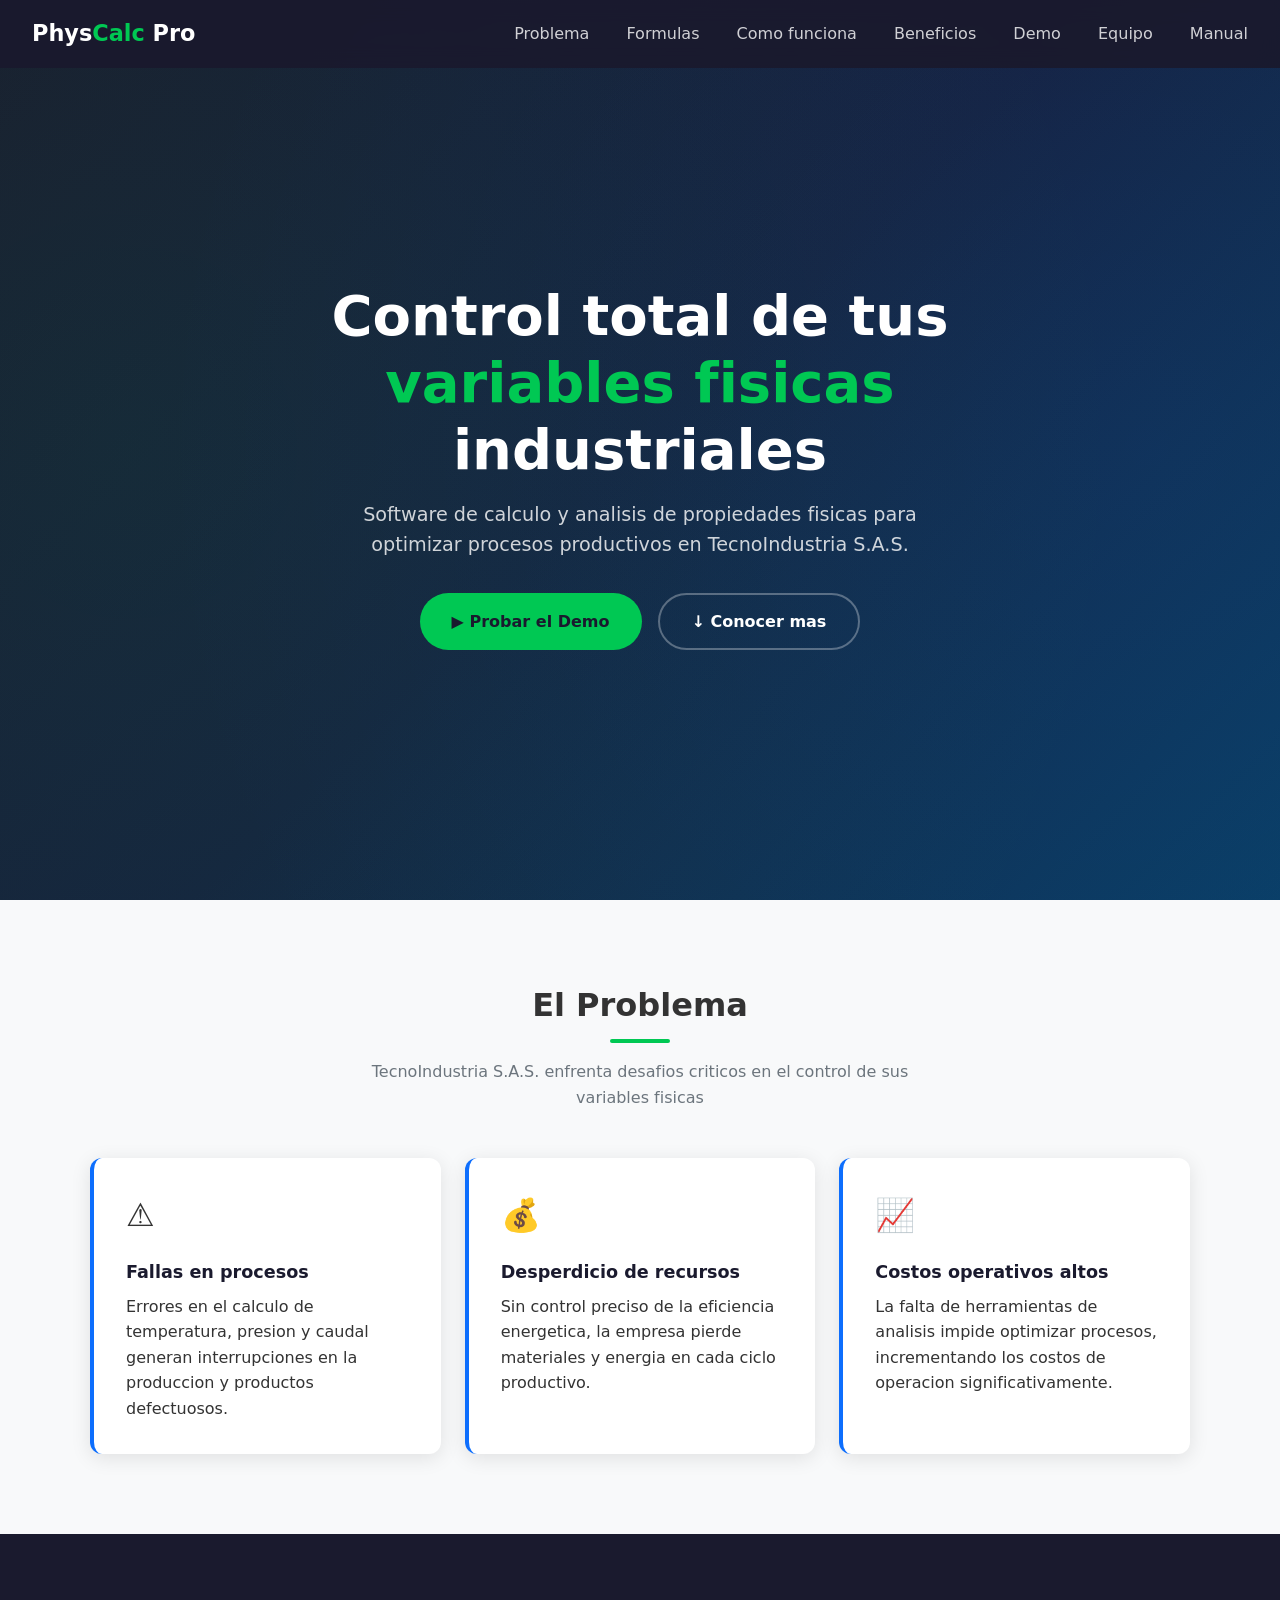
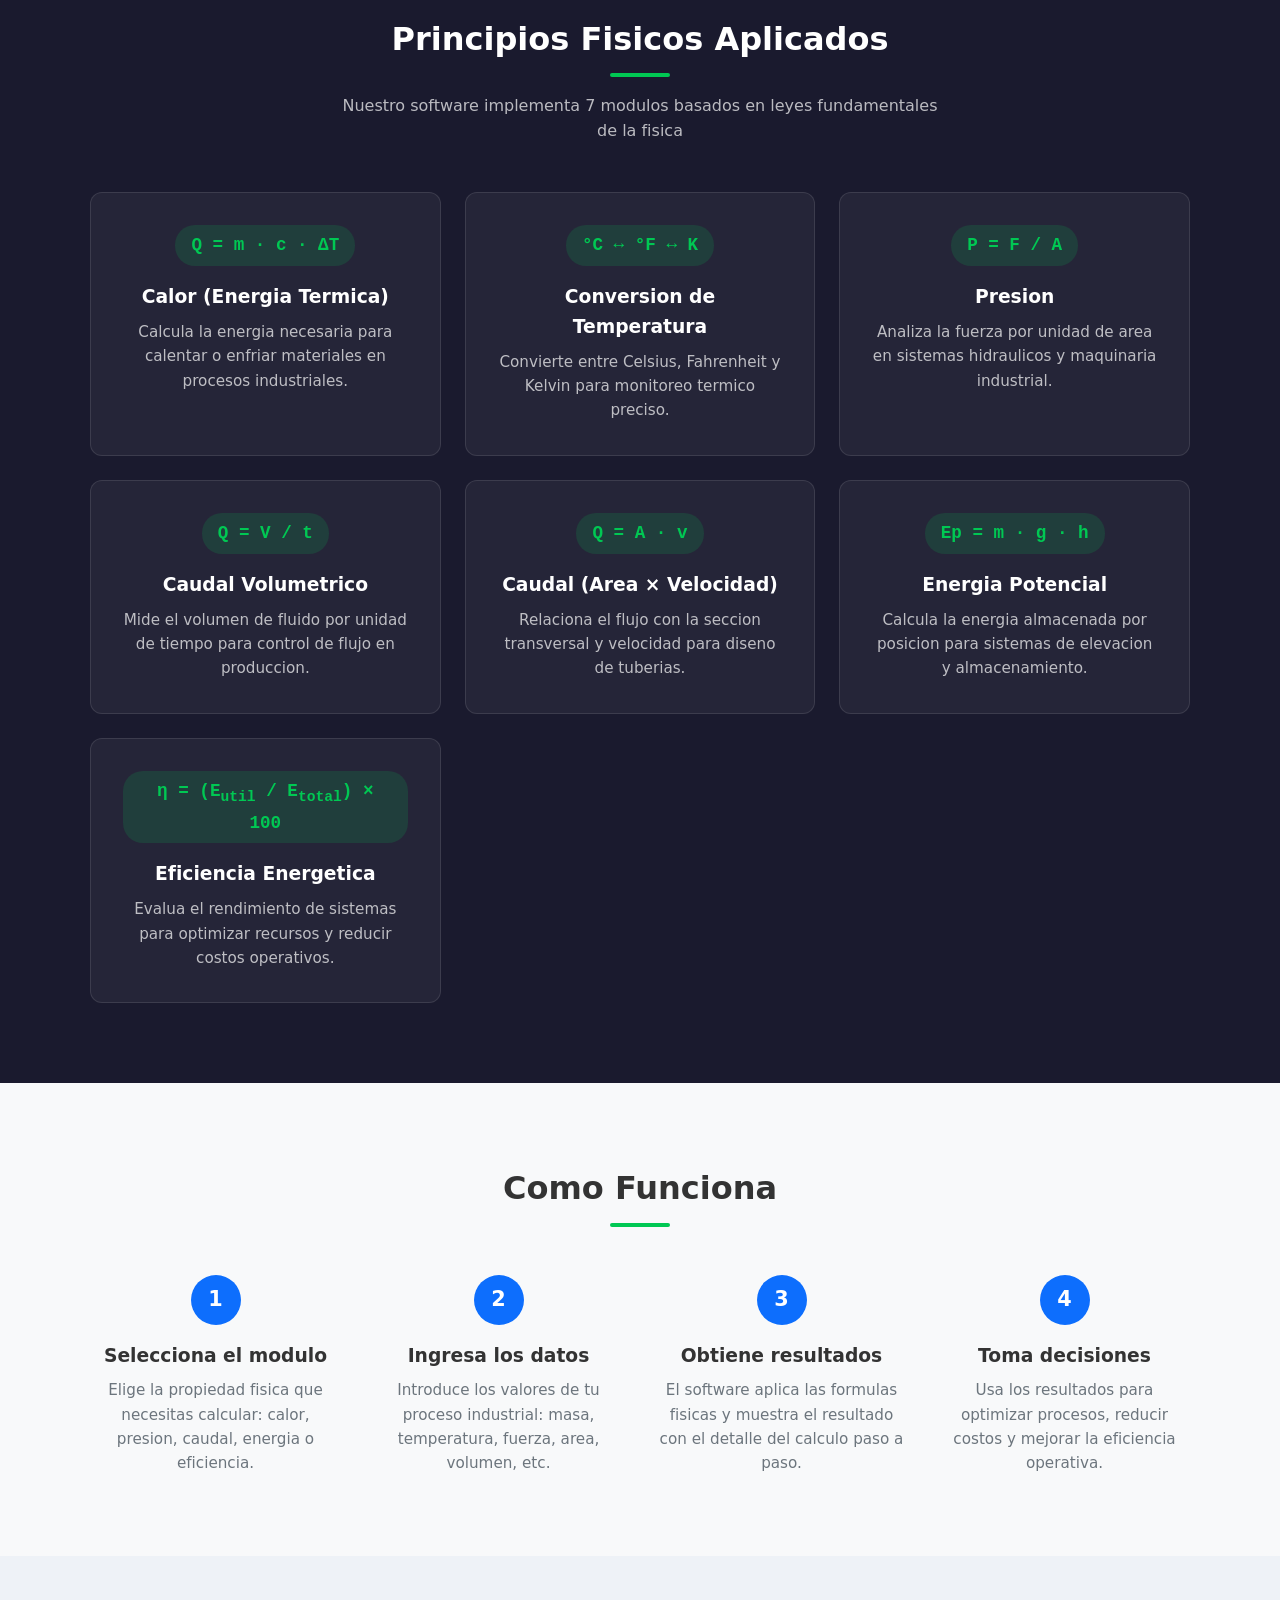
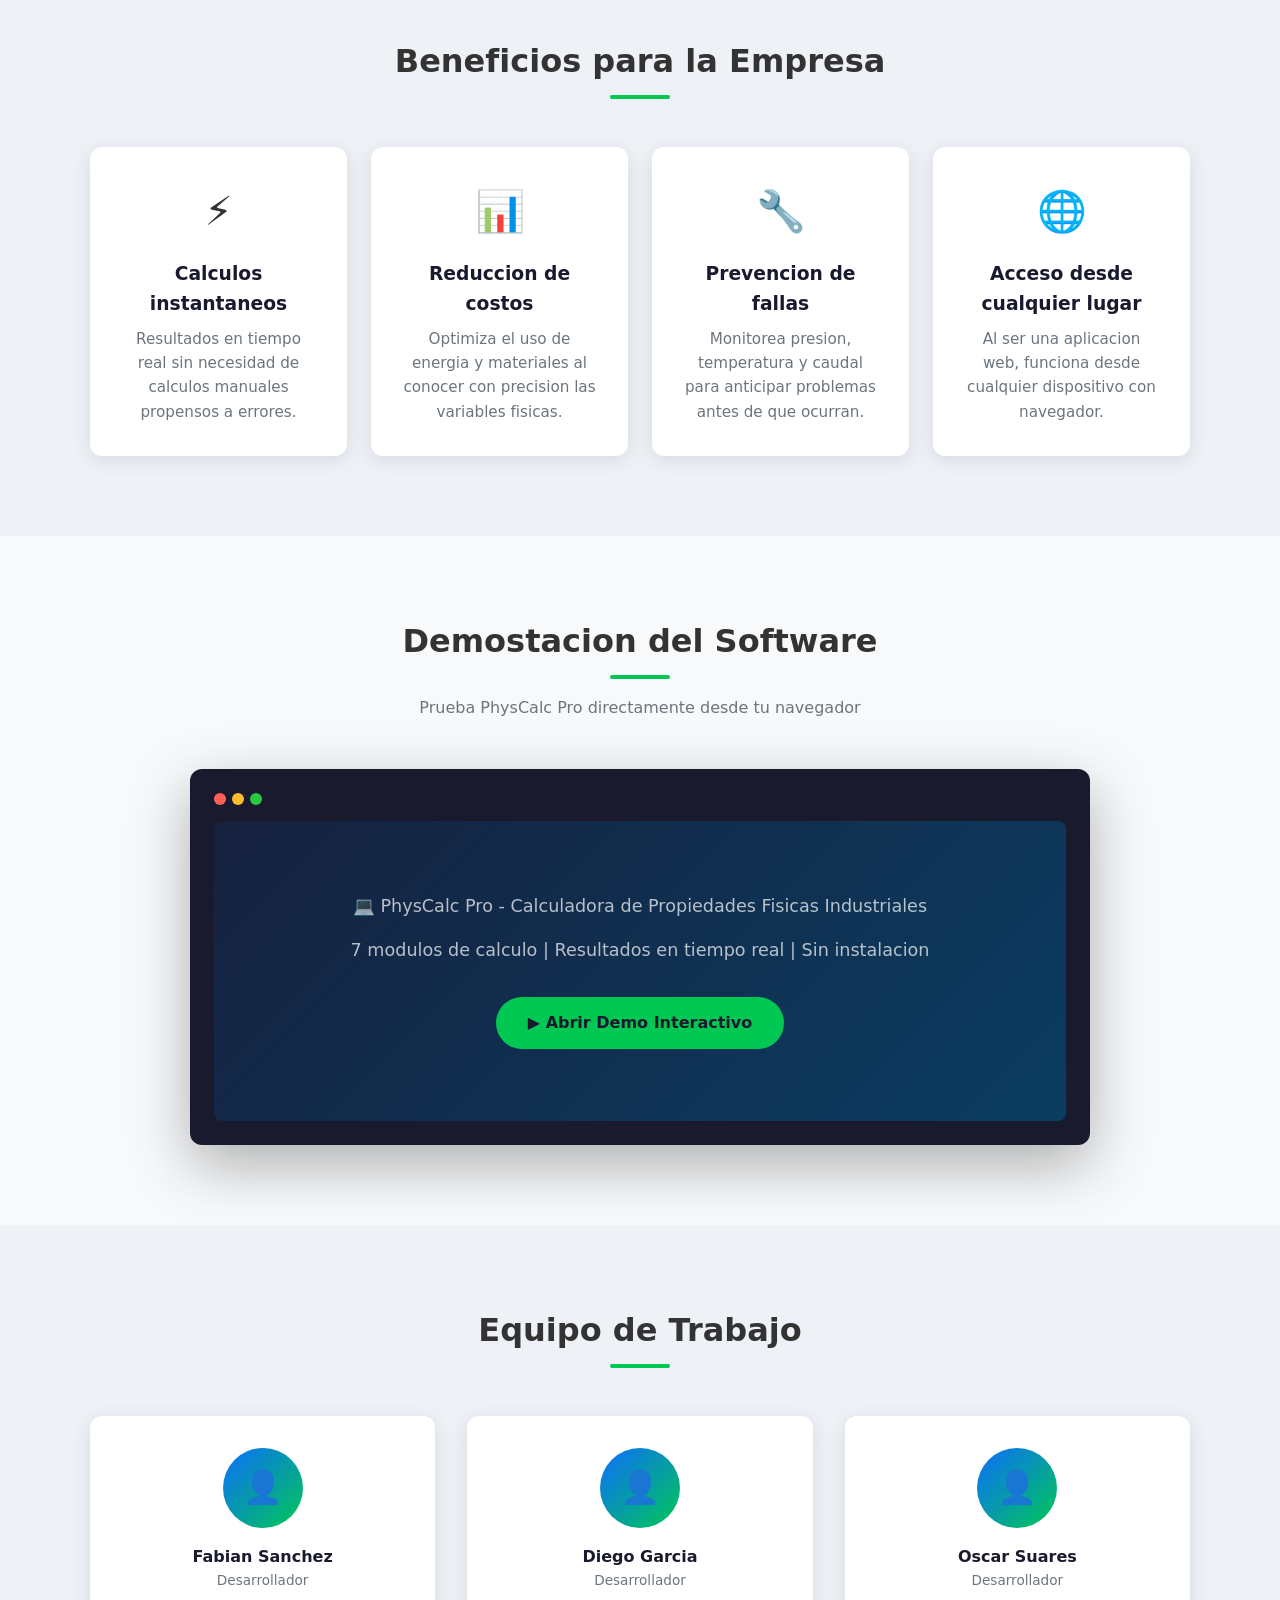
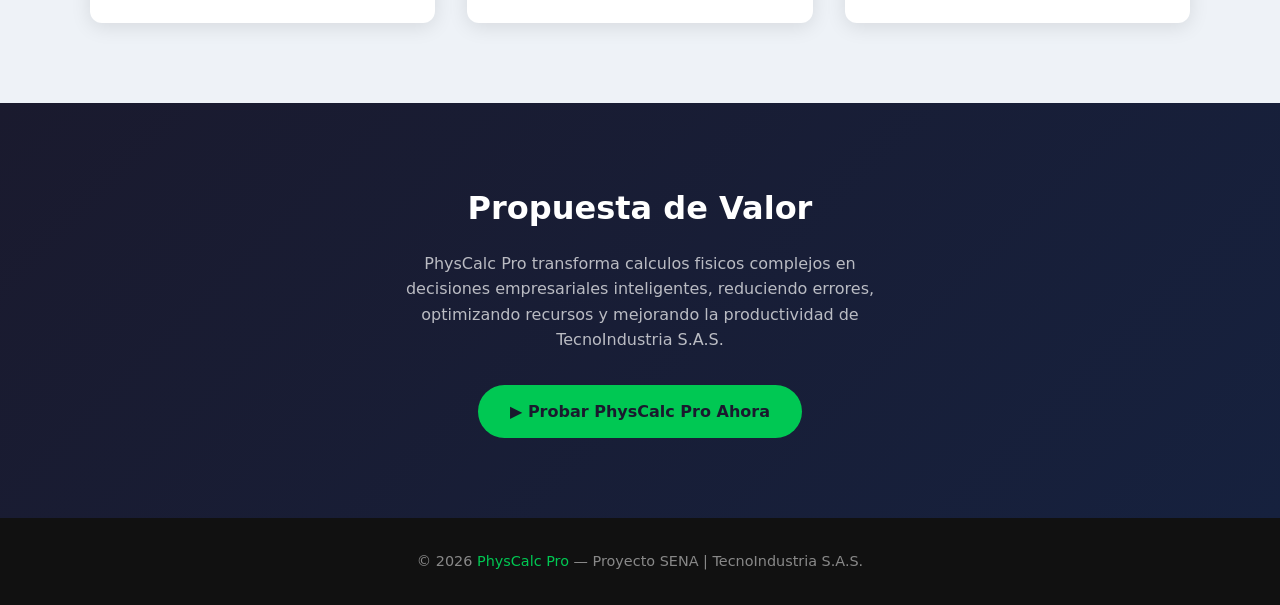
<file: index.html>
<!DOCTYPE html>
<html lang="es">
<head>
  <meta charset="UTF-8">
  <meta name="viewport" content="width=device-width, initial-scale=1.0">
  <title>PhysCalc Pro - Software de Calculo Fisico Industrial</title>
  <link rel="stylesheet" href="css/style.css">
</head>
<body>

  <!-- NAVBAR -->
  <header class="navbar">
    <a href="#" class="logo">Phys<span>Calc</span> Pro</a>
    <button class="nav-toggle" aria-label="Menu">&#9776;</button>
    <nav>
      <a href="#problema">Problema</a>
      <a href="#formulas">Formulas</a>
      <a href="#como-funciona">Como funciona</a>
      <a href="#beneficios">Beneficios</a>
      <a href="#demo">Demo</a>
      <a href="#equipo">Equipo</a>
      <a href="manual-usuario.html">Manual</a>
    </nav>
  </header>

  <!-- HERO -->
  <section class="hero">
    <div class="hero-content">
      <h1>Control total de tus<br><span class="highlight">variables fisicas</span> industriales</h1>
      <p>Software de calculo y analisis de propiedades fisicas para optimizar procesos productivos en TecnoIndustria S.A.S.</p>
      <div class="hero-buttons">
        <a href="app.html" class="btn btn-primary">&#9654; Probar el Demo</a>
        <a href="#formulas" class="btn btn-outline">&#8595; Conocer mas</a>
      </div>
    </div>
  </section>

  <!-- PROBLEMA -->
  <section class="section" id="problema">
    <div class="container">
      <div class="section-title">
        <h2>El Problema</h2>
        <div class="bar"></div>
        <p>TecnoIndustria S.A.S. enfrenta desafios criticos en el control de sus variables fisicas</p>
      </div>
      <div class="problem-grid">
        <div class="problem-card">
          <div class="icon">&#9888;</div>
          <h3>Fallas en procesos</h3>
          <p>Errores en el calculo de temperatura, presion y caudal generan interrupciones en la produccion y productos defectuosos.</p>
        </div>
        <div class="problem-card">
          <div class="icon">&#128176;</div>
          <h3>Desperdicio de recursos</h3>
          <p>Sin control preciso de la eficiencia energetica, la empresa pierde materiales y energia en cada ciclo productivo.</p>
        </div>
        <div class="problem-card">
          <div class="icon">&#128200;</div>
          <h3>Costos operativos altos</h3>
          <p>La falta de herramientas de analisis impide optimizar procesos, incrementando los costos de operacion significativamente.</p>
        </div>
      </div>
    </div>
  </section>

  <!-- PRINCIPIOS FISICOS / FORMULAS -->
  <section class="section section-dark" id="formulas">
    <div class="container">
      <div class="section-title">
        <h2>Principios Fisicos Aplicados</h2>
        <div class="bar"></div>
        <p>Nuestro software implementa 7 modulos basados en leyes fundamentales de la fisica</p>
      </div>
      <div class="features-grid">
        <div class="feature-card">
          <div class="formula">Q = m &middot; c &middot; &Delta;T</div>
          <h3>Calor (Energia Termica)</h3>
          <p>Calcula la energia necesaria para calentar o enfriar materiales en procesos industriales.</p>
        </div>
        <div class="feature-card">
          <div class="formula">&deg;C &harr; &deg;F &harr; K</div>
          <h3>Conversion de Temperatura</h3>
          <p>Convierte entre Celsius, Fahrenheit y Kelvin para monitoreo termico preciso.</p>
        </div>
        <div class="feature-card">
          <div class="formula">P = F / A</div>
          <h3>Presion</h3>
          <p>Analiza la fuerza por unidad de area en sistemas hidraulicos y maquinaria industrial.</p>
        </div>
        <div class="feature-card">
          <div class="formula">Q = V / t</div>
          <h3>Caudal Volumetrico</h3>
          <p>Mide el volumen de fluido por unidad de tiempo para control de flujo en produccion.</p>
        </div>
        <div class="feature-card">
          <div class="formula">Q = A &middot; v</div>
          <h3>Caudal (Area &times; Velocidad)</h3>
          <p>Relaciona el flujo con la seccion transversal y velocidad para diseno de tuberias.</p>
        </div>
        <div class="feature-card">
          <div class="formula">Ep = m &middot; g &middot; h</div>
          <h3>Energia Potencial</h3>
          <p>Calcula la energia almacenada por posicion para sistemas de elevacion y almacenamiento.</p>
        </div>
        <div class="feature-card">
          <div class="formula">&eta; = (E<sub>util</sub> / E<sub>total</sub>) &times; 100</div>
          <h3>Eficiencia Energetica</h3>
          <p>Evalua el rendimiento de sistemas para optimizar recursos y reducir costos operativos.</p>
        </div>
      </div>
    </div>
  </section>

  <!-- COMO FUNCIONA -->
  <section class="section" id="como-funciona">
    <div class="container">
      <div class="section-title">
        <h2>Como Funciona</h2>
        <div class="bar"></div>
      </div>
      <div class="steps">
        <div class="step">
          <h3>Selecciona el modulo</h3>
          <p>Elige la propiedad fisica que necesitas calcular: calor, presion, caudal, energia o eficiencia.</p>
        </div>
        <div class="step">
          <h3>Ingresa los datos</h3>
          <p>Introduce los valores de tu proceso industrial: masa, temperatura, fuerza, area, volumen, etc.</p>
        </div>
        <div class="step">
          <h3>Obtiene resultados</h3>
          <p>El software aplica las formulas fisicas y muestra el resultado con el detalle del calculo paso a paso.</p>
        </div>
        <div class="step">
          <h3>Toma decisiones</h3>
          <p>Usa los resultados para optimizar procesos, reducir costos y mejorar la eficiencia operativa.</p>
        </div>
      </div>
    </div>
  </section>

  <!-- BENEFICIOS -->
  <section class="section section-alt" id="beneficios">
    <div class="container">
      <div class="section-title">
        <h2>Beneficios para la Empresa</h2>
        <div class="bar"></div>
      </div>
      <div class="benefits-grid">
        <div class="benefit-card">
          <div class="icon">&#9889;</div>
          <h3>Calculos instantaneos</h3>
          <p>Resultados en tiempo real sin necesidad de calculos manuales propensos a errores.</p>
        </div>
        <div class="benefit-card">
          <div class="icon">&#128202;</div>
          <h3>Reduccion de costos</h3>
          <p>Optimiza el uso de energia y materiales al conocer con precision las variables fisicas.</p>
        </div>
        <div class="benefit-card">
          <div class="icon">&#128295;</div>
          <h3>Prevencion de fallas</h3>
          <p>Monitorea presion, temperatura y caudal para anticipar problemas antes de que ocurran.</p>
        </div>
        <div class="benefit-card">
          <div class="icon">&#127760;</div>
          <h3>Acceso desde cualquier lugar</h3>
          <p>Al ser una aplicacion web, funciona desde cualquier dispositivo con navegador.</p>
        </div>
      </div>
    </div>
  </section>

  <!-- DEMO / SCREENSHOT -->
  <section class="section" id="demo">
    <div class="container">
      <div class="section-title">
        <h2>Demostacion del Software</h2>
        <div class="bar"></div>
        <p>Prueba PhysCalc Pro directamente desde tu navegador</p>
      </div>
      <div class="screenshot-wrapper">
        <div class="screenshot-bar">
          <span></span><span></span><span></span>
        </div>
        <div class="screenshot-placeholder">
          <p>&#128187; PhysCalc Pro - Calculadora de Propiedades Fisicas Industriales</p>
          <p>7 modulos de calculo | Resultados en tiempo real | Sin instalacion</p>
          <a href="app.html" class="btn btn-primary">&#9654; Abrir Demo Interactivo</a>
        </div>
      </div>
    </div>
  </section>

  <!-- EQUIPO -->
  <section class="section section-alt" id="equipo">
    <div class="container">
      <div class="section-title">
        <h2>Equipo de Trabajo</h2>
        <div class="bar"></div>
      </div>
      <div class="team-grid">
        <div class="team-member">
          <div class="avatar">&#128100;</div>
          <h3>Fabian Sanchez</h3>
          <p>Desarrollador</p>
        </div>
        <div class="team-member">
          <div class="avatar">&#128100;</div>
          <h3>Diego Garcia</h3>
          <p>Desarrollador</p>
        </div>
        <div class="team-member">
          <div class="avatar">&#128100;</div>
          <h3>Oscar Suares</h3>
          <p>Desarrollador</p>
        </div>
      </div>
    </div>
  </section>

  <!-- PROPUESTA DE VALOR -->
  <section class="cta">
    <h2>Propuesta de Valor</h2>
    <p>PhysCalc Pro transforma calculos fisicos complejos en decisiones empresariales inteligentes, reduciendo errores, optimizando recursos y mejorando la productividad de TecnoIndustria S.A.S.</p>
    <a href="app.html" class="btn btn-primary">&#9654; Probar PhysCalc Pro Ahora</a>
  </section>

  <!-- FOOTER -->
  <footer class="footer">
    <p>&copy; 2026 <span>PhysCalc Pro</span> &mdash; Proyecto SENA | TecnoIndustria S.A.S.</p>
  </footer>

  <script src="js/app.js"></script>
</body>
</html>
</file>
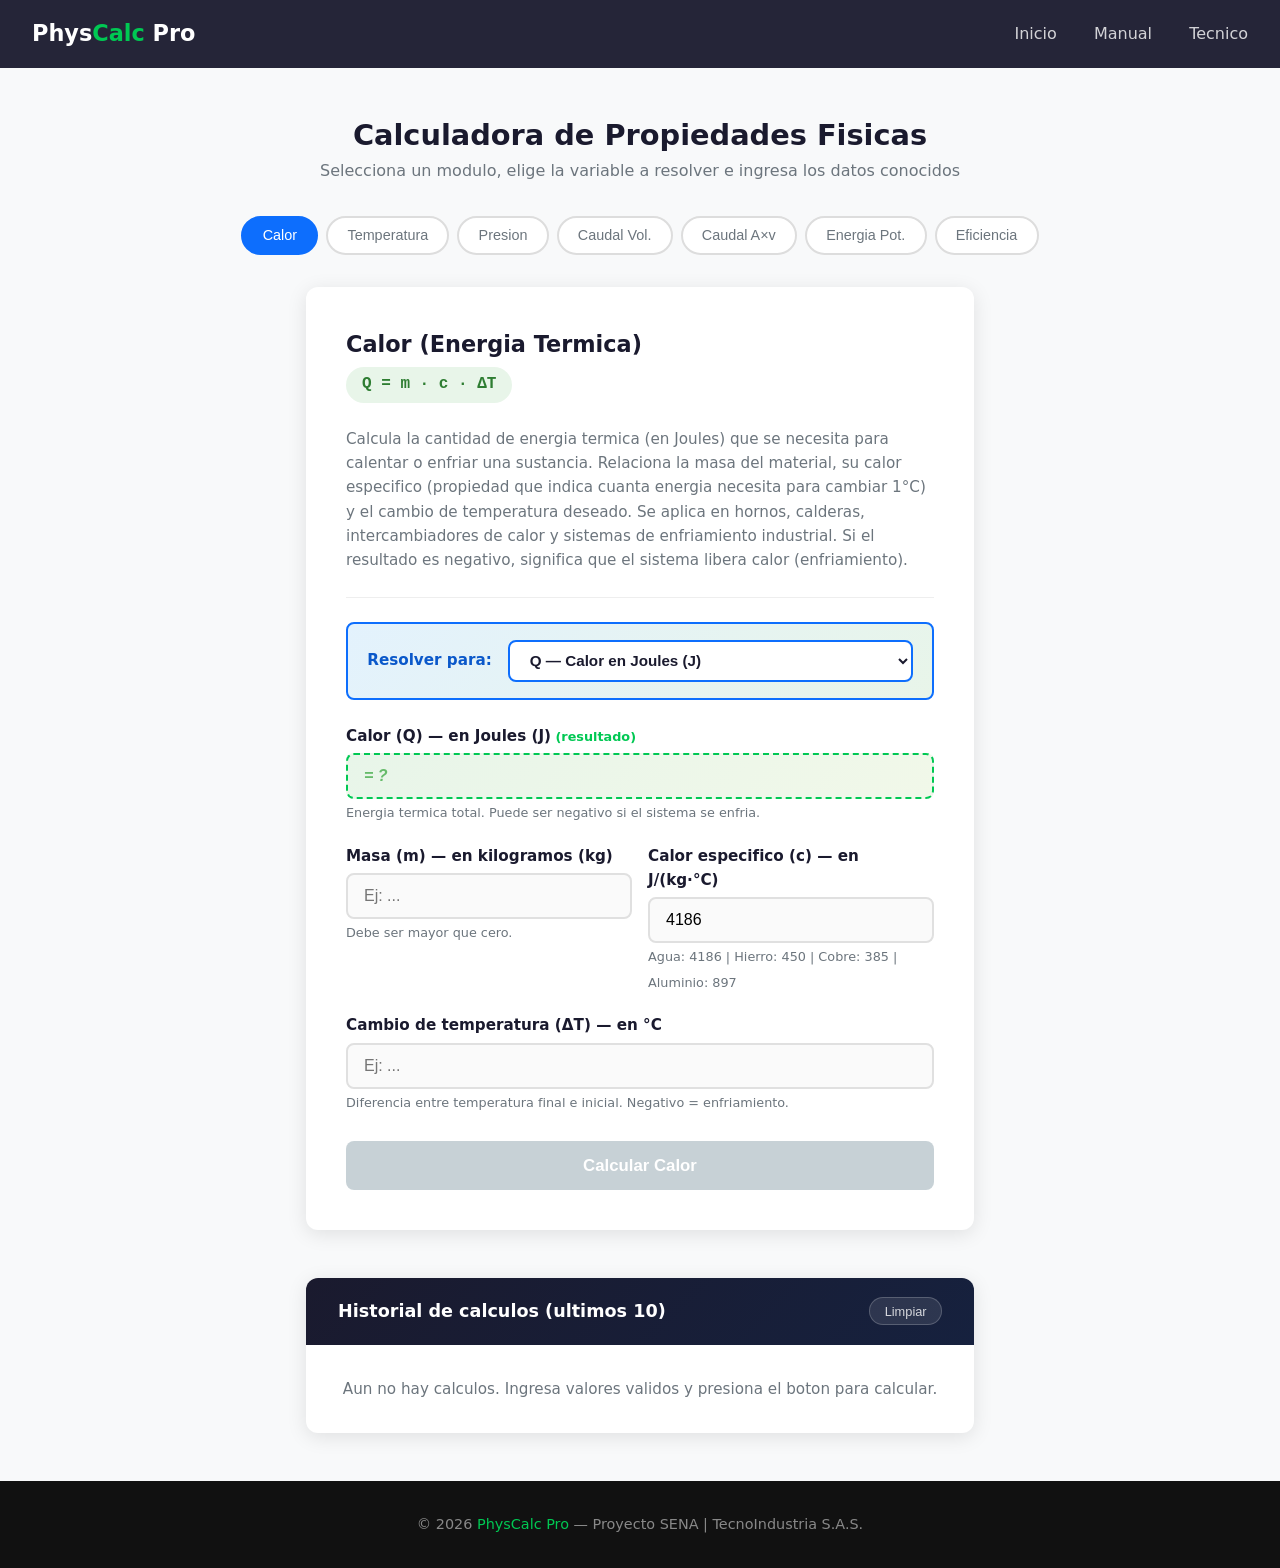
<file: app.html>
<!DOCTYPE html>
<html lang="es">
<head>
  <meta charset="UTF-8">
  <meta name="viewport" content="width=device-width, initial-scale=1.0">
  <title>PhysCalc Pro - Calculadora</title>
  <link rel="stylesheet" href="css/style.css">
</head>
<body>

  <!-- NAVBAR -->
  <header class="navbar">
    <a href="index.html" class="logo">Phys<span>Calc</span> Pro</a>
    <button class="nav-toggle" aria-label="Menu">&#9776;</button>
    <nav>
      <a href="index.html">Inicio</a>
      <a href="manual-usuario.html">Manual</a>
      <a href="manual-tecnico.html">Tecnico</a>
    </nav>
  </header>

  <div class="app-container">

    <div class="app-header">
      <h1>Calculadora de Propiedades Fisicas</h1>
      <p>Selecciona un modulo, elige la variable a resolver e ingresa los datos conocidos</p>
    </div>

    <!-- TABS -->
    <div class="calc-tabs">
      <button class="calc-tab active" data-target="panel-calor">Calor</button>
      <button class="calc-tab" data-target="panel-temp">Temperatura</button>
      <button class="calc-tab" data-target="panel-presion">Presion</button>
      <button class="calc-tab" data-target="panel-caudal-vol">Caudal Vol.</button>
      <button class="calc-tab" data-target="panel-caudal-av">Caudal A&times;v</button>
      <button class="calc-tab" data-target="panel-energia">Energia Pot.</button>
      <button class="calc-tab" data-target="panel-eficiencia">Eficiencia</button>
    </div>

    <div class="calc-panels">

      <!-- ==================== 1. CALOR ==================== -->
      <div class="calc-panel active" id="panel-calor">
        <h2>Calor (Energia Termica)</h2>
        <div class="formula-display">Q = m &middot; c &middot; &Delta;T</div>
        <p class="description">
          Calcula la cantidad de energia termica (en Joules) que se necesita para calentar o enfriar una sustancia.
          Relaciona la masa del material, su calor especifico (propiedad que indica cuanta energia necesita para cambiar 1°C)
          y el cambio de temperatura deseado. Se aplica en hornos, calderas, intercambiadores de calor y sistemas de enfriamiento industrial.
          Si el resultado es negativo, significa que el sistema libera calor (enfriamiento).
        </p>

        <div class="solve-for-group">
          <label for="calor-solve">Resolver para:</label>
          <select id="calor-solve" class="solve-for-select" aria-label="Variable a resolver">
            <option value="Q" selected>Q &mdash; Calor en Joules (J)</option>
            <option value="m">m &mdash; Masa en kilogramos (kg)</option>
            <option value="c">c &mdash; Calor especifico en J/(kg&middot;&deg;C)</option>
            <option value="dT">&Delta;T &mdash; Cambio de temperatura en &deg;C</option>
          </select>
        </div>

        <div class="form-group">
          <label for="calor-q">Calor (Q) &mdash; en Joules (J)</label>
          <input type="number" id="calor-q" step="any">
          <small>Energia termica total. Puede ser negativo si el sistema se enfria.</small>
        </div>

        <div class="input-row">
          <div class="form-group">
            <label for="calor-m">Masa (m) &mdash; en kilogramos (kg)</label>
            <input type="number" id="calor-m" step="any" min="0.0001">
            <small>Debe ser mayor que cero.</small>
          </div>
          <div class="form-group">
            <label for="calor-c">Calor especifico (c) &mdash; en J/(kg&middot;&deg;C)</label>
            <input type="number" id="calor-c" step="any" min="0.0001" value="4186">
            <small>Agua: 4186 | Hierro: 450 | Cobre: 385 | Aluminio: 897</small>
          </div>
        </div>

        <div class="form-group">
          <label for="calor-dt">Cambio de temperatura (&Delta;T) &mdash; en &deg;C</label>
          <input type="number" id="calor-dt" step="any">
          <small>Diferencia entre temperatura final e inicial. Negativo = enfriamiento.</small>
        </div>

        <button class="btn-calc" onclick="calcFormula('panel-calor')" disabled>Calcular Calor</button>

        <div class="result-box" aria-live="polite">
          <div class="result-label"></div>
          <div class="result-value"></div>
          <div class="result-detail"></div>
        </div>
      </div>

      <!-- ==================== 2. TEMPERATURA ==================== -->
      <div class="calc-panel" id="panel-temp">
        <h2>Conversion de Temperatura</h2>
        <div class="formula-display">&deg;C = (&deg;F - 32) / 1.8 &nbsp;|&nbsp; K = &deg;C + 273.15</div>
        <p class="description">
          Convierte un valor de temperatura entre las tres escalas mas usadas: Celsius (&deg;C), Fahrenheit (&deg;F) y Kelvin (K).
          Celsius se usa en la mayoria de paises y procesos industriales. Fahrenheit se usa en Estados Unidos.
          Kelvin es la escala absoluta usada en ciencia e ingenieria (0 K = -273.15 &deg;C es la temperatura mas baja posible).
          Ninguna temperatura puede estar por debajo del cero absoluto.
        </p>

        <div class="input-row">
          <div class="form-group">
            <label for="temp-from">Escala de la temperatura que vas a ingresar</label>
            <select id="temp-from">
              <option value="C">Celsius (&deg;C)</option>
              <option value="F">Fahrenheit (&deg;F)</option>
              <option value="K">Kelvin (K)</option>
            </select>
            <small>Selecciona primero en que escala esta tu dato.</small>
          </div>
          <div class="form-group">
            <label for="temp-val">Valor de temperatura (en la escala seleccionada)</label>
            <input type="number" id="temp-val" placeholder="Ej: 100" step="any">
            <small>Min segun escala: -273.15 &deg;C | -459.67 &deg;F | 0 K</small>
          </div>
        </div>

        <button class="btn-calc" onclick="calcTemp()" disabled>Convertir Temperatura</button>

        <div class="result-box" aria-live="polite">
          <div class="result-label"></div>
          <div class="result-value"></div>
          <div class="result-detail"></div>
        </div>
      </div>

      <!-- ==================== 3. PRESION ==================== -->
      <div class="calc-panel" id="panel-presion">
        <h2>Presion</h2>
        <div class="formula-display">P = F / A</div>
        <p class="description">
          Calcula la presion que ejerce una fuerza sobre una superficie. La presion se mide en Pascales (Pa),
          donde 1 Pa = 1 N/m². Puedes resolver para la presion, la fuerza necesaria o el area requerida.
          Se aplica en sistemas hidraulicos, neumaticos, prensas industriales y maquinaria pesada.
          Referencia: 1 atmosfera = 101,325 Pa.
        </p>

        <div class="solve-for-group">
          <label for="presion-solve">Resolver para:</label>
          <select id="presion-solve" class="solve-for-select">
            <option value="P" selected>P &mdash; Presion en Pascales (Pa)</option>
            <option value="F">F &mdash; Fuerza en Newtons (N)</option>
            <option value="A">A &mdash; Area en metros cuadrados (m&sup2;)</option>
          </select>
        </div>

        <div class="form-group">
          <label for="presion-p">Presion (P) &mdash; en Pascales (Pa)</label>
          <input type="number" id="presion-p" step="any" min="0">
          <small>1 atm = 101325 Pa | 1 bar = 100000 Pa</small>
        </div>

        <div class="input-row">
          <div class="form-group">
            <label for="presion-f">Fuerza (F) &mdash; en Newtons (N)</label>
            <input type="number" id="presion-f" step="any" min="0">
            <small>Magnitud de la fuerza aplicada. Debe ser &ge; 0.</small>
          </div>
          <div class="form-group">
            <label for="presion-a">Area (A) &mdash; en metros cuadrados (m&sup2;)</label>
            <input type="number" id="presion-a" step="any" min="0.0001">
            <small>Superficie sobre la que se aplica la fuerza. Debe ser &gt; 0.</small>
          </div>
        </div>

        <button class="btn-calc" onclick="calcFormula('panel-presion')" disabled>Calcular Presion</button>

        <div class="result-box" aria-live="polite">
          <div class="result-label"></div>
          <div class="result-value"></div>
          <div class="result-detail"></div>
        </div>
      </div>

      <!-- ==================== 4. CAUDAL VOLUMETRICO ==================== -->
      <div class="calc-panel" id="panel-caudal-vol">
        <h2>Caudal Volumetrico</h2>
        <div class="formula-display">Q = V / t</div>
        <p class="description">
          Determina el volumen de fluido que pasa por un punto en un tiempo determinado, o viceversa.
          El caudal se mide en m&sup3;/s. Tambien conocido como flujo volumetrico.
          Se utiliza para controlar el flujo en procesos productivos, sistemas de riego, distribucion de agua
          y cualquier sistema de tuberias. Referencia: 1 m&sup3;/s = 1000 litros/s.
        </p>

        <div class="solve-for-group">
          <label for="caudalvol-solve">Resolver para:</label>
          <select id="caudalvol-solve" class="solve-for-select">
            <option value="Q" selected>Q &mdash; Caudal en m&sup3;/s</option>
            <option value="V">V &mdash; Volumen en m&sup3;</option>
            <option value="t">t &mdash; Tiempo en segundos (s)</option>
          </select>
        </div>

        <div class="form-group">
          <label for="caudalvol-q">Caudal (Q) &mdash; en m&sup3;/s</label>
          <input type="number" id="caudalvol-q" step="any" min="0.0001">
          <small>Volumen de fluido por unidad de tiempo.</small>
        </div>

        <div class="input-row">
          <div class="form-group">
            <label for="caudalvol-v">Volumen (V) &mdash; en metros cubicos (m&sup3;)</label>
            <input type="number" id="caudalvol-v" step="any" min="0.0001">
            <small>Cantidad de fluido que pasa. Debe ser &gt; 0.</small>
          </div>
          <div class="form-group">
            <label for="caudalvol-t">Tiempo (t) &mdash; en segundos (s)</label>
            <input type="number" id="caudalvol-t" step="any" min="0.0001">
            <small>Duracion del flujo. Debe ser &gt; 0.</small>
          </div>
        </div>

        <button class="btn-calc" onclick="calcFormula('panel-caudal-vol')" disabled>Calcular Caudal</button>

        <div class="result-box" aria-live="polite">
          <div class="result-label"></div>
          <div class="result-value"></div>
          <div class="result-detail"></div>
        </div>
      </div>

      <!-- ==================== 5. CAUDAL A×v ==================== -->
      <div class="calc-panel" id="panel-caudal-av">
        <h2>Caudal por Area y Velocidad</h2>
        <div class="formula-display">Q = A &middot; v</div>
        <p class="description">
          Calcula el caudal a partir del area de la seccion transversal de una tuberia y la velocidad del fluido,
          o despeja cualquiera de las tres variables. Se basa en la ecuacion de continuidad para fluidos incompresibles.
          Se usa en el diseno y dimensionamiento de tuberias, ductos de ventilacion y sistemas de bombeo industrial.
        </p>

        <div class="solve-for-group">
          <label for="caudalav-solve">Resolver para:</label>
          <select id="caudalav-solve" class="solve-for-select">
            <option value="Q" selected>Q &mdash; Caudal en m&sup3;/s</option>
            <option value="A">A &mdash; Area de seccion en m&sup2;</option>
            <option value="v">v &mdash; Velocidad del fluido en m/s</option>
          </select>
        </div>

        <div class="form-group">
          <label for="caudalav-q">Caudal (Q) &mdash; en m&sup3;/s</label>
          <input type="number" id="caudalav-q" step="any" min="0.0001">
          <small>Flujo total que pasa por la tuberia.</small>
        </div>

        <div class="input-row">
          <div class="form-group">
            <label for="caudalav-a">Area de seccion (A) &mdash; en m&sup2;</label>
            <input type="number" id="caudalav-a" step="any" min="0.0001">
            <small>Seccion transversal interna de la tuberia. Debe ser &gt; 0.</small>
          </div>
          <div class="form-group">
            <label for="caudalav-v">Velocidad del fluido (v) &mdash; en m/s</label>
            <input type="number" id="caudalav-v" step="any" min="0.0001">
            <small>Rapidez con la que se mueve el fluido. Debe ser &gt; 0.</small>
          </div>
        </div>

        <button class="btn-calc" onclick="calcFormula('panel-caudal-av')" disabled>Calcular Caudal</button>

        <div class="result-box" aria-live="polite">
          <div class="result-label"></div>
          <div class="result-value"></div>
          <div class="result-detail"></div>
        </div>
      </div>

      <!-- ==================== 6. ENERGIA POTENCIAL ==================== -->
      <div class="calc-panel" id="panel-energia">
        <h2>Energia Potencial Gravitatoria</h2>
        <div class="formula-display">Ep = m &middot; g &middot; h</div>
        <p class="description">
          Calcula la energia almacenada por un objeto debido a su posicion a cierta altura respecto a un punto de referencia.
          Se mide en Joules (J). Permite resolver para cualquier variable: la energia, la masa, la gravedad o la altura.
          Se aplica en gruas, montacargas, sistemas de almacenamiento por bombeo y cualquier sistema de elevacion.
          Tambien sirve para calcular el trabajo necesario para elevar una carga.
          Referencia: Tierra 9.8 m/s&sup2; | Luna 1.6 m/s&sup2; | Marte 3.7 m/s&sup2; | Jupiter 24.8 m/s&sup2;.
        </p>

        <div class="solve-for-group">
          <label for="energia-solve">Resolver para:</label>
          <select id="energia-solve" class="solve-for-select">
            <option value="Ep" selected>Ep &mdash; Energia potencial en Joules (J)</option>
            <option value="m">m &mdash; Masa en kilogramos (kg)</option>
            <option value="g">g &mdash; Gravedad en m/s&sup2;</option>
            <option value="h">h &mdash; Altura en metros (m)</option>
          </select>
        </div>

        <div class="form-group">
          <label for="ep-ep">Energia potencial (Ep) &mdash; en Joules (J)</label>
          <input type="number" id="ep-ep" step="any" min="0">
          <small>Energia almacenada por la posicion del objeto.</small>
        </div>

        <div class="input-row">
          <div class="form-group">
            <label for="ep-m">Masa (m) &mdash; en kilogramos (kg)</label>
            <input type="number" id="ep-m" step="any" min="0.0001">
            <small>Masa del objeto. Debe ser &gt; 0.</small>
          </div>
          <div class="form-group">
            <label for="ep-g">Gravedad (g) &mdash; en m/s&sup2;</label>
            <input type="number" id="ep-g" step="any" min="0.1" max="30" value="9.8">
            <small>Tierra: 9.8 | Luna: 1.6 | Marte: 3.7 | Max: 30</small>
          </div>
        </div>

        <div class="form-group">
          <label for="ep-h">Altura (h) &mdash; en metros (m)</label>
          <input type="number" id="ep-h" step="any" min="0">
          <small>Altura sobre el punto de referencia (suelo). Debe ser &ge; 0.</small>
        </div>

        <button class="btn-calc" onclick="calcFormula('panel-energia')" disabled>Calcular Energia</button>

        <div class="result-box" aria-live="polite">
          <div class="result-label"></div>
          <div class="result-value"></div>
          <div class="result-detail"></div>
        </div>
      </div>

      <!-- ==================== 7. EFICIENCIA ENERGETICA ==================== -->
      <div class="calc-panel" id="panel-eficiencia">
        <h2>Eficiencia Energetica</h2>
        <div class="formula-display">&eta; = (E<sub>util</sub> / E<sub>total</sub>) &times; 100</div>
        <p class="description">
          Mide el porcentaje de energia aprovechada respecto a la energia total suministrada a un sistema.
          Permite identificar perdidas y optimizar el rendimiento. Puedes resolver para la eficiencia,
          la energia util o la energia total. Segun la ley de conservacion de la energia, la eficiencia
          nunca puede superar el 100% y la energia util no puede ser mayor que la total.
          Valores tipicos: Motor electrico 85-95% | Motor de combustion 25-40% | Panel solar 15-22% | Bombilla LED 80-90%.
        </p>

        <div class="solve-for-group">
          <label for="eficiencia-solve">Resolver para:</label>
          <select id="eficiencia-solve" class="solve-for-select">
            <option value="n" selected>&eta; &mdash; Eficiencia en porcentaje (%)</option>
            <option value="Eu">E<sub>util</sub> &mdash; Energia util en Joules (J)</option>
            <option value="Et">E<sub>total</sub> &mdash; Energia total en Joules (J)</option>
          </select>
        </div>

        <div class="form-group">
          <label for="ef-n">Eficiencia (&eta;) &mdash; en porcentaje (%)</label>
          <input type="number" id="ef-n" step="any" min="0" max="100">
          <small>Rango valido: 0% a 100%. No puede superar el 100%.</small>
        </div>

        <div class="input-row">
          <div class="form-group">
            <label for="ef-util">Energia util (E<sub>util</sub>) &mdash; en Joules (J)</label>
            <input type="number" id="ef-util" step="any" min="0">
            <small>Energia efectivamente aprovechada. Debe ser &ge; 0.</small>
          </div>
          <div class="form-group">
            <label for="ef-total">Energia total (E<sub>total</sub>) &mdash; en Joules (J)</label>
            <input type="number" id="ef-total" step="any" min="0.0001">
            <small>Energia total suministrada al sistema. Debe ser &gt; 0.</small>
          </div>
        </div>

        <button class="btn-calc" onclick="calcFormula('panel-eficiencia')" disabled>Calcular Eficiencia</button>

        <div class="result-box" aria-live="polite">
          <div class="result-label"></div>
          <div class="result-value"></div>
          <div class="result-detail"></div>
        </div>
      </div>

    </div><!-- /calc-panels -->

    <!-- HISTORIAL -->
    <div class="history-section">
      <div class="history-card">
        <div class="history-title">
          <h3>Historial de calculos (ultimos 10)</h3>
          <button class="btn-clear-history" onclick="clearHistory()">Limpiar</button>
        </div>
        <div id="history-list"></div>
        <div id="history-empty" class="history-empty">
          Aun no hay calculos. Ingresa valores validos y presiona el boton para calcular.
        </div>
      </div>
    </div>

  </div><!-- /app-container -->

  <footer class="footer">
    <p>&copy; 2026 <span>PhysCalc Pro</span> &mdash; Proyecto SENA | TecnoIndustria S.A.S.</p>
  </footer>

  <script src="js/app.js"></script>
</body>
</html>
</file>
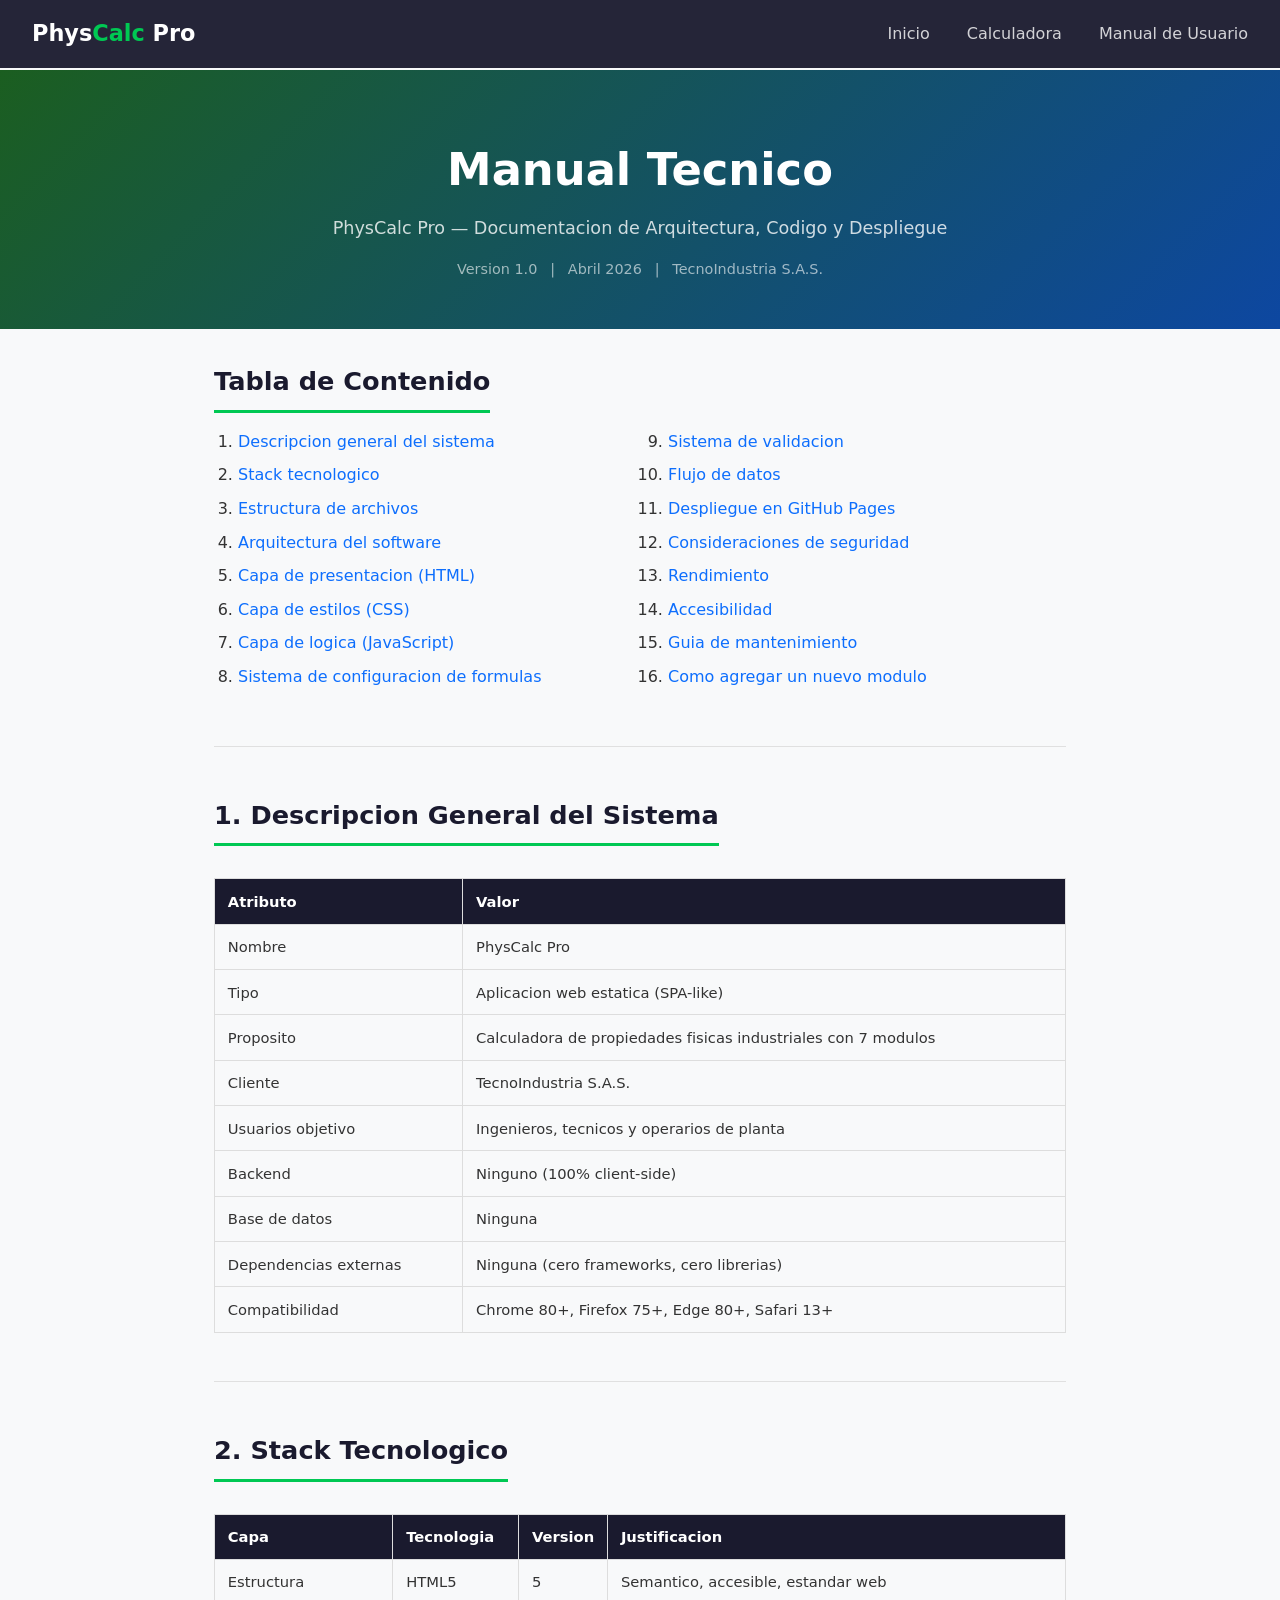
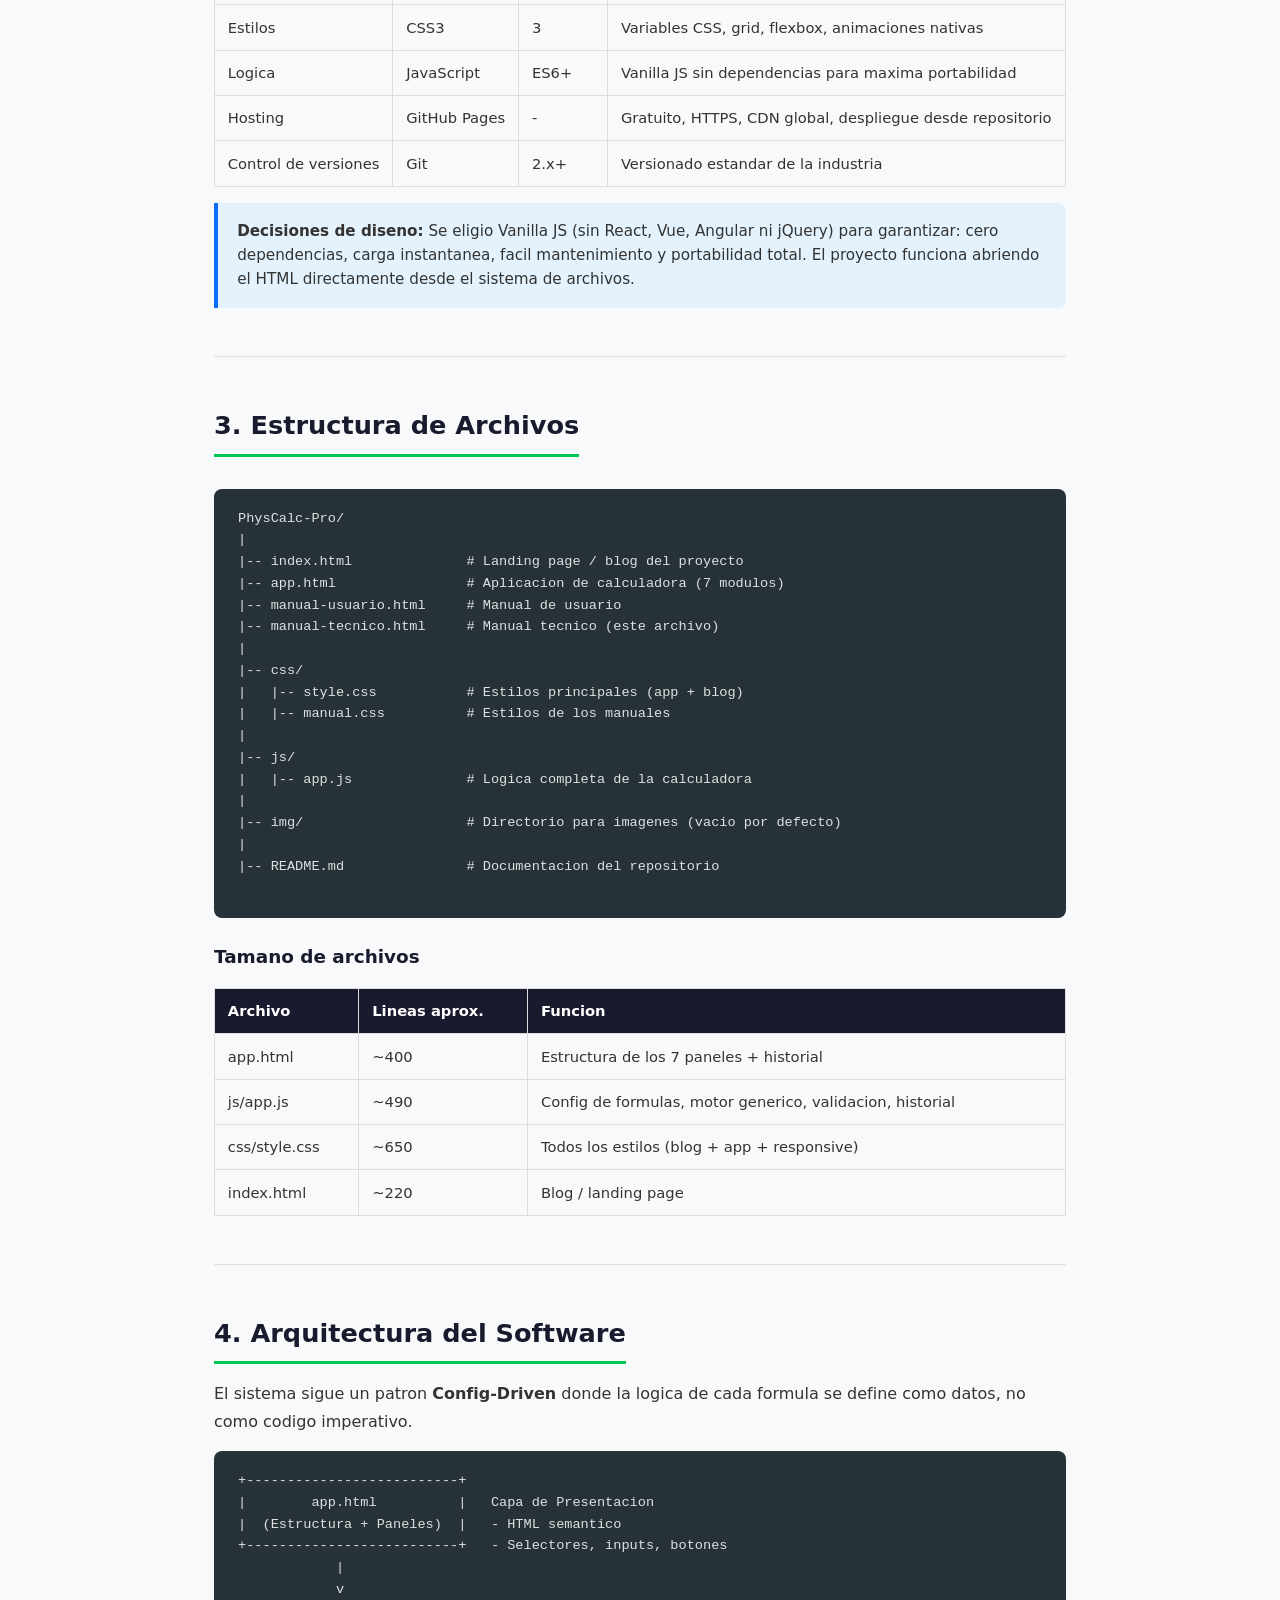
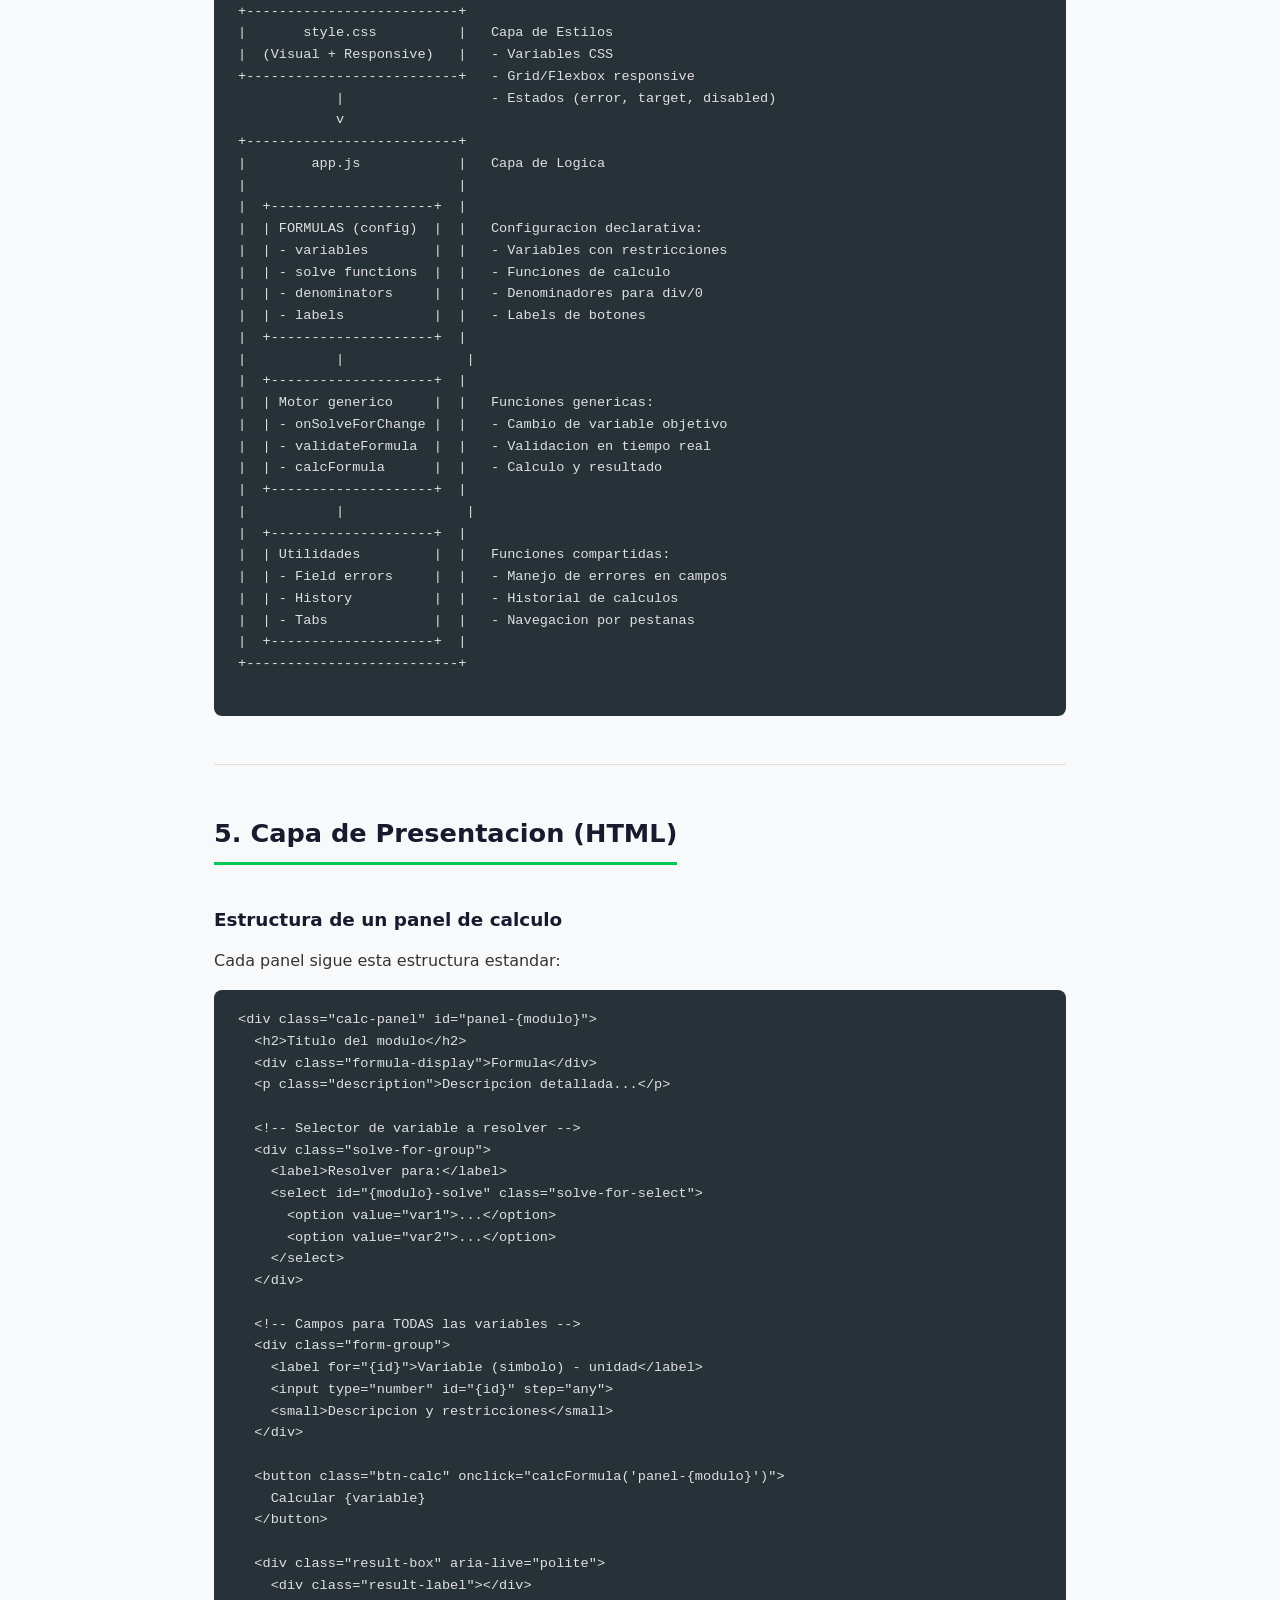
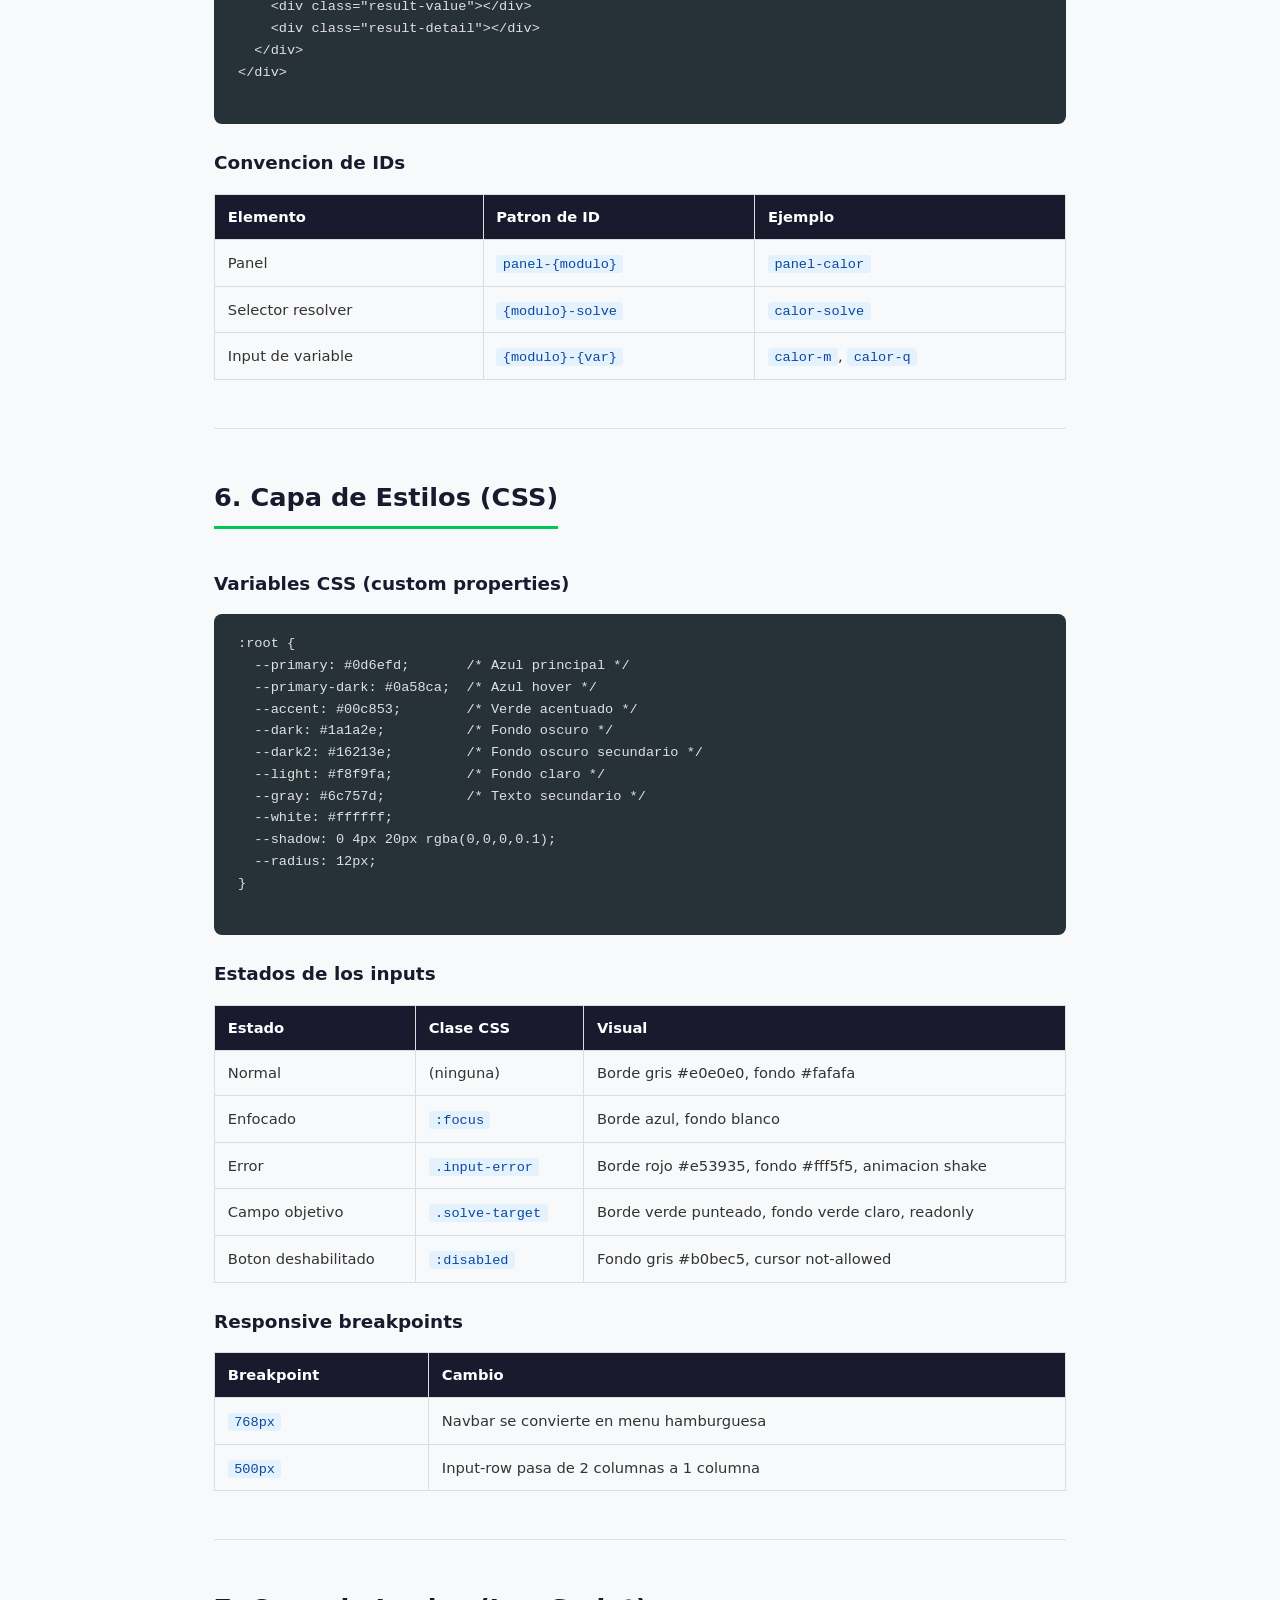
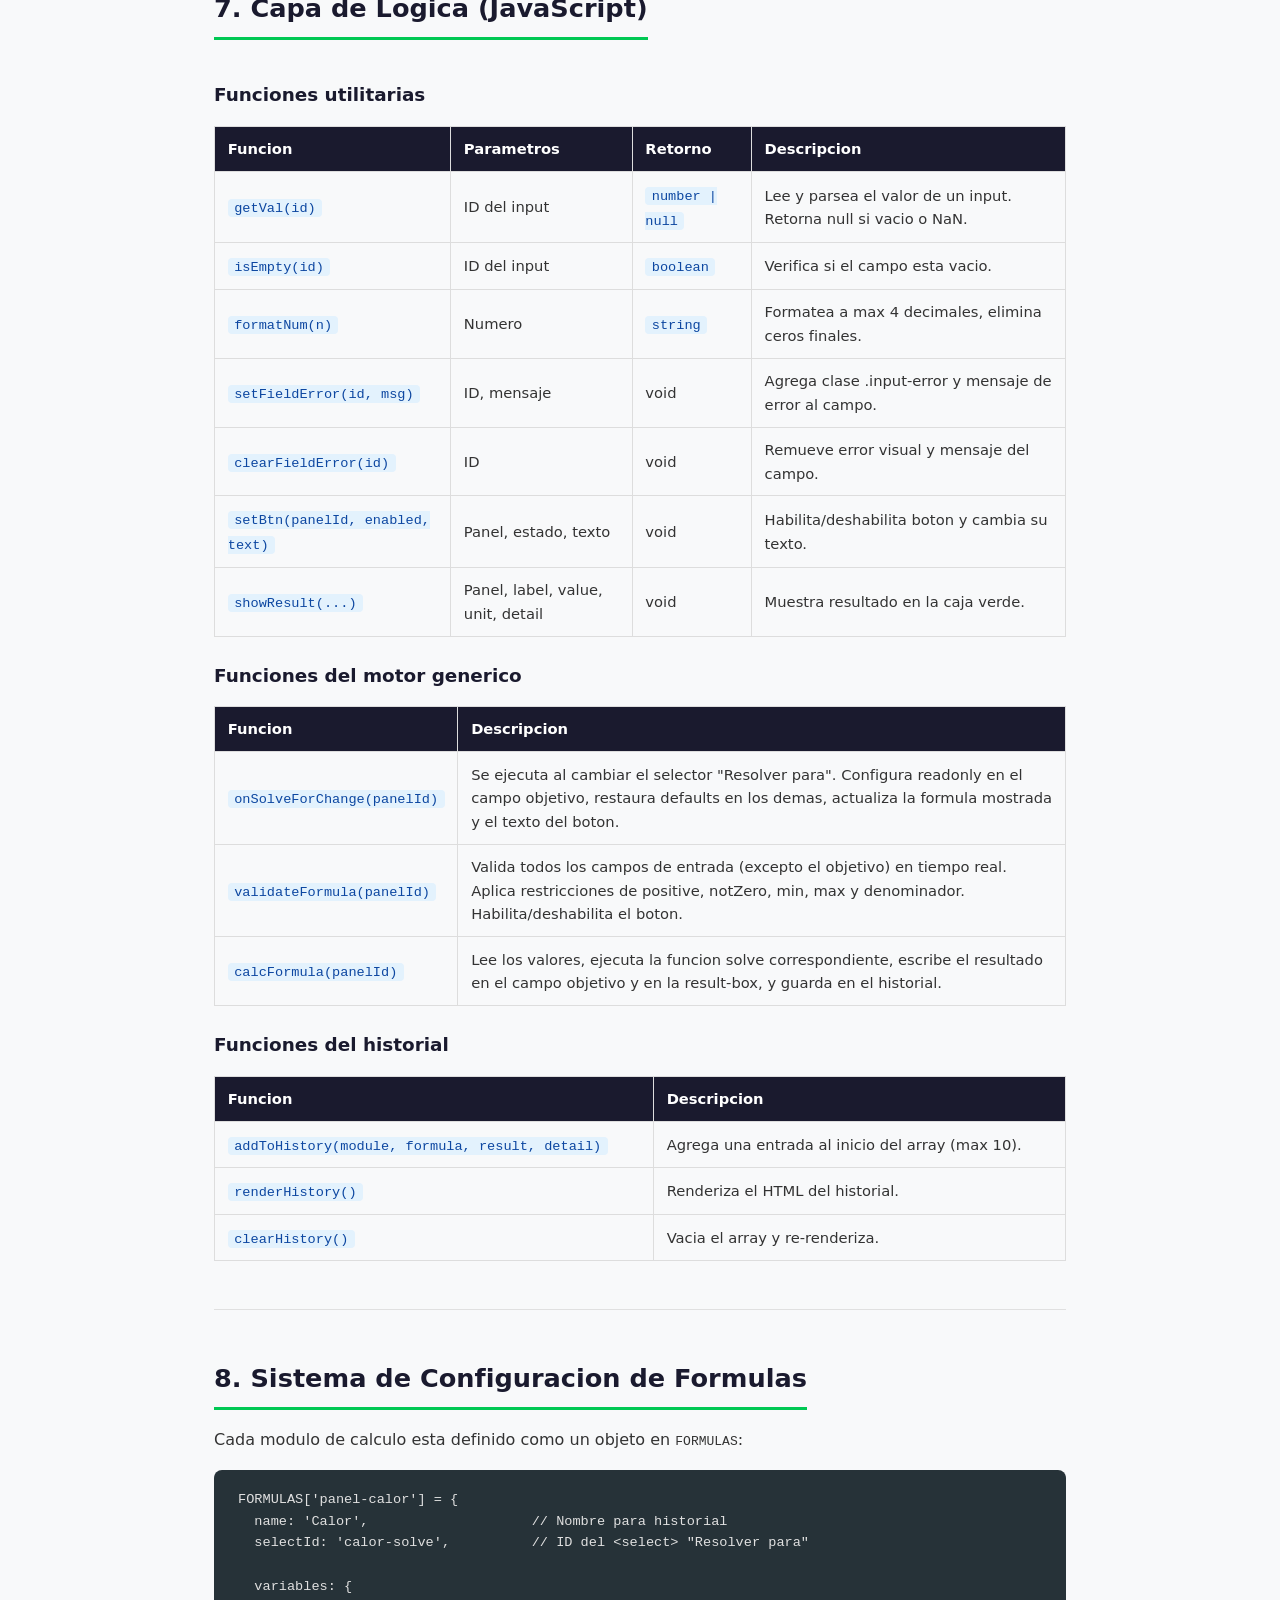
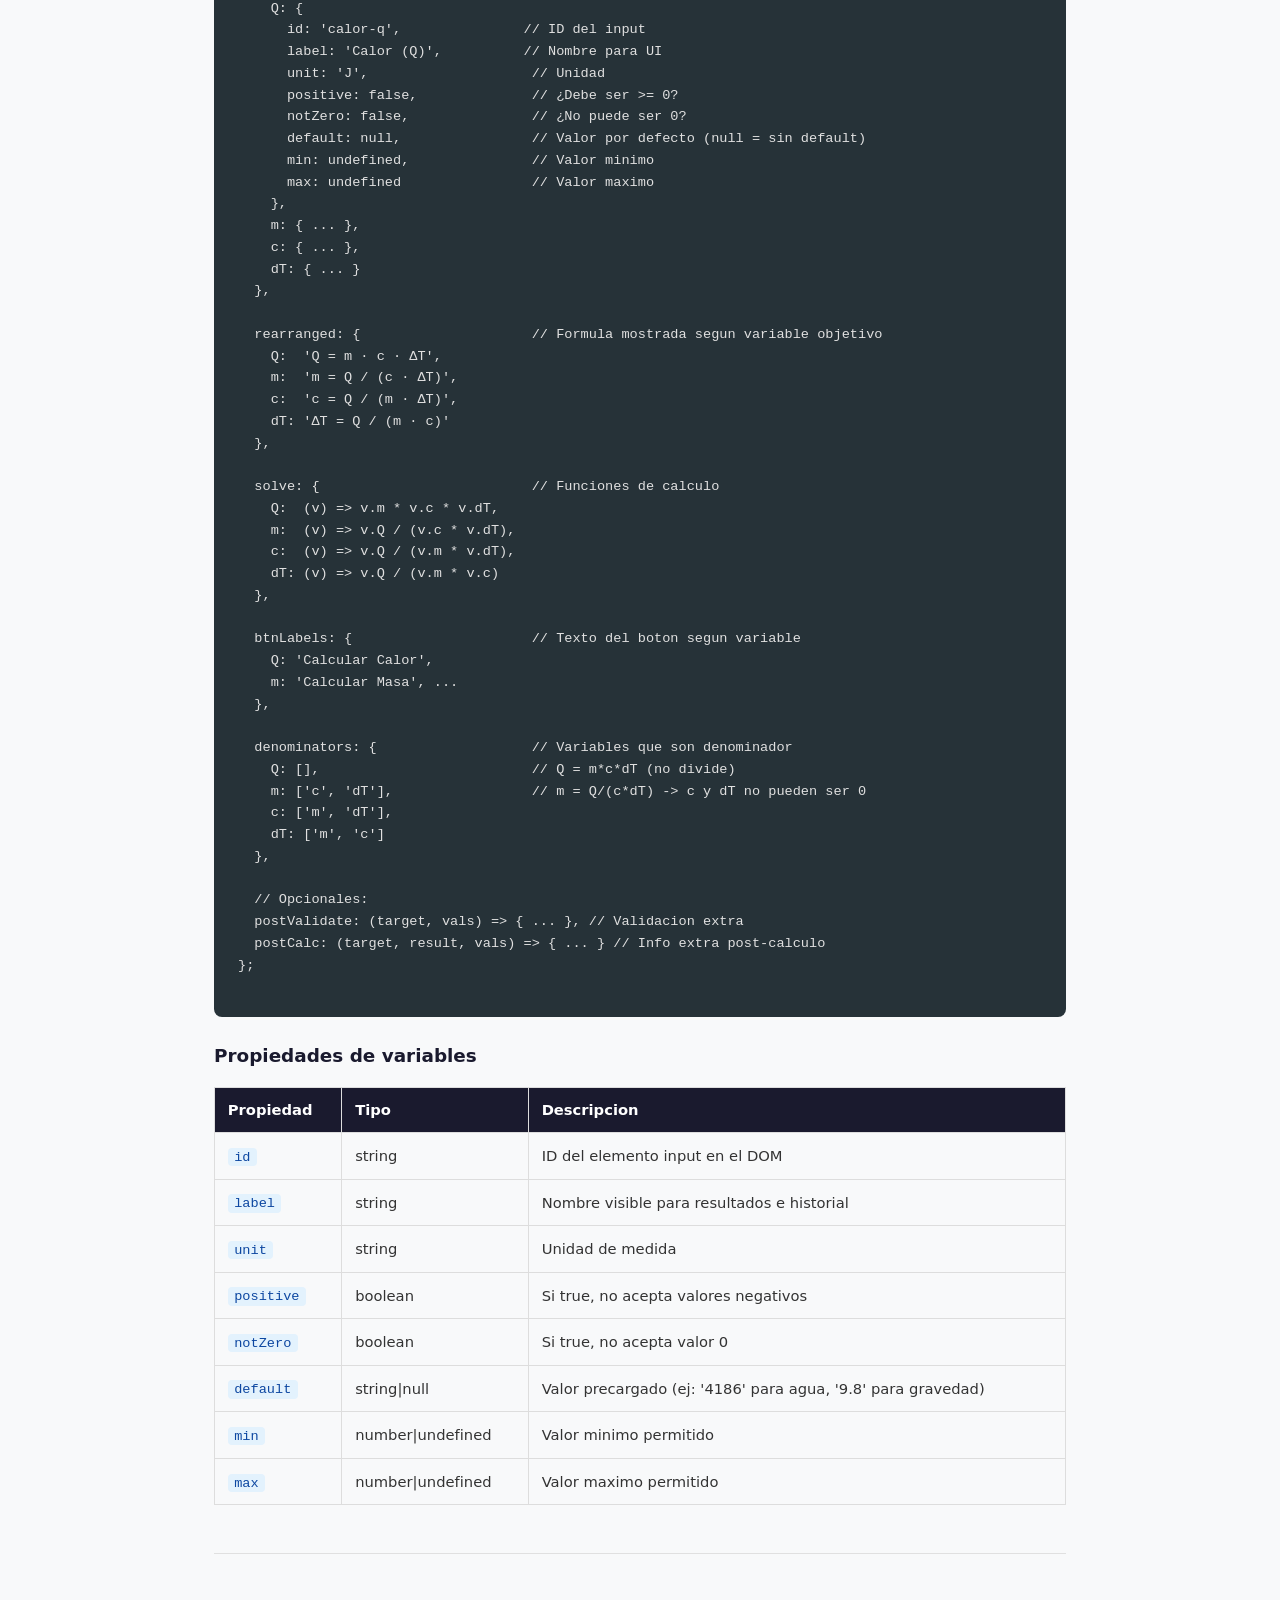
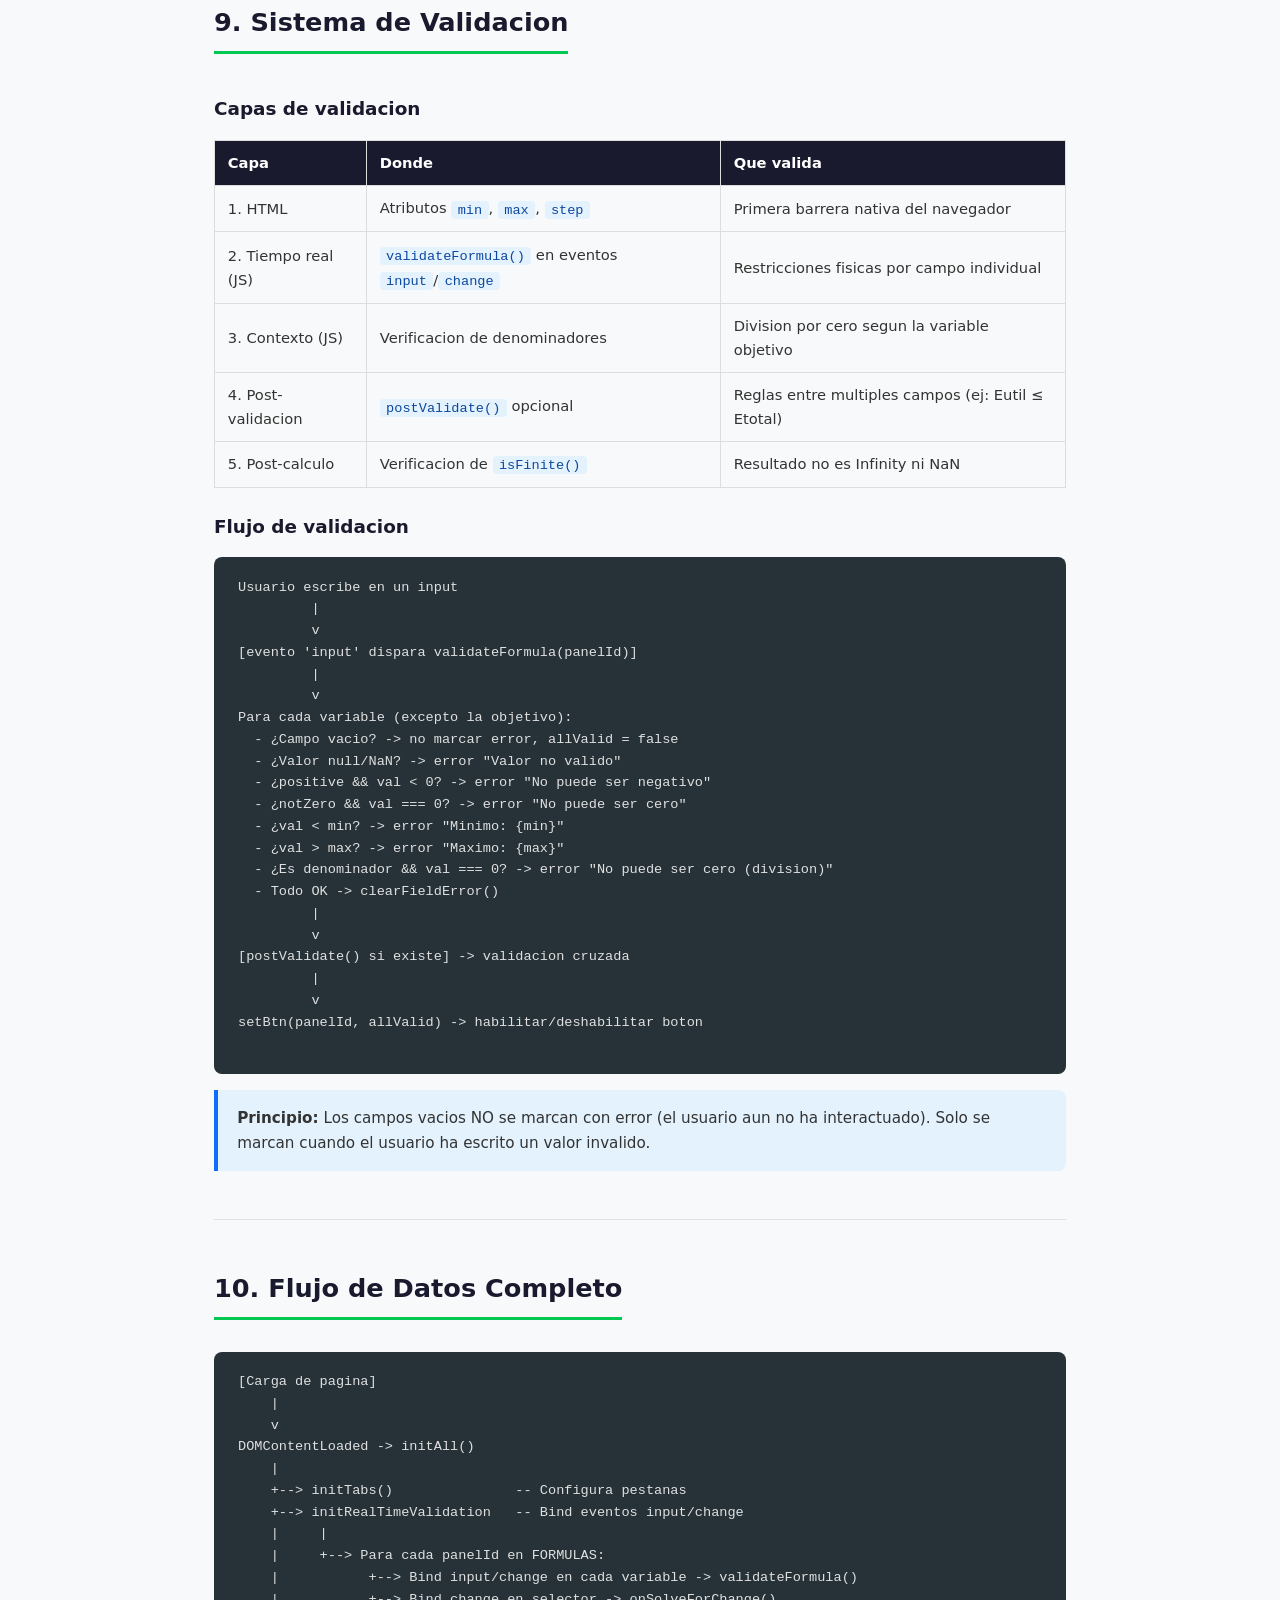
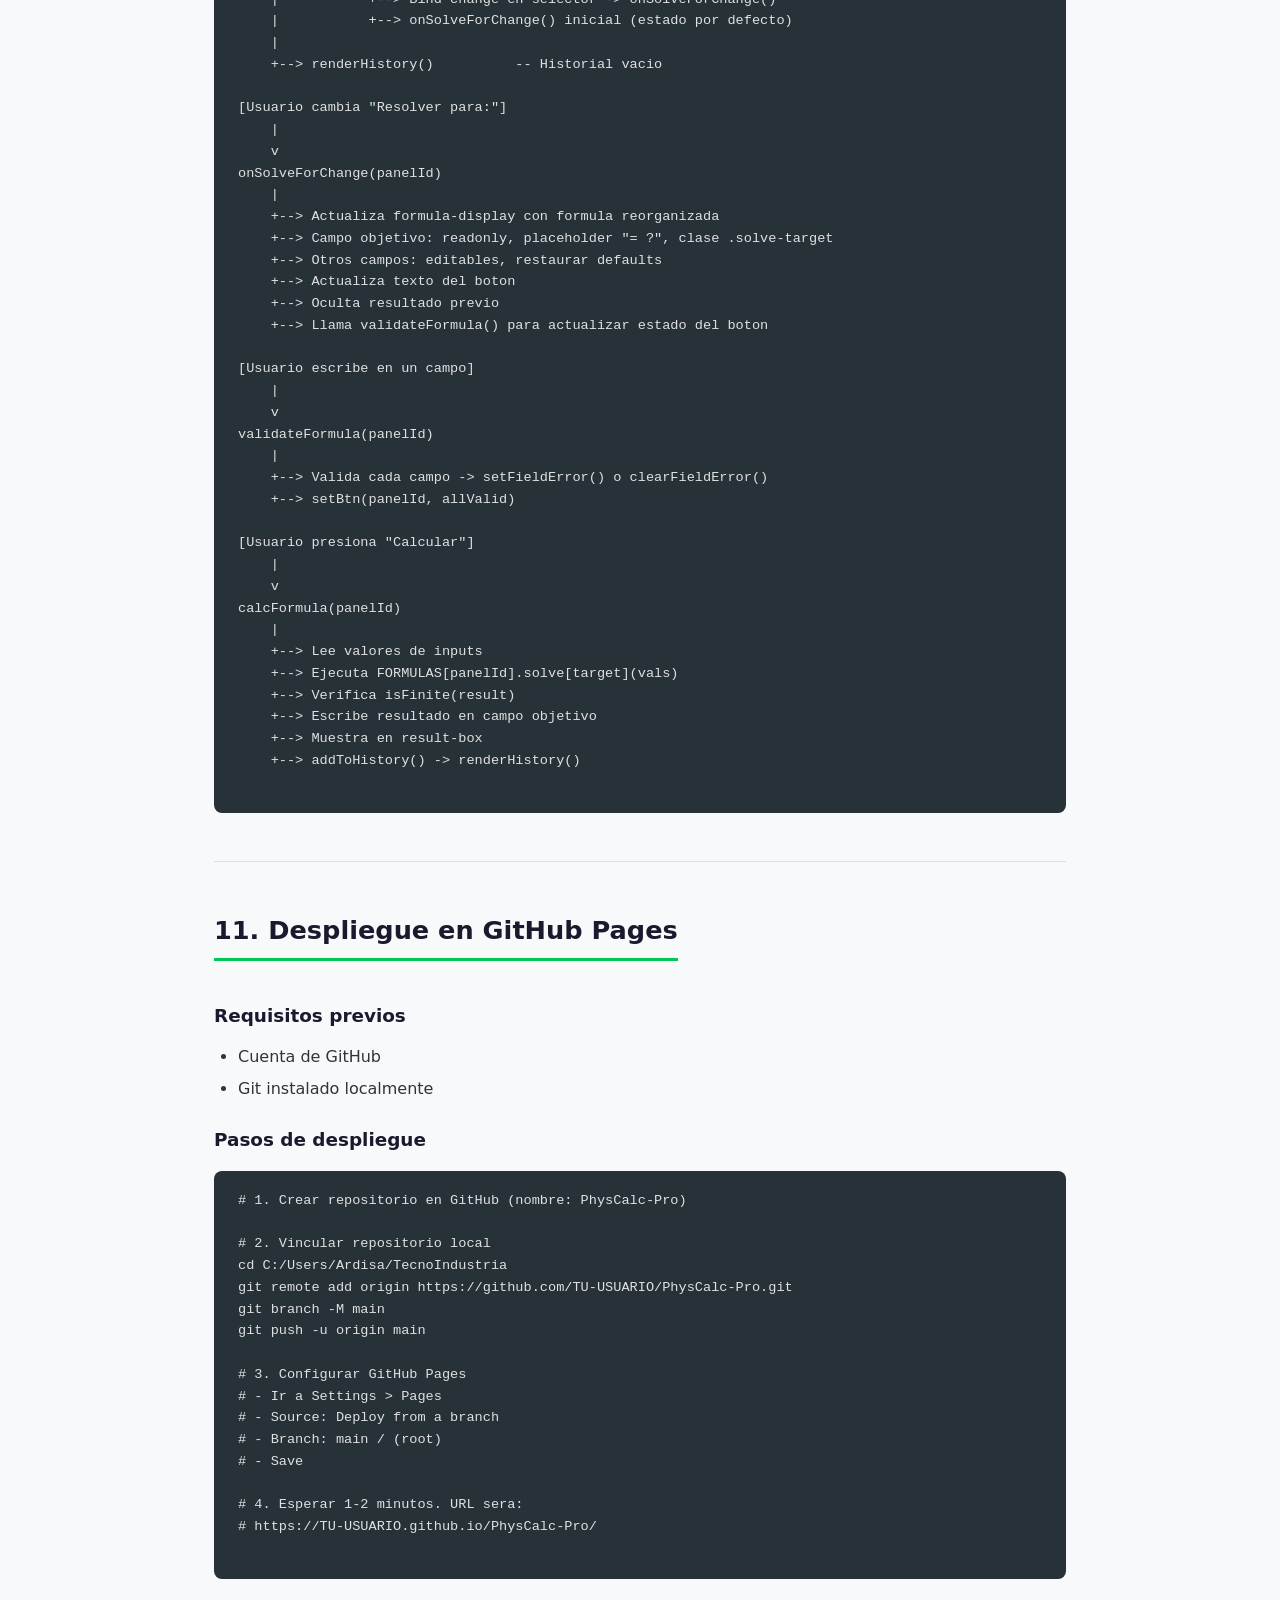
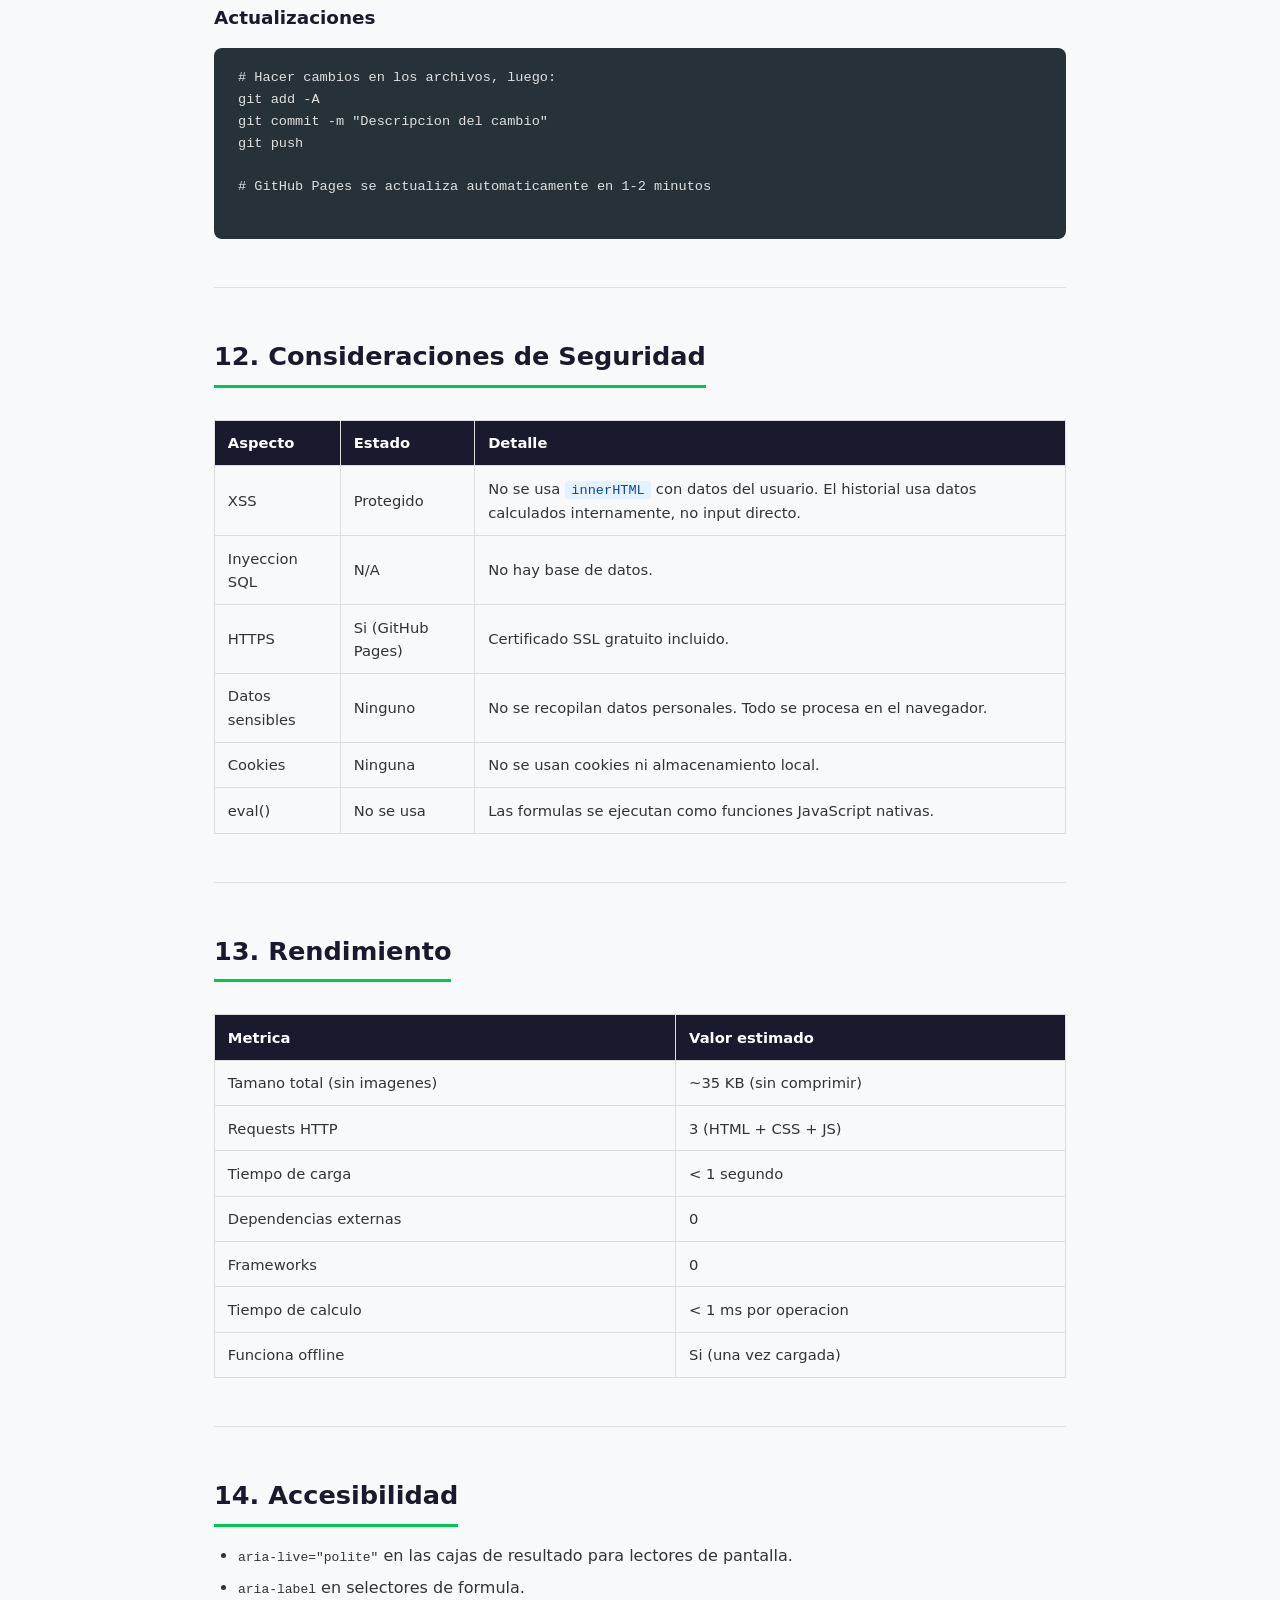
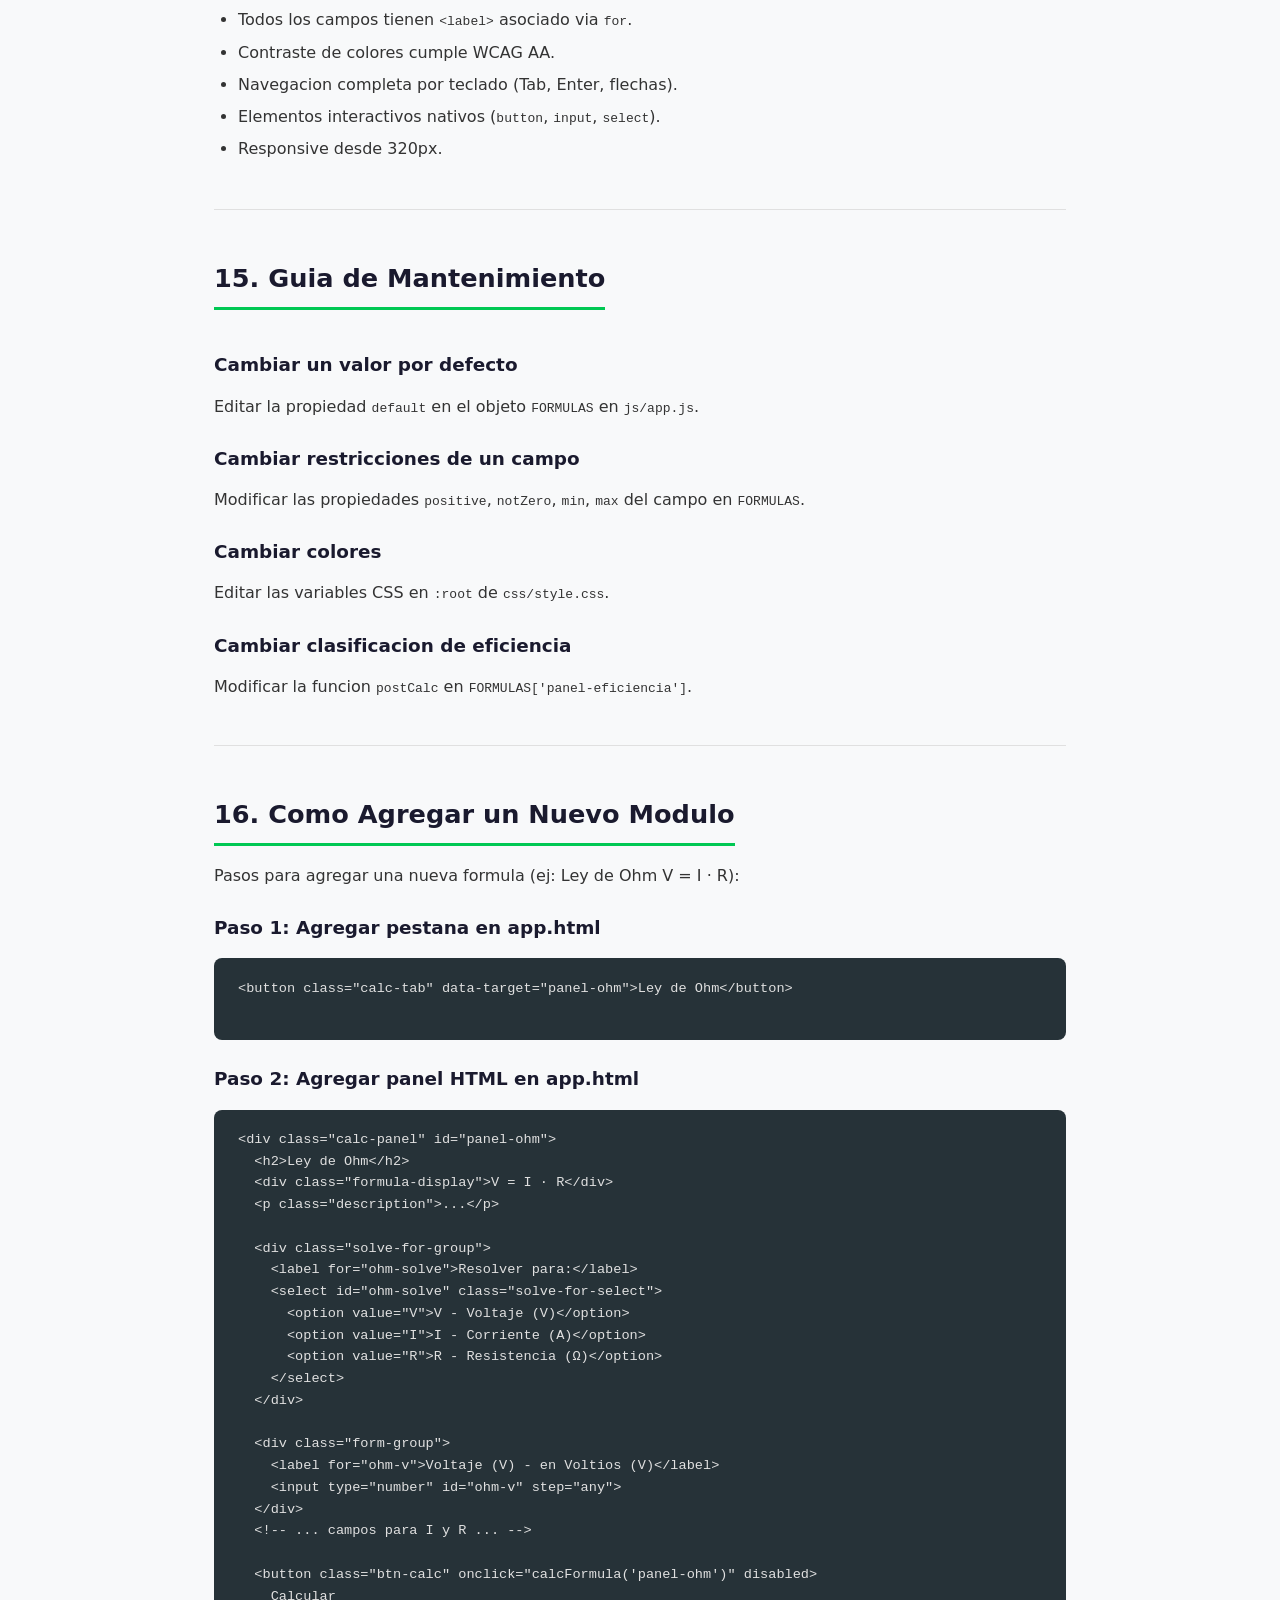
<file: manual-tecnico.html>
<!DOCTYPE html>
<html lang="es">
<head>
  <meta charset="UTF-8">
  <meta name="viewport" content="width=device-width, initial-scale=1.0">
  <title>PhysCalc Pro - Manual Tecnico</title>
  <link rel="stylesheet" href="css/style.css">
  <link rel="stylesheet" href="css/manual.css">
</head>
<body>

  <header class="navbar">
    <a href="index.html" class="logo">Phys<span>Calc</span> Pro</a>
    <button class="nav-toggle" aria-label="Menu">&#9776;</button>
    <nav>
      <a href="index.html">Inicio</a>
      <a href="app.html">Calculadora</a>
      <a href="manual-usuario.html">Manual de Usuario</a>
    </nav>
  </header>

  <div class="manual">

    <div class="manual-hero technical">
      <h1>Manual Tecnico</h1>
      <p>PhysCalc Pro &mdash; Documentacion de Arquitectura, Codigo y Despliegue</p>
      <div class="manual-meta">
        <span>Version 1.0</span>
        <span>|</span>
        <span>Abril 2026</span>
        <span>|</span>
        <span>TecnoIndustria S.A.S.</span>
      </div>
    </div>

    <div class="manual-body">

      <!-- INDICE -->
      <div class="manual-section" id="indice">
        <h2>Tabla de Contenido</h2>
        <ol class="toc">
          <li><a href="#t-overview">Descripcion general del sistema</a></li>
          <li><a href="#t-stack">Stack tecnologico</a></li>
          <li><a href="#t-estructura">Estructura de archivos</a></li>
          <li><a href="#t-arquitectura">Arquitectura del software</a></li>
          <li><a href="#t-html">Capa de presentacion (HTML)</a></li>
          <li><a href="#t-css">Capa de estilos (CSS)</a></li>
          <li><a href="#t-js">Capa de logica (JavaScript)</a></li>
          <li><a href="#t-config">Sistema de configuracion de formulas</a></li>
          <li><a href="#t-validacion">Sistema de validacion</a></li>
          <li><a href="#t-flujo">Flujo de datos</a></li>
          <li><a href="#t-despliegue">Despliegue en GitHub Pages</a></li>
          <li><a href="#t-seguridad">Consideraciones de seguridad</a></li>
          <li><a href="#t-rendimiento">Rendimiento</a></li>
          <li><a href="#t-accesibilidad">Accesibilidad</a></li>
          <li><a href="#t-mantenimiento">Guia de mantenimiento</a></li>
          <li><a href="#t-extensibilidad">Como agregar un nuevo modulo</a></li>
        </ol>
      </div>

      <!-- 1. OVERVIEW -->
      <div class="manual-section" id="t-overview">
        <h2>1. Descripcion General del Sistema</h2>
        <table class="manual-table">
          <tr><th>Atributo</th><th>Valor</th></tr>
          <tr><td>Nombre</td><td>PhysCalc Pro</td></tr>
          <tr><td>Tipo</td><td>Aplicacion web estatica (SPA-like)</td></tr>
          <tr><td>Proposito</td><td>Calculadora de propiedades fisicas industriales con 7 modulos</td></tr>
          <tr><td>Cliente</td><td>TecnoIndustria S.A.S.</td></tr>
          <tr><td>Usuarios objetivo</td><td>Ingenieros, tecnicos y operarios de planta</td></tr>
          <tr><td>Backend</td><td>Ninguno (100% client-side)</td></tr>
          <tr><td>Base de datos</td><td>Ninguna</td></tr>
          <tr><td>Dependencias externas</td><td>Ninguna (cero frameworks, cero librerias)</td></tr>
          <tr><td>Compatibilidad</td><td>Chrome 80+, Firefox 75+, Edge 80+, Safari 13+</td></tr>
        </table>
      </div>

      <!-- 2. STACK -->
      <div class="manual-section" id="t-stack">
        <h2>2. Stack Tecnologico</h2>
        <table class="manual-table">
          <tr><th>Capa</th><th>Tecnologia</th><th>Version</th><th>Justificacion</th></tr>
          <tr><td>Estructura</td><td>HTML5</td><td>5</td><td>Semantico, accesible, estandar web</td></tr>
          <tr><td>Estilos</td><td>CSS3</td><td>3</td><td>Variables CSS, grid, flexbox, animaciones nativas</td></tr>
          <tr><td>Logica</td><td>JavaScript</td><td>ES6+</td><td>Vanilla JS sin dependencias para maxima portabilidad</td></tr>
          <tr><td>Hosting</td><td>GitHub Pages</td><td>-</td><td>Gratuito, HTTPS, CDN global, despliegue desde repositorio</td></tr>
          <tr><td>Control de versiones</td><td>Git</td><td>2.x+</td><td>Versionado estandar de la industria</td></tr>
        </table>

        <div class="manual-tip">
          <strong>Decisiones de diseno:</strong> Se eligio Vanilla JS (sin React, Vue, Angular ni jQuery) para
          garantizar: cero dependencias, carga instantanea, facil mantenimiento y portabilidad total. El proyecto
          funciona abriendo el HTML directamente desde el sistema de archivos.
        </div>
      </div>

      <!-- 3. ESTRUCTURA -->
      <div class="manual-section" id="t-estructura">
        <h2>3. Estructura de Archivos</h2>
        <pre class="code-block">
PhysCalc-Pro/
|
|-- index.html              # Landing page / blog del proyecto
|-- app.html                # Aplicacion de calculadora (7 modulos)
|-- manual-usuario.html     # Manual de usuario
|-- manual-tecnico.html     # Manual tecnico (este archivo)
|
|-- css/
|   |-- style.css           # Estilos principales (app + blog)
|   |-- manual.css          # Estilos de los manuales
|
|-- js/
|   |-- app.js              # Logica completa de la calculadora
|
|-- img/                    # Directorio para imagenes (vacio por defecto)
|
|-- README.md               # Documentacion del repositorio
        </pre>

        <h3>Tamano de archivos</h3>
        <table class="manual-table">
          <tr><th>Archivo</th><th>Lineas aprox.</th><th>Funcion</th></tr>
          <tr><td>app.html</td><td>~400</td><td>Estructura de los 7 paneles + historial</td></tr>
          <tr><td>js/app.js</td><td>~490</td><td>Config de formulas, motor generico, validacion, historial</td></tr>
          <tr><td>css/style.css</td><td>~650</td><td>Todos los estilos (blog + app + responsive)</td></tr>
          <tr><td>index.html</td><td>~220</td><td>Blog / landing page</td></tr>
        </table>
      </div>

      <!-- 4. ARQUITECTURA -->
      <div class="manual-section" id="t-arquitectura">
        <h2>4. Arquitectura del Software</h2>
        <p>El sistema sigue un patron <strong>Config-Driven</strong> donde la logica de cada formula se define
        como datos, no como codigo imperativo.</p>

        <pre class="code-block">
+--------------------------+
|        app.html          |   Capa de Presentacion
|  (Estructura + Paneles)  |   - HTML semantico
+--------------------------+   - Selectores, inputs, botones
            |
            v
+--------------------------+
|       style.css          |   Capa de Estilos
|  (Visual + Responsive)   |   - Variables CSS
+--------------------------+   - Grid/Flexbox responsive
            |                  - Estados (error, target, disabled)
            v
+--------------------------+
|        app.js            |   Capa de Logica
|                          |
|  +--------------------+  |
|  | FORMULAS (config)  |  |   Configuracion declarativa:
|  | - variables        |  |   - Variables con restricciones
|  | - solve functions  |  |   - Funciones de calculo
|  | - denominators     |  |   - Denominadores para div/0
|  | - labels           |  |   - Labels de botones
|  +--------------------+  |
|           |               |
|  +--------------------+  |
|  | Motor generico     |  |   Funciones genericas:
|  | - onSolveForChange |  |   - Cambio de variable objetivo
|  | - validateFormula  |  |   - Validacion en tiempo real
|  | - calcFormula      |  |   - Calculo y resultado
|  +--------------------+  |
|           |               |
|  +--------------------+  |
|  | Utilidades         |  |   Funciones compartidas:
|  | - Field errors     |  |   - Manejo de errores en campos
|  | - History          |  |   - Historial de calculos
|  | - Tabs             |  |   - Navegacion por pestanas
|  +--------------------+  |
+--------------------------+
        </pre>
      </div>

      <!-- 5. HTML -->
      <div class="manual-section" id="t-html">
        <h2>5. Capa de Presentacion (HTML)</h2>

        <h3>Estructura de un panel de calculo</h3>
        <p>Cada panel sigue esta estructura estandar:</p>
        <pre class="code-block">
&lt;div class="calc-panel" id="panel-{modulo}"&gt;
  &lt;h2&gt;Titulo del modulo&lt;/h2&gt;
  &lt;div class="formula-display"&gt;Formula&lt;/div&gt;
  &lt;p class="description"&gt;Descripcion detallada...&lt;/p&gt;

  &lt;!-- Selector de variable a resolver --&gt;
  &lt;div class="solve-for-group"&gt;
    &lt;label&gt;Resolver para:&lt;/label&gt;
    &lt;select id="{modulo}-solve" class="solve-for-select"&gt;
      &lt;option value="var1"&gt;...&lt;/option&gt;
      &lt;option value="var2"&gt;...&lt;/option&gt;
    &lt;/select&gt;
  &lt;/div&gt;

  &lt;!-- Campos para TODAS las variables --&gt;
  &lt;div class="form-group"&gt;
    &lt;label for="{id}"&gt;Variable (simbolo) - unidad&lt;/label&gt;
    &lt;input type="number" id="{id}" step="any"&gt;
    &lt;small&gt;Descripcion y restricciones&lt;/small&gt;
  &lt;/div&gt;

  &lt;button class="btn-calc" onclick="calcFormula('panel-{modulo}')"&gt;
    Calcular {variable}
  &lt;/button&gt;

  &lt;div class="result-box" aria-live="polite"&gt;
    &lt;div class="result-label"&gt;&lt;/div&gt;
    &lt;div class="result-value"&gt;&lt;/div&gt;
    &lt;div class="result-detail"&gt;&lt;/div&gt;
  &lt;/div&gt;
&lt;/div&gt;
        </pre>

        <h3>Convencion de IDs</h3>
        <table class="manual-table">
          <tr><th>Elemento</th><th>Patron de ID</th><th>Ejemplo</th></tr>
          <tr><td>Panel</td><td><code>panel-{modulo}</code></td><td><code>panel-calor</code></td></tr>
          <tr><td>Selector resolver</td><td><code>{modulo}-solve</code></td><td><code>calor-solve</code></td></tr>
          <tr><td>Input de variable</td><td><code>{modulo}-{var}</code></td><td><code>calor-m</code>, <code>calor-q</code></td></tr>
        </table>
      </div>

      <!-- 6. CSS -->
      <div class="manual-section" id="t-css">
        <h2>6. Capa de Estilos (CSS)</h2>

        <h3>Variables CSS (custom properties)</h3>
        <pre class="code-block">
:root {
  --primary: #0d6efd;       /* Azul principal */
  --primary-dark: #0a58ca;  /* Azul hover */
  --accent: #00c853;        /* Verde acentuado */
  --dark: #1a1a2e;          /* Fondo oscuro */
  --dark2: #16213e;         /* Fondo oscuro secundario */
  --light: #f8f9fa;         /* Fondo claro */
  --gray: #6c757d;          /* Texto secundario */
  --white: #ffffff;
  --shadow: 0 4px 20px rgba(0,0,0,0.1);
  --radius: 12px;
}
        </pre>

        <h3>Estados de los inputs</h3>
        <table class="manual-table">
          <tr><th>Estado</th><th>Clase CSS</th><th>Visual</th></tr>
          <tr><td>Normal</td><td>(ninguna)</td><td>Borde gris #e0e0e0, fondo #fafafa</td></tr>
          <tr><td>Enfocado</td><td><code>:focus</code></td><td>Borde azul, fondo blanco</td></tr>
          <tr><td>Error</td><td><code>.input-error</code></td><td>Borde rojo #e53935, fondo #fff5f5, animacion shake</td></tr>
          <tr><td>Campo objetivo</td><td><code>.solve-target</code></td><td>Borde verde punteado, fondo verde claro, readonly</td></tr>
          <tr><td>Boton deshabilitado</td><td><code>:disabled</code></td><td>Fondo gris #b0bec5, cursor not-allowed</td></tr>
        </table>

        <h3>Responsive breakpoints</h3>
        <table class="manual-table">
          <tr><th>Breakpoint</th><th>Cambio</th></tr>
          <tr><td><code>768px</code></td><td>Navbar se convierte en menu hamburguesa</td></tr>
          <tr><td><code>500px</code></td><td>Input-row pasa de 2 columnas a 1 columna</td></tr>
        </table>
      </div>

      <!-- 7. JS -->
      <div class="manual-section" id="t-js">
        <h2>7. Capa de Logica (JavaScript)</h2>

        <h3>Funciones utilitarias</h3>
        <table class="manual-table">
          <tr><th>Funcion</th><th>Parametros</th><th>Retorno</th><th>Descripcion</th></tr>
          <tr><td><code>getVal(id)</code></td><td>ID del input</td><td><code>number | null</code></td><td>Lee y parsea el valor de un input. Retorna null si vacio o NaN.</td></tr>
          <tr><td><code>isEmpty(id)</code></td><td>ID del input</td><td><code>boolean</code></td><td>Verifica si el campo esta vacio.</td></tr>
          <tr><td><code>formatNum(n)</code></td><td>Numero</td><td><code>string</code></td><td>Formatea a max 4 decimales, elimina ceros finales.</td></tr>
          <tr><td><code>setFieldError(id, msg)</code></td><td>ID, mensaje</td><td>void</td><td>Agrega clase .input-error y mensaje de error al campo.</td></tr>
          <tr><td><code>clearFieldError(id)</code></td><td>ID</td><td>void</td><td>Remueve error visual y mensaje del campo.</td></tr>
          <tr><td><code>setBtn(panelId, enabled, text)</code></td><td>Panel, estado, texto</td><td>void</td><td>Habilita/deshabilita boton y cambia su texto.</td></tr>
          <tr><td><code>showResult(...)</code></td><td>Panel, label, value, unit, detail</td><td>void</td><td>Muestra resultado en la caja verde.</td></tr>
        </table>

        <h3>Funciones del motor generico</h3>
        <table class="manual-table">
          <tr><th>Funcion</th><th>Descripcion</th></tr>
          <tr><td><code>onSolveForChange(panelId)</code></td><td>Se ejecuta al cambiar el selector "Resolver para". Configura readonly en el campo objetivo, restaura defaults en los demas, actualiza la formula mostrada y el texto del boton.</td></tr>
          <tr><td><code>validateFormula(panelId)</code></td><td>Valida todos los campos de entrada (excepto el objetivo) en tiempo real. Aplica restricciones de positive, notZero, min, max y denominador. Habilita/deshabilita el boton.</td></tr>
          <tr><td><code>calcFormula(panelId)</code></td><td>Lee los valores, ejecuta la funcion solve correspondiente, escribe el resultado en el campo objetivo y en la result-box, y guarda en el historial.</td></tr>
        </table>

        <h3>Funciones del historial</h3>
        <table class="manual-table">
          <tr><th>Funcion</th><th>Descripcion</th></tr>
          <tr><td><code>addToHistory(module, formula, result, detail)</code></td><td>Agrega una entrada al inicio del array (max 10).</td></tr>
          <tr><td><code>renderHistory()</code></td><td>Renderiza el HTML del historial.</td></tr>
          <tr><td><code>clearHistory()</code></td><td>Vacia el array y re-renderiza.</td></tr>
        </table>
      </div>

      <!-- 8. CONFIG -->
      <div class="manual-section" id="t-config">
        <h2>8. Sistema de Configuracion de Formulas</h2>
        <p>Cada modulo de calculo esta definido como un objeto en <code>FORMULAS</code>:</p>

        <pre class="code-block">
FORMULAS['panel-calor'] = {
  name: 'Calor',                    // Nombre para historial
  selectId: 'calor-solve',          // ID del &lt;select&gt; "Resolver para"

  variables: {
    Q: {
      id: 'calor-q',               // ID del input
      label: 'Calor (Q)',          // Nombre para UI
      unit: 'J',                    // Unidad
      positive: false,              // ¿Debe ser >= 0?
      notZero: false,               // ¿No puede ser 0?
      default: null,                // Valor por defecto (null = sin default)
      min: undefined,               // Valor minimo
      max: undefined                // Valor maximo
    },
    m: { ... },
    c: { ... },
    dT: { ... }
  },

  rearranged: {                     // Formula mostrada segun variable objetivo
    Q:  'Q = m · c · ΔT',
    m:  'm = Q / (c · ΔT)',
    c:  'c = Q / (m · ΔT)',
    dT: 'ΔT = Q / (m · c)'
  },

  solve: {                          // Funciones de calculo
    Q:  (v) => v.m * v.c * v.dT,
    m:  (v) => v.Q / (v.c * v.dT),
    c:  (v) => v.Q / (v.m * v.dT),
    dT: (v) => v.Q / (v.m * v.c)
  },

  btnLabels: {                      // Texto del boton segun variable
    Q: 'Calcular Calor',
    m: 'Calcular Masa', ...
  },

  denominators: {                   // Variables que son denominador
    Q: [],                          // Q = m*c*dT (no divide)
    m: ['c', 'dT'],                 // m = Q/(c*dT) -> c y dT no pueden ser 0
    c: ['m', 'dT'],
    dT: ['m', 'c']
  },

  // Opcionales:
  postValidate: (target, vals) => { ... }, // Validacion extra
  postCalc: (target, result, vals) => { ... } // Info extra post-calculo
};
        </pre>

        <h3>Propiedades de variables</h3>
        <table class="manual-table">
          <tr><th>Propiedad</th><th>Tipo</th><th>Descripcion</th></tr>
          <tr><td><code>id</code></td><td>string</td><td>ID del elemento input en el DOM</td></tr>
          <tr><td><code>label</code></td><td>string</td><td>Nombre visible para resultados e historial</td></tr>
          <tr><td><code>unit</code></td><td>string</td><td>Unidad de medida</td></tr>
          <tr><td><code>positive</code></td><td>boolean</td><td>Si true, no acepta valores negativos</td></tr>
          <tr><td><code>notZero</code></td><td>boolean</td><td>Si true, no acepta valor 0</td></tr>
          <tr><td><code>default</code></td><td>string|null</td><td>Valor precargado (ej: '4186' para agua, '9.8' para gravedad)</td></tr>
          <tr><td><code>min</code></td><td>number|undefined</td><td>Valor minimo permitido</td></tr>
          <tr><td><code>max</code></td><td>number|undefined</td><td>Valor maximo permitido</td></tr>
        </table>
      </div>

      <!-- 9. VALIDACION -->
      <div class="manual-section" id="t-validacion">
        <h2>9. Sistema de Validacion</h2>

        <h3>Capas de validacion</h3>
        <table class="manual-table">
          <tr><th>Capa</th><th>Donde</th><th>Que valida</th></tr>
          <tr><td>1. HTML</td><td>Atributos <code>min</code>, <code>max</code>, <code>step</code></td><td>Primera barrera nativa del navegador</td></tr>
          <tr><td>2. Tiempo real (JS)</td><td><code>validateFormula()</code> en eventos <code>input</code>/<code>change</code></td><td>Restricciones fisicas por campo individual</td></tr>
          <tr><td>3. Contexto (JS)</td><td>Verificacion de denominadores</td><td>Division por cero segun la variable objetivo</td></tr>
          <tr><td>4. Post-validacion</td><td><code>postValidate()</code> opcional</td><td>Reglas entre multiples campos (ej: Eutil &le; Etotal)</td></tr>
          <tr><td>5. Post-calculo</td><td>Verificacion de <code>isFinite()</code></td><td>Resultado no es Infinity ni NaN</td></tr>
        </table>

        <h3>Flujo de validacion</h3>
        <pre class="code-block">
Usuario escribe en un input
         |
         v
[evento 'input' dispara validateFormula(panelId)]
         |
         v
Para cada variable (excepto la objetivo):
  - ¿Campo vacio? -> no marcar error, allValid = false
  - ¿Valor null/NaN? -> error "Valor no valido"
  - ¿positive && val < 0? -> error "No puede ser negativo"
  - ¿notZero && val === 0? -> error "No puede ser cero"
  - ¿val < min? -> error "Minimo: {min}"
  - ¿val > max? -> error "Maximo: {max}"
  - ¿Es denominador && val === 0? -> error "No puede ser cero (division)"
  - Todo OK -> clearFieldError()
         |
         v
[postValidate() si existe] -> validacion cruzada
         |
         v
setBtn(panelId, allValid) -> habilitar/deshabilitar boton
        </pre>

        <div class="manual-tip">
          <strong>Principio:</strong> Los campos vacios NO se marcan con error (el usuario aun no ha interactuado).
          Solo se marcan cuando el usuario ha escrito un valor invalido.
        </div>
      </div>

      <!-- 10. FLUJO DE DATOS -->
      <div class="manual-section" id="t-flujo">
        <h2>10. Flujo de Datos Completo</h2>
        <pre class="code-block">
[Carga de pagina]
    |
    v
DOMContentLoaded -> initAll()
    |
    +--> initTabs()               -- Configura pestanas
    +--> initRealTimeValidation   -- Bind eventos input/change
    |     |
    |     +--> Para cada panelId en FORMULAS:
    |           +--> Bind input/change en cada variable -> validateFormula()
    |           +--> Bind change en selector -> onSolveForChange()
    |           +--> onSolveForChange() inicial (estado por defecto)
    |
    +--> renderHistory()          -- Historial vacio

[Usuario cambia "Resolver para:"]
    |
    v
onSolveForChange(panelId)
    |
    +--> Actualiza formula-display con formula reorganizada
    +--> Campo objetivo: readonly, placeholder "= ?", clase .solve-target
    +--> Otros campos: editables, restaurar defaults
    +--> Actualiza texto del boton
    +--> Oculta resultado previo
    +--> Llama validateFormula() para actualizar estado del boton

[Usuario escribe en un campo]
    |
    v
validateFormula(panelId)
    |
    +--> Valida cada campo -> setFieldError() o clearFieldError()
    +--> setBtn(panelId, allValid)

[Usuario presiona "Calcular"]
    |
    v
calcFormula(panelId)
    |
    +--> Lee valores de inputs
    +--> Ejecuta FORMULAS[panelId].solve[target](vals)
    +--> Verifica isFinite(result)
    +--> Escribe resultado en campo objetivo
    +--> Muestra en result-box
    +--> addToHistory() -> renderHistory()
        </pre>
      </div>

      <!-- 11. DESPLIEGUE -->
      <div class="manual-section" id="t-despliegue">
        <h2>11. Despliegue en GitHub Pages</h2>

        <h3>Requisitos previos</h3>
        <ul>
          <li>Cuenta de GitHub</li>
          <li>Git instalado localmente</li>
        </ul>

        <h3>Pasos de despliegue</h3>
        <pre class="code-block">
# 1. Crear repositorio en GitHub (nombre: PhysCalc-Pro)

# 2. Vincular repositorio local
cd C:/Users/Ardisa/TecnoIndustria
git remote add origin https://github.com/TU-USUARIO/PhysCalc-Pro.git
git branch -M main
git push -u origin main

# 3. Configurar GitHub Pages
# - Ir a Settings > Pages
# - Source: Deploy from a branch
# - Branch: main / (root)
# - Save

# 4. Esperar 1-2 minutos. URL sera:
# https://TU-USUARIO.github.io/PhysCalc-Pro/
        </pre>

        <h3>Actualizaciones</h3>
        <pre class="code-block">
# Hacer cambios en los archivos, luego:
git add -A
git commit -m "Descripcion del cambio"
git push

# GitHub Pages se actualiza automaticamente en 1-2 minutos
        </pre>
      </div>

      <!-- 12. SEGURIDAD -->
      <div class="manual-section" id="t-seguridad">
        <h2>12. Consideraciones de Seguridad</h2>
        <table class="manual-table">
          <tr><th>Aspecto</th><th>Estado</th><th>Detalle</th></tr>
          <tr><td>XSS</td><td>Protegido</td><td>No se usa <code>innerHTML</code> con datos del usuario. El historial usa datos calculados internamente, no input directo.</td></tr>
          <tr><td>Inyeccion SQL</td><td>N/A</td><td>No hay base de datos.</td></tr>
          <tr><td>HTTPS</td><td>Si (GitHub Pages)</td><td>Certificado SSL gratuito incluido.</td></tr>
          <tr><td>Datos sensibles</td><td>Ninguno</td><td>No se recopilan datos personales. Todo se procesa en el navegador.</td></tr>
          <tr><td>Cookies</td><td>Ninguna</td><td>No se usan cookies ni almacenamiento local.</td></tr>
          <tr><td>eval()</td><td>No se usa</td><td>Las formulas se ejecutan como funciones JavaScript nativas.</td></tr>
        </table>
      </div>

      <!-- 13. RENDIMIENTO -->
      <div class="manual-section" id="t-rendimiento">
        <h2>13. Rendimiento</h2>
        <table class="manual-table">
          <tr><th>Metrica</th><th>Valor estimado</th></tr>
          <tr><td>Tamano total (sin imagenes)</td><td>~35 KB (sin comprimir)</td></tr>
          <tr><td>Requests HTTP</td><td>3 (HTML + CSS + JS)</td></tr>
          <tr><td>Tiempo de carga</td><td>&lt; 1 segundo</td></tr>
          <tr><td>Dependencias externas</td><td>0</td></tr>
          <tr><td>Frameworks</td><td>0</td></tr>
          <tr><td>Tiempo de calculo</td><td>&lt; 1 ms por operacion</td></tr>
          <tr><td>Funciona offline</td><td>Si (una vez cargada)</td></tr>
        </table>
      </div>

      <!-- 14. ACCESIBILIDAD -->
      <div class="manual-section" id="t-accesibilidad">
        <h2>14. Accesibilidad</h2>
        <ul>
          <li><code>aria-live="polite"</code> en las cajas de resultado para lectores de pantalla.</li>
          <li><code>aria-label</code> en selectores de formula.</li>
          <li>Todos los campos tienen <code>&lt;label&gt;</code> asociado via <code>for</code>.</li>
          <li>Contraste de colores cumple WCAG AA.</li>
          <li>Navegacion completa por teclado (Tab, Enter, flechas).</li>
          <li>Elementos interactivos nativos (<code>button</code>, <code>input</code>, <code>select</code>).</li>
          <li>Responsive desde 320px.</li>
        </ul>
      </div>

      <!-- 15. MANTENIMIENTO -->
      <div class="manual-section" id="t-mantenimiento">
        <h2>15. Guia de Mantenimiento</h2>

        <h3>Cambiar un valor por defecto</h3>
        <p>Editar la propiedad <code>default</code> en el objeto <code>FORMULAS</code> en <code>js/app.js</code>.</p>

        <h3>Cambiar restricciones de un campo</h3>
        <p>Modificar las propiedades <code>positive</code>, <code>notZero</code>, <code>min</code>, <code>max</code> del campo en <code>FORMULAS</code>.</p>

        <h3>Cambiar colores</h3>
        <p>Editar las variables CSS en <code>:root</code> de <code>css/style.css</code>.</p>

        <h3>Cambiar clasificacion de eficiencia</h3>
        <p>Modificar la funcion <code>postCalc</code> en <code>FORMULAS['panel-eficiencia']</code>.</p>
      </div>

      <!-- 16. EXTENSIBILIDAD -->
      <div class="manual-section" id="t-extensibilidad">
        <h2>16. Como Agregar un Nuevo Modulo</h2>
        <p>Pasos para agregar una nueva formula (ej: Ley de Ohm V = I &middot; R):</p>

        <h3>Paso 1: Agregar pestana en app.html</h3>
        <pre class="code-block">
&lt;button class="calc-tab" data-target="panel-ohm"&gt;Ley de Ohm&lt;/button&gt;
        </pre>

        <h3>Paso 2: Agregar panel HTML en app.html</h3>
        <pre class="code-block">
&lt;div class="calc-panel" id="panel-ohm"&gt;
  &lt;h2&gt;Ley de Ohm&lt;/h2&gt;
  &lt;div class="formula-display"&gt;V = I &middot; R&lt;/div&gt;
  &lt;p class="description"&gt;...&lt;/p&gt;

  &lt;div class="solve-for-group"&gt;
    &lt;label for="ohm-solve"&gt;Resolver para:&lt;/label&gt;
    &lt;select id="ohm-solve" class="solve-for-select"&gt;
      &lt;option value="V"&gt;V - Voltaje (V)&lt;/option&gt;
      &lt;option value="I"&gt;I - Corriente (A)&lt;/option&gt;
      &lt;option value="R"&gt;R - Resistencia (Ω)&lt;/option&gt;
    &lt;/select&gt;
  &lt;/div&gt;

  &lt;div class="form-group"&gt;
    &lt;label for="ohm-v"&gt;Voltaje (V) - en Voltios (V)&lt;/label&gt;
    &lt;input type="number" id="ohm-v" step="any"&gt;
  &lt;/div&gt;
  &lt;!-- ... campos para I y R ... --&gt;

  &lt;button class="btn-calc" onclick="calcFormula('panel-ohm')" disabled&gt;
    Calcular
  &lt;/button&gt;
  &lt;div class="result-box" aria-live="polite"&gt;...&lt;/div&gt;
&lt;/div&gt;
        </pre>

        <h3>Paso 3: Agregar configuracion en js/app.js</h3>
        <pre class="code-block">
FORMULAS['panel-ohm'] = {
  name: 'Ley de Ohm',
  selectId: 'ohm-solve',
  variables: {
    V: { id: 'ohm-v', label: 'Voltaje (V)', unit: 'V',
         positive: true, notZero: false, default: null },
    I: { id: 'ohm-i', label: 'Corriente (I)', unit: 'A',
         positive: true, notZero: true, default: null },
    R: { id: 'ohm-r', label: 'Resistencia (R)', unit: 'Ω',
         positive: true, notZero: true, default: null }
  },
  rearranged: { V: 'V = I · R', I: 'I = V / R', R: 'R = V / I' },
  solve: {
    V: v => v.I * v.R,
    I: v => v.V / v.R,
    R: v => v.V / v.I
  },
  btnLabels: { V: 'Calcular Voltaje', I: 'Calcular Corriente',
               R: 'Calcular Resistencia' },
  denominators: { V: [], I: ['R'], R: ['I'] }
};
        </pre>

        <div class="manual-tip">
          <strong>Eso es todo.</strong> No se necesita modificar ninguna funcion. El motor generico detecta automaticamente
          el nuevo modulo en el <code>Object.keys(FORMULAS)</code> al inicializar. La validacion, el cambio de
          variable objetivo, el calculo y el historial funcionan sin codigo adicional.
        </div>
      </div>

    </div><!-- /manual-body -->
  </div><!-- /manual -->

  <footer class="footer">
    <p>&copy; 2026 <span>PhysCalc Pro</span> &mdash; Proyecto SENA | TecnoIndustria S.A.S.</p>
  </footer>

  <script src="js/app.js"></script>
</body>
</html>
</file>
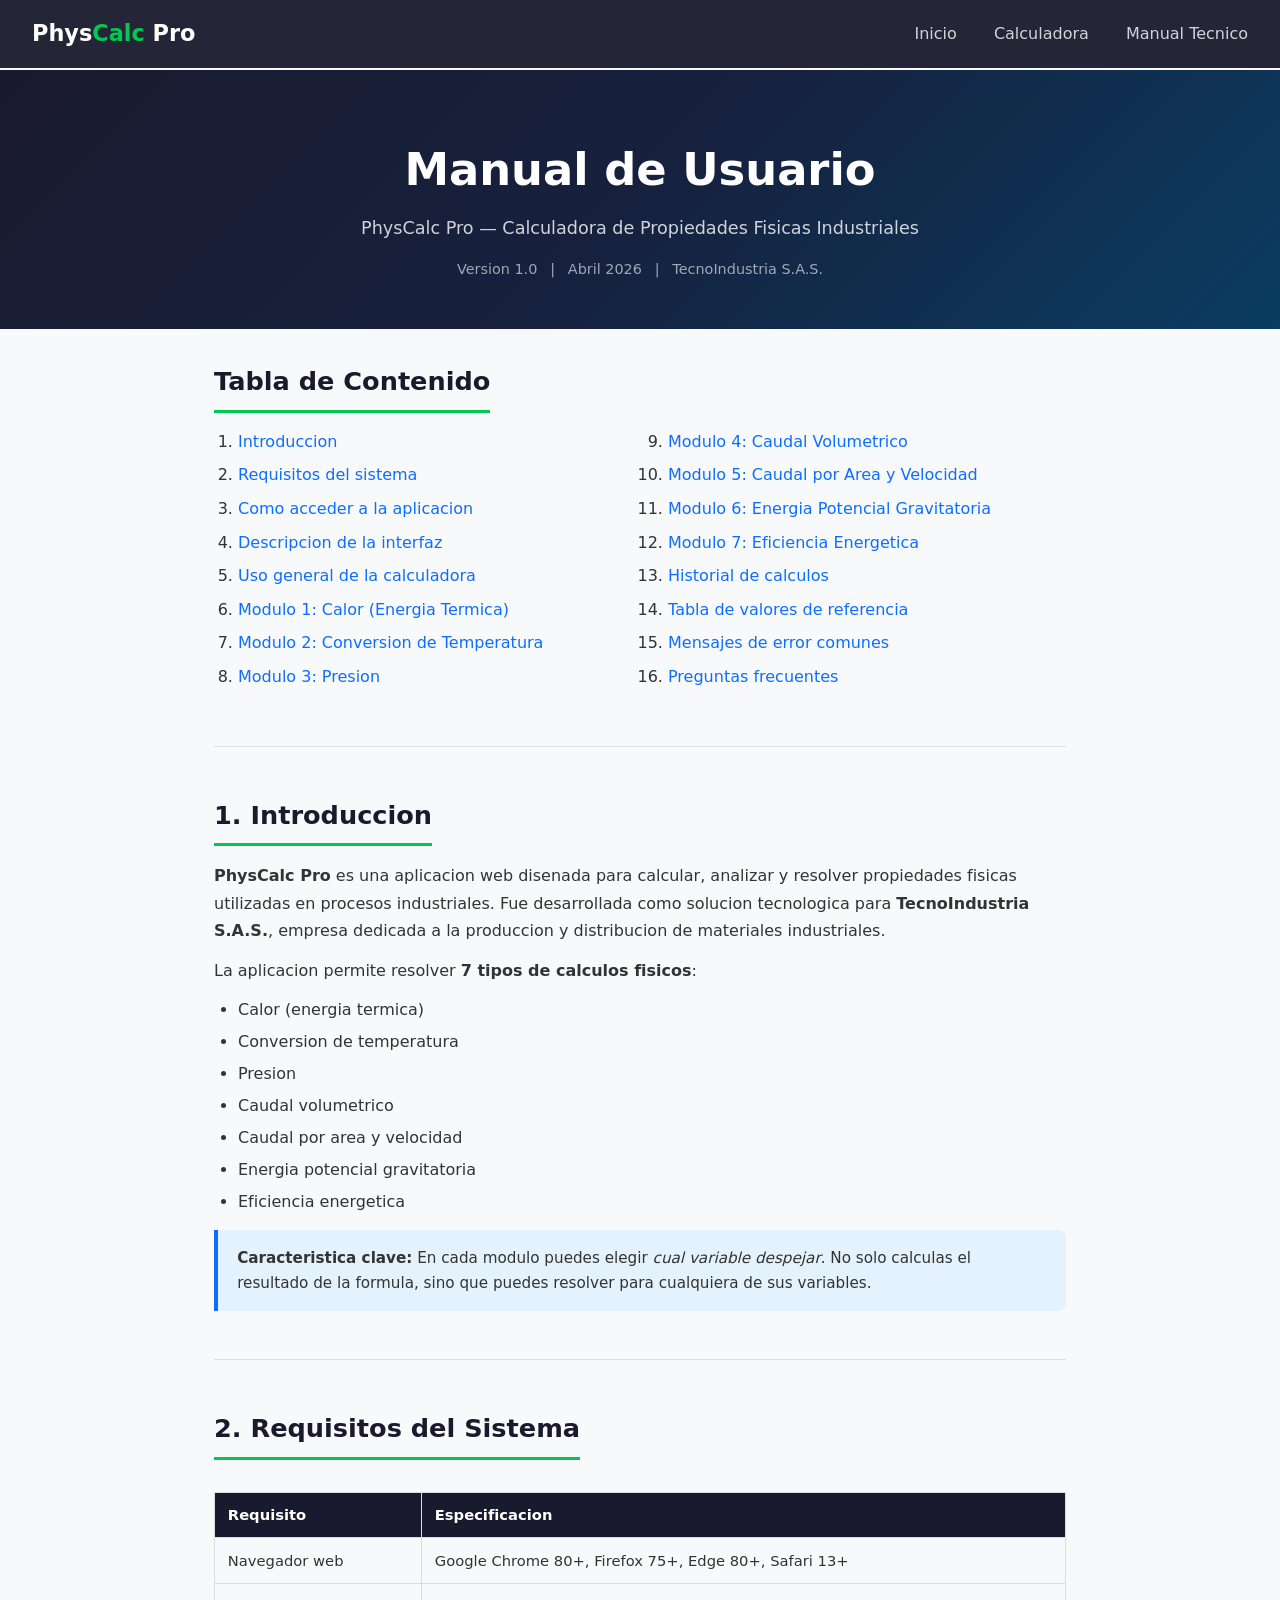
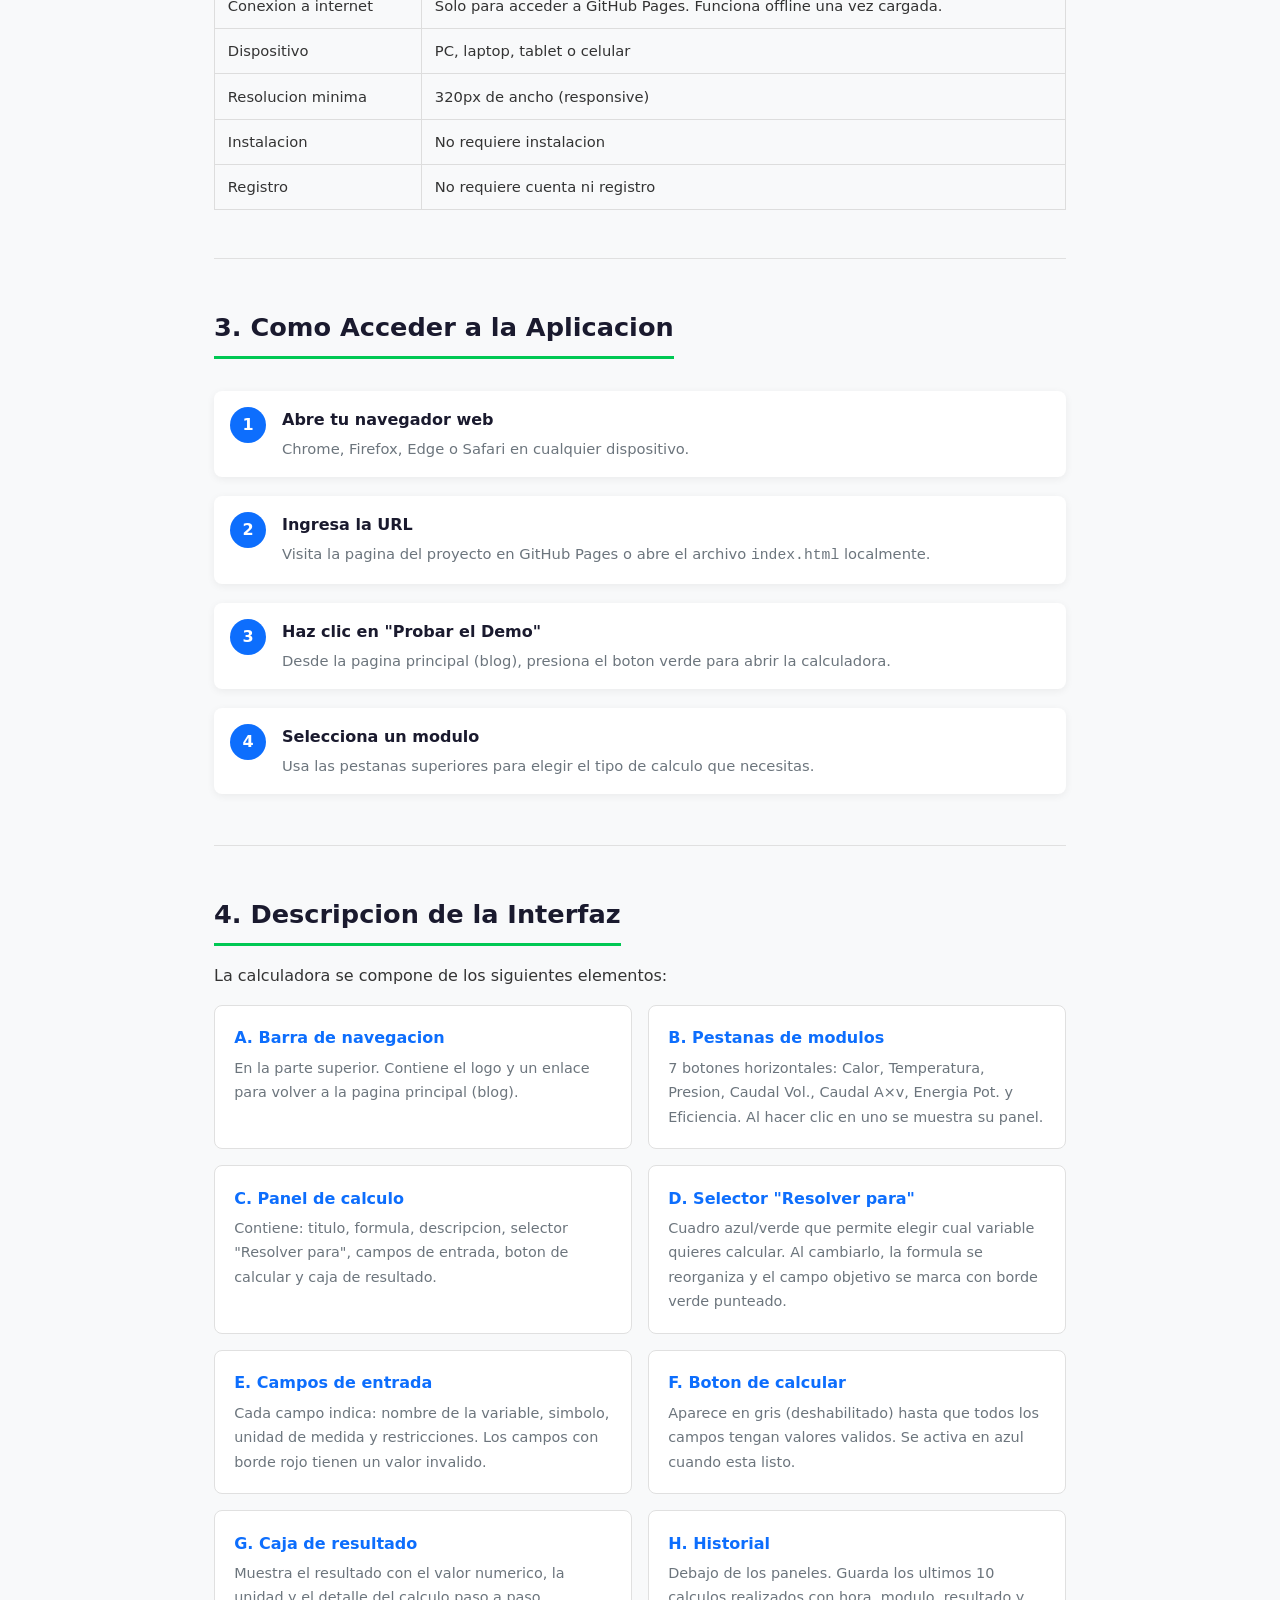
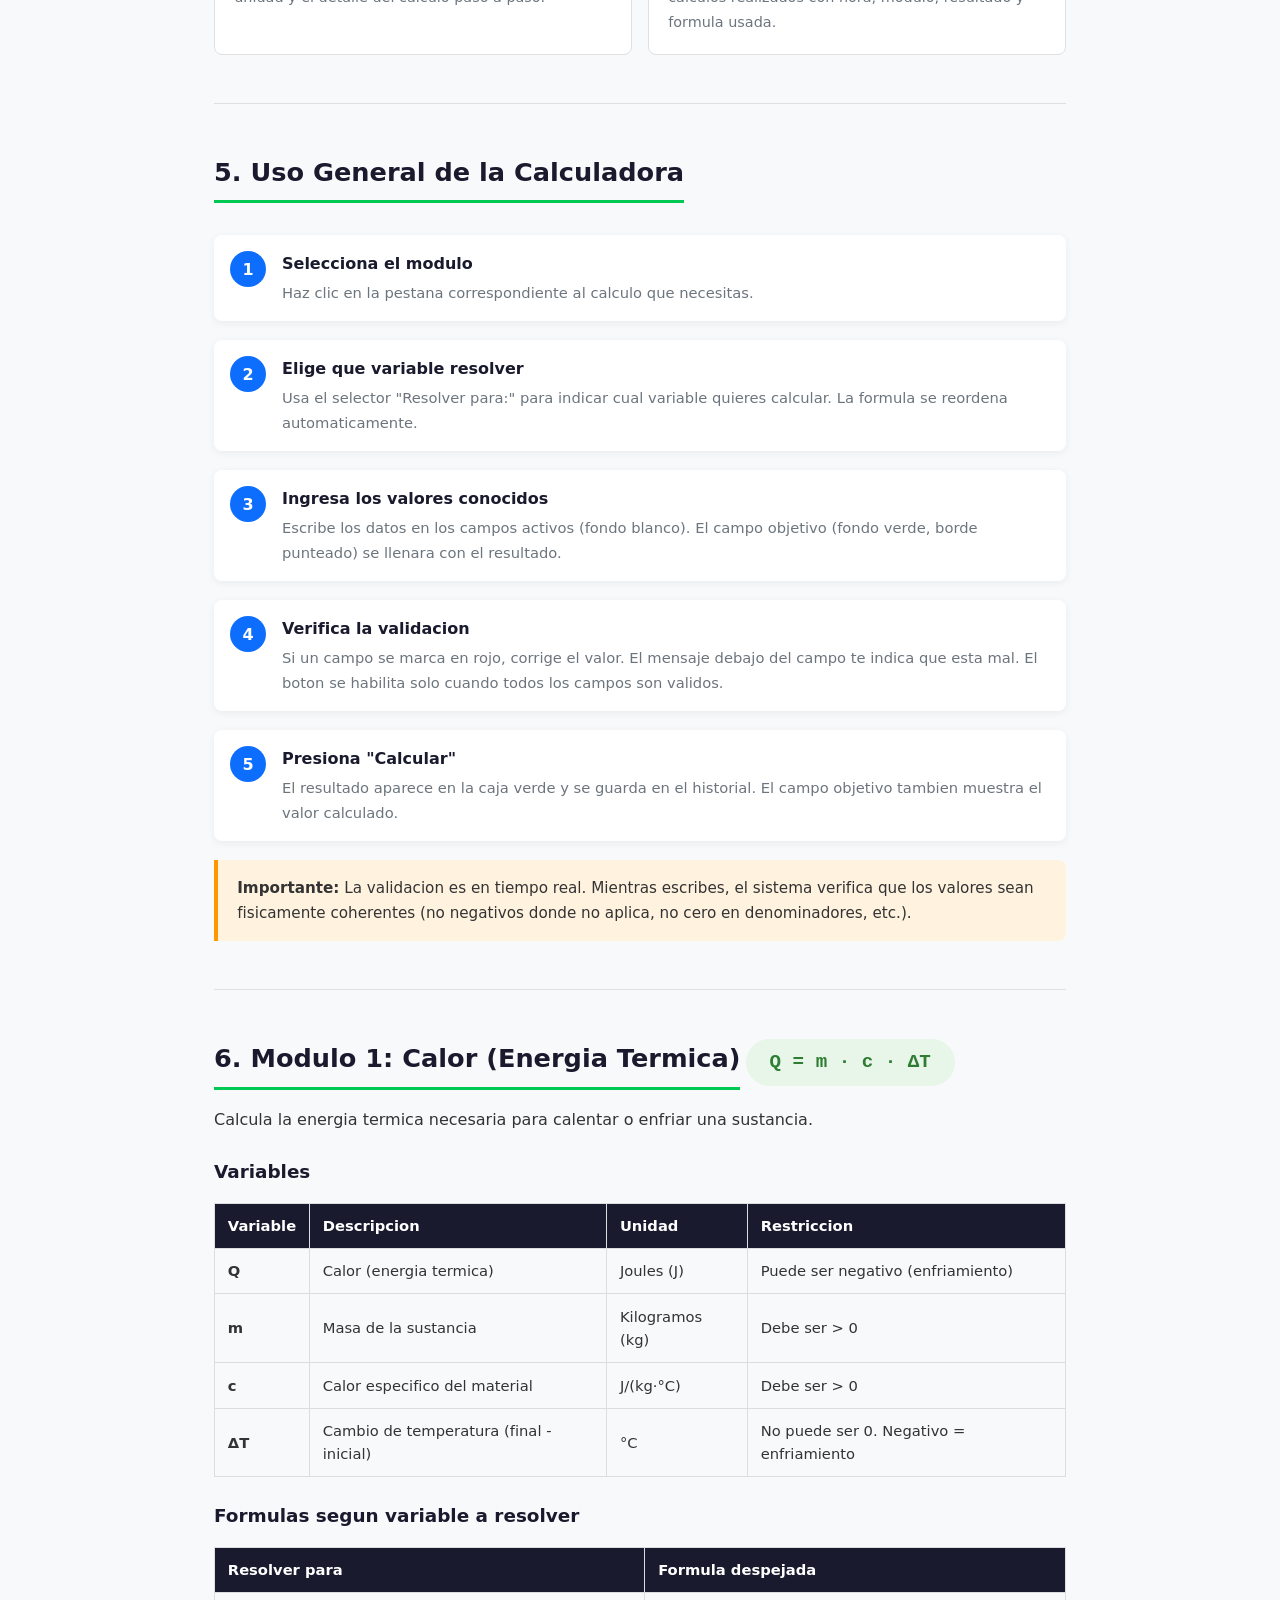
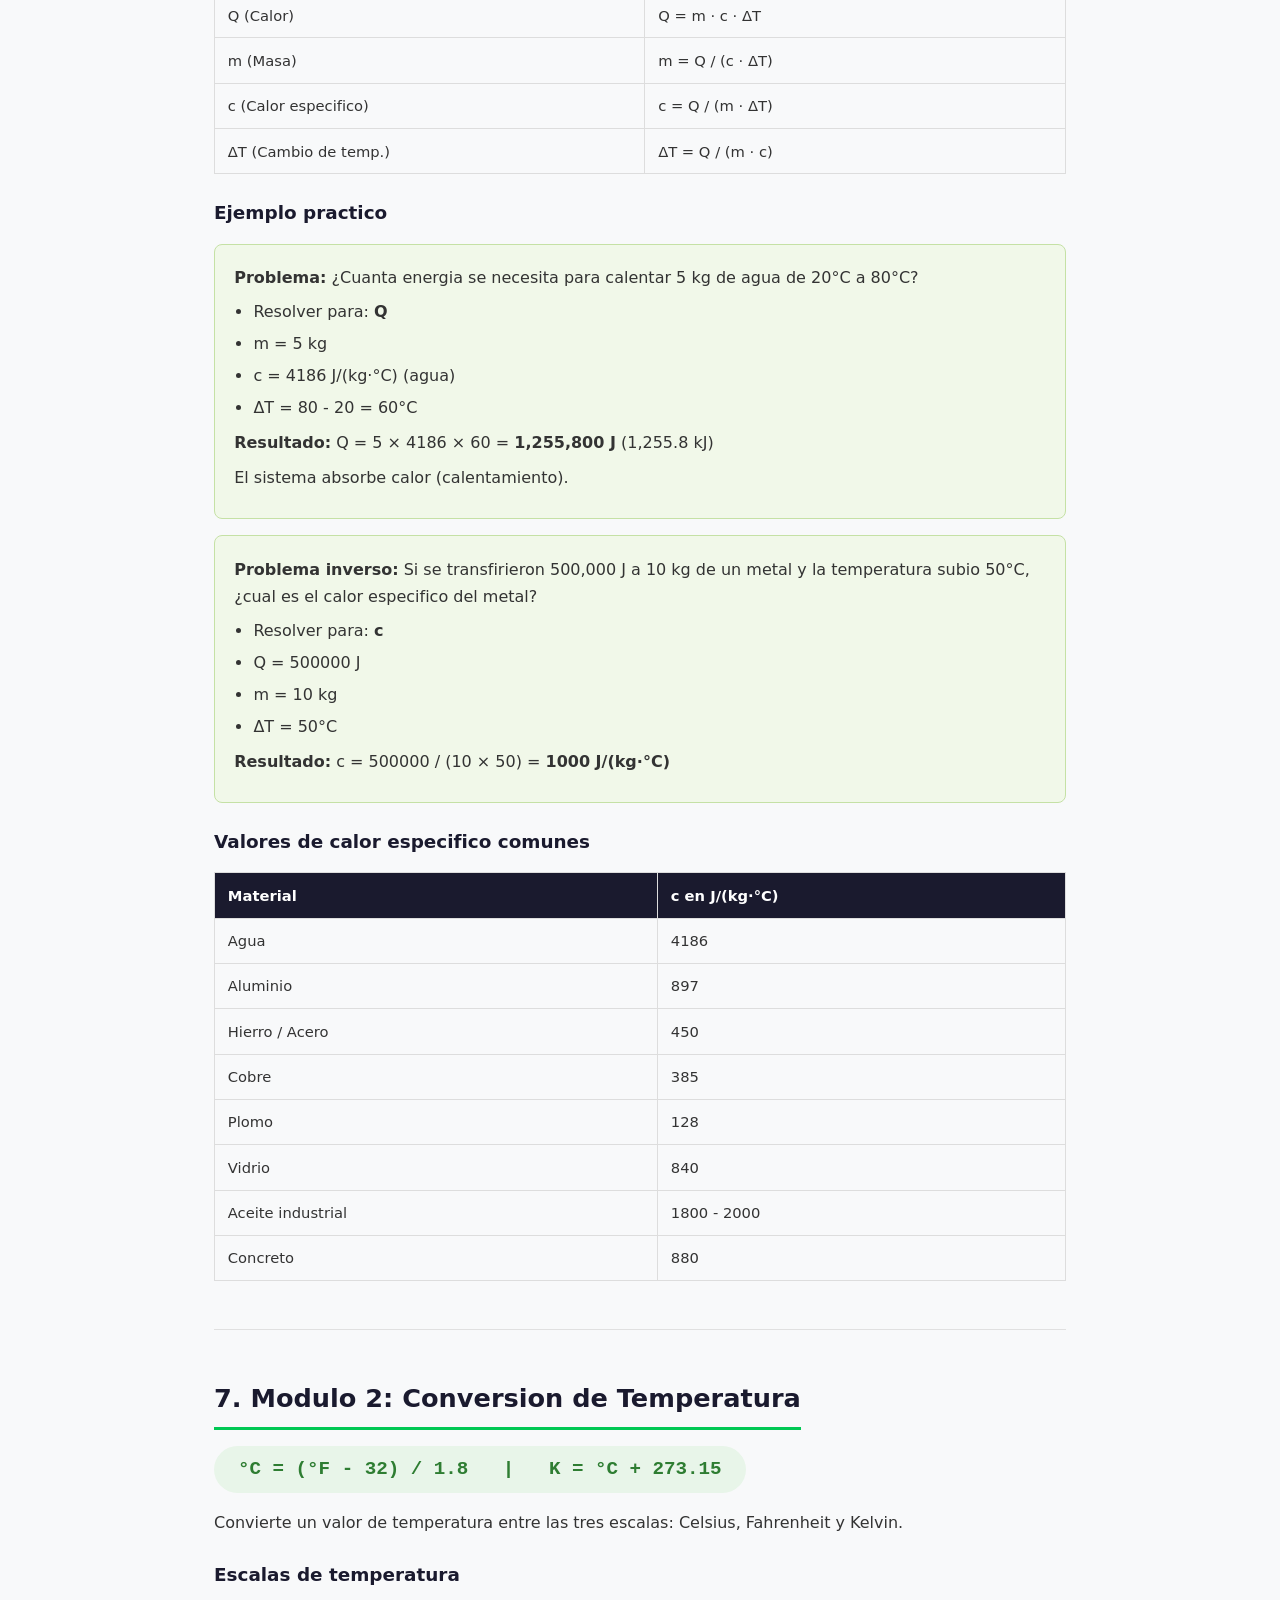
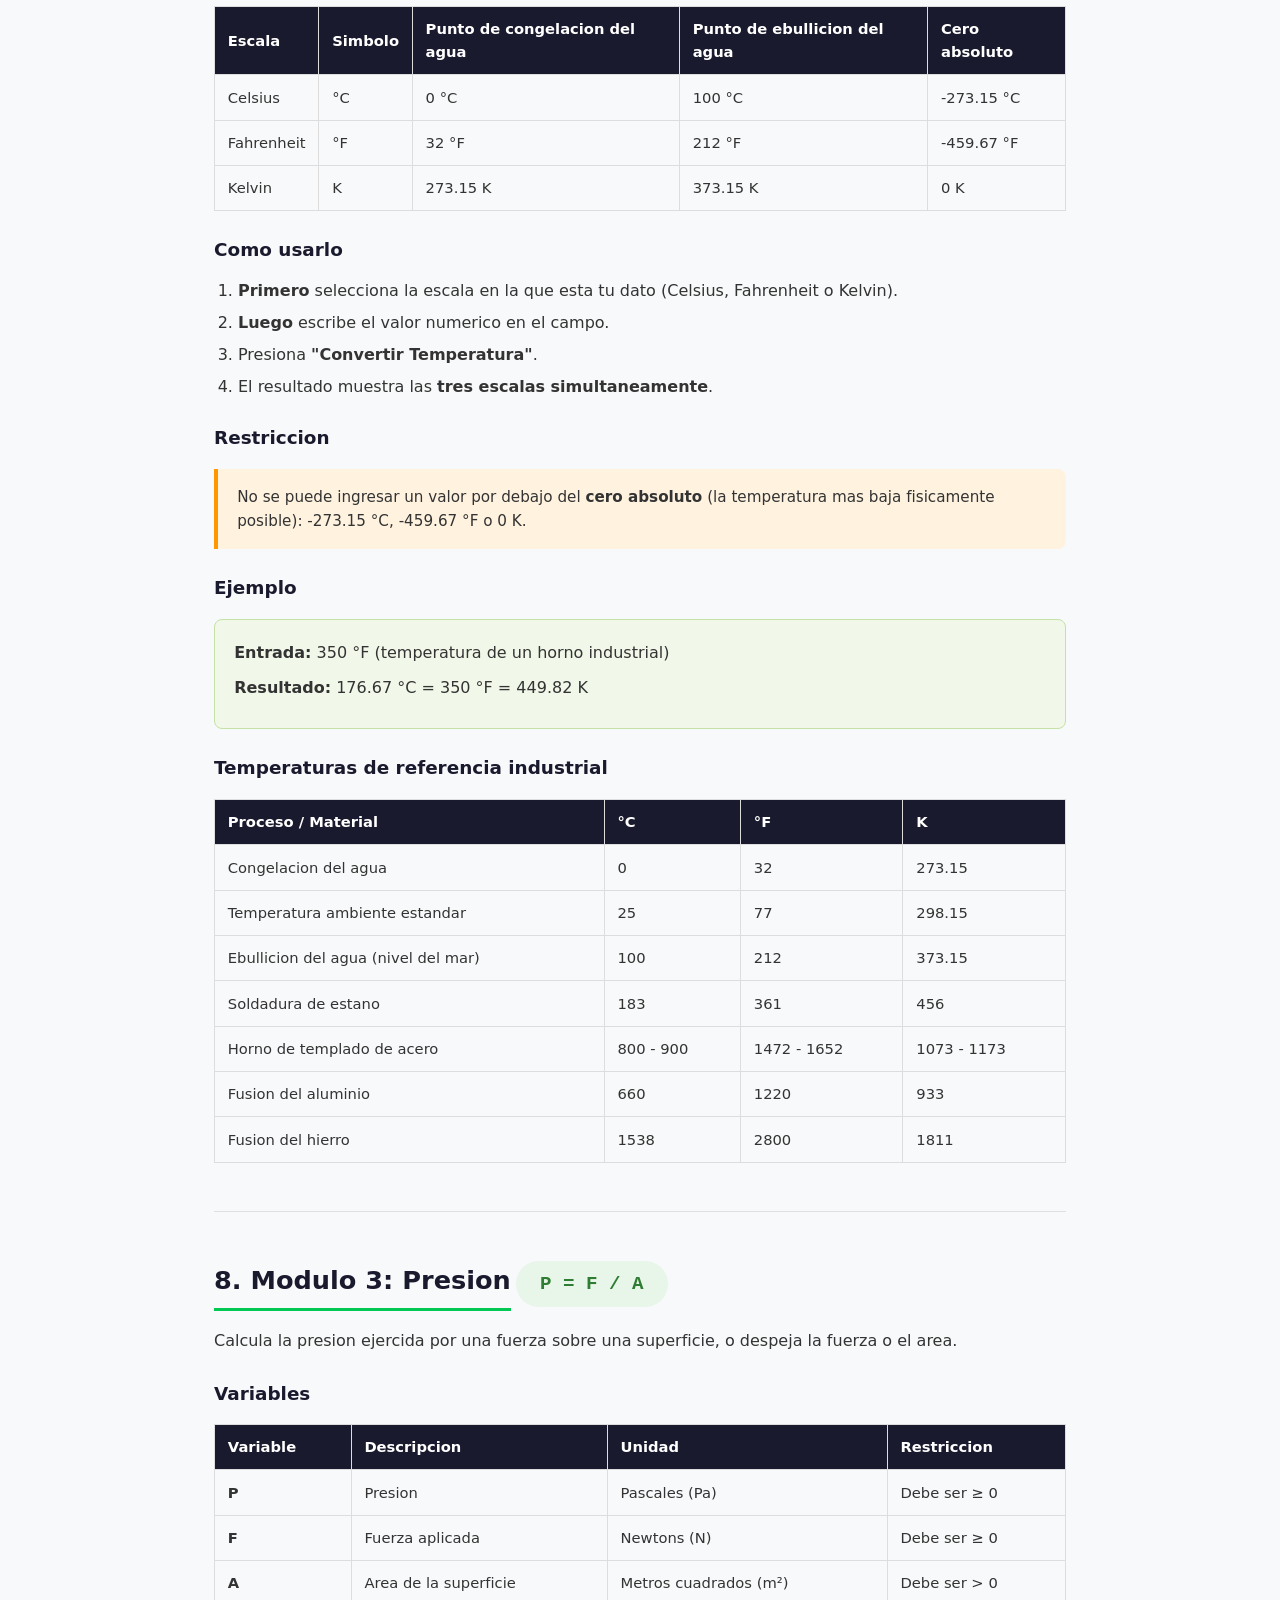
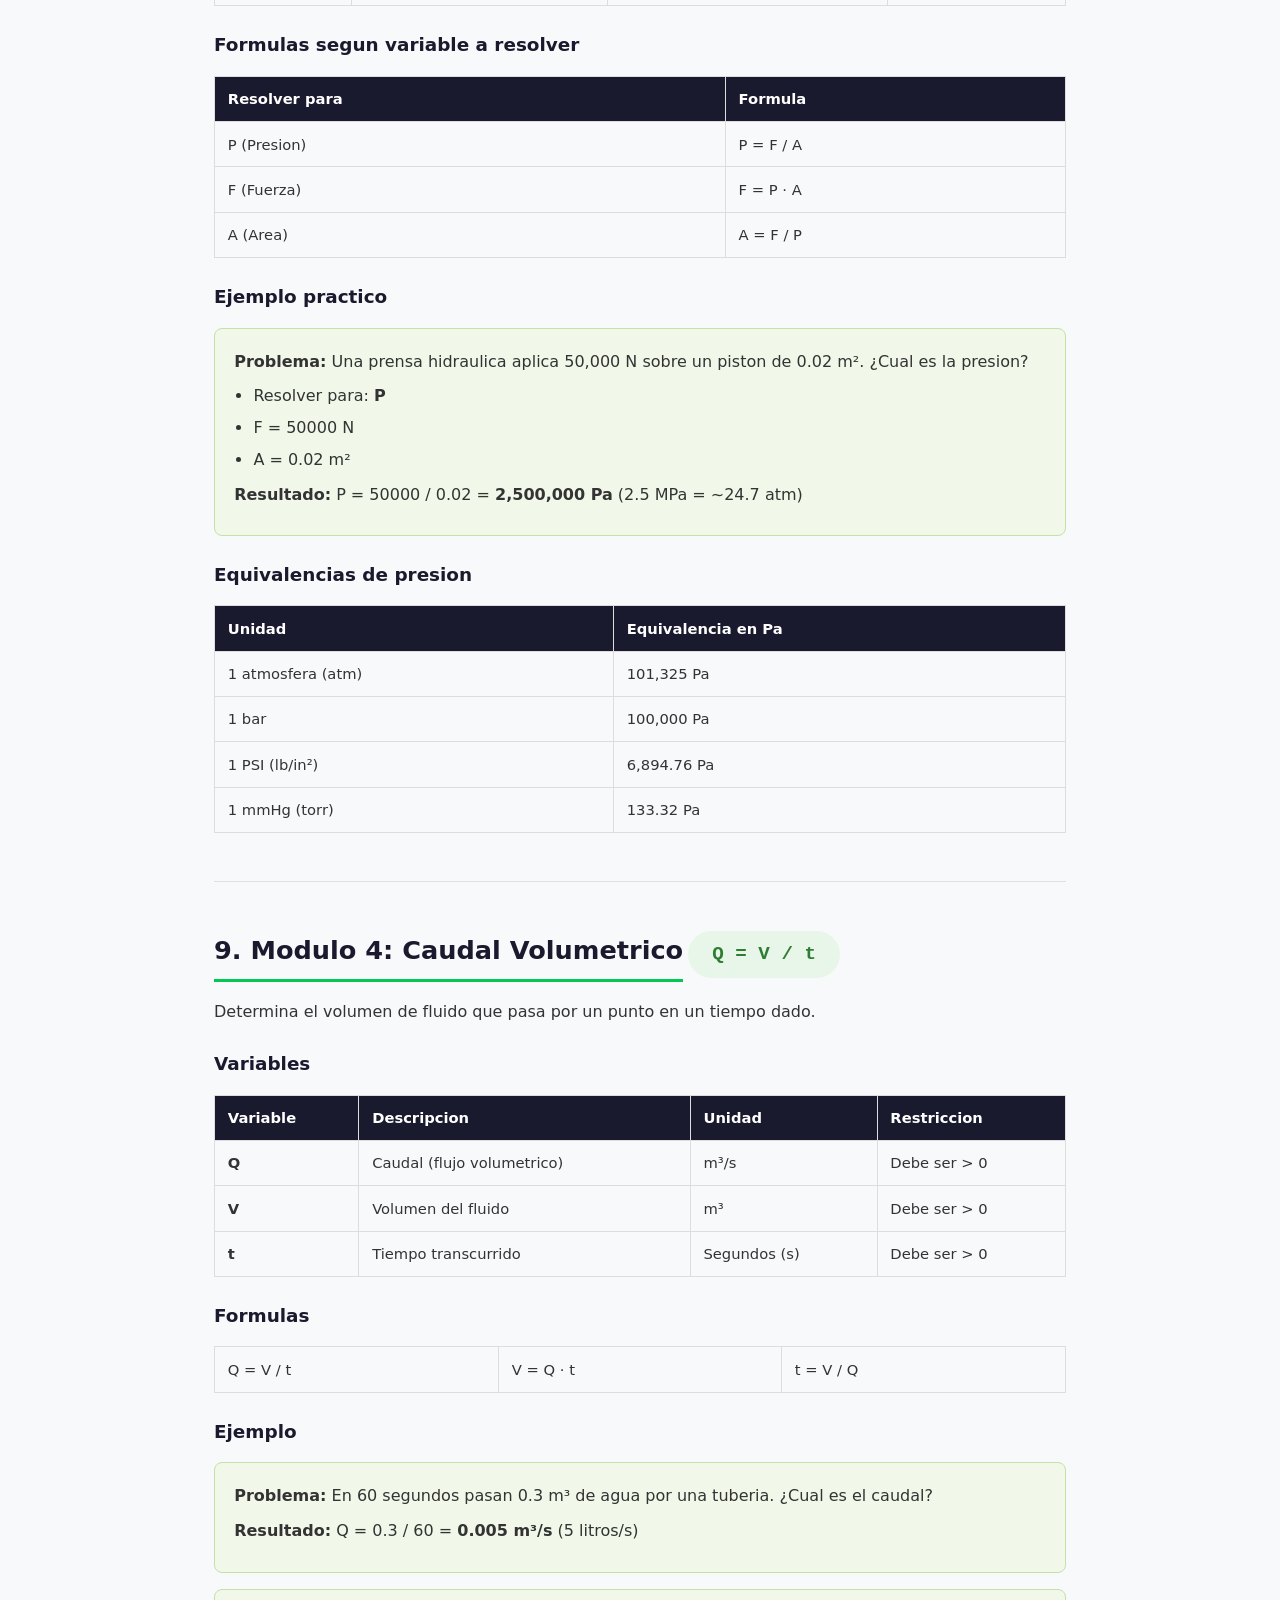
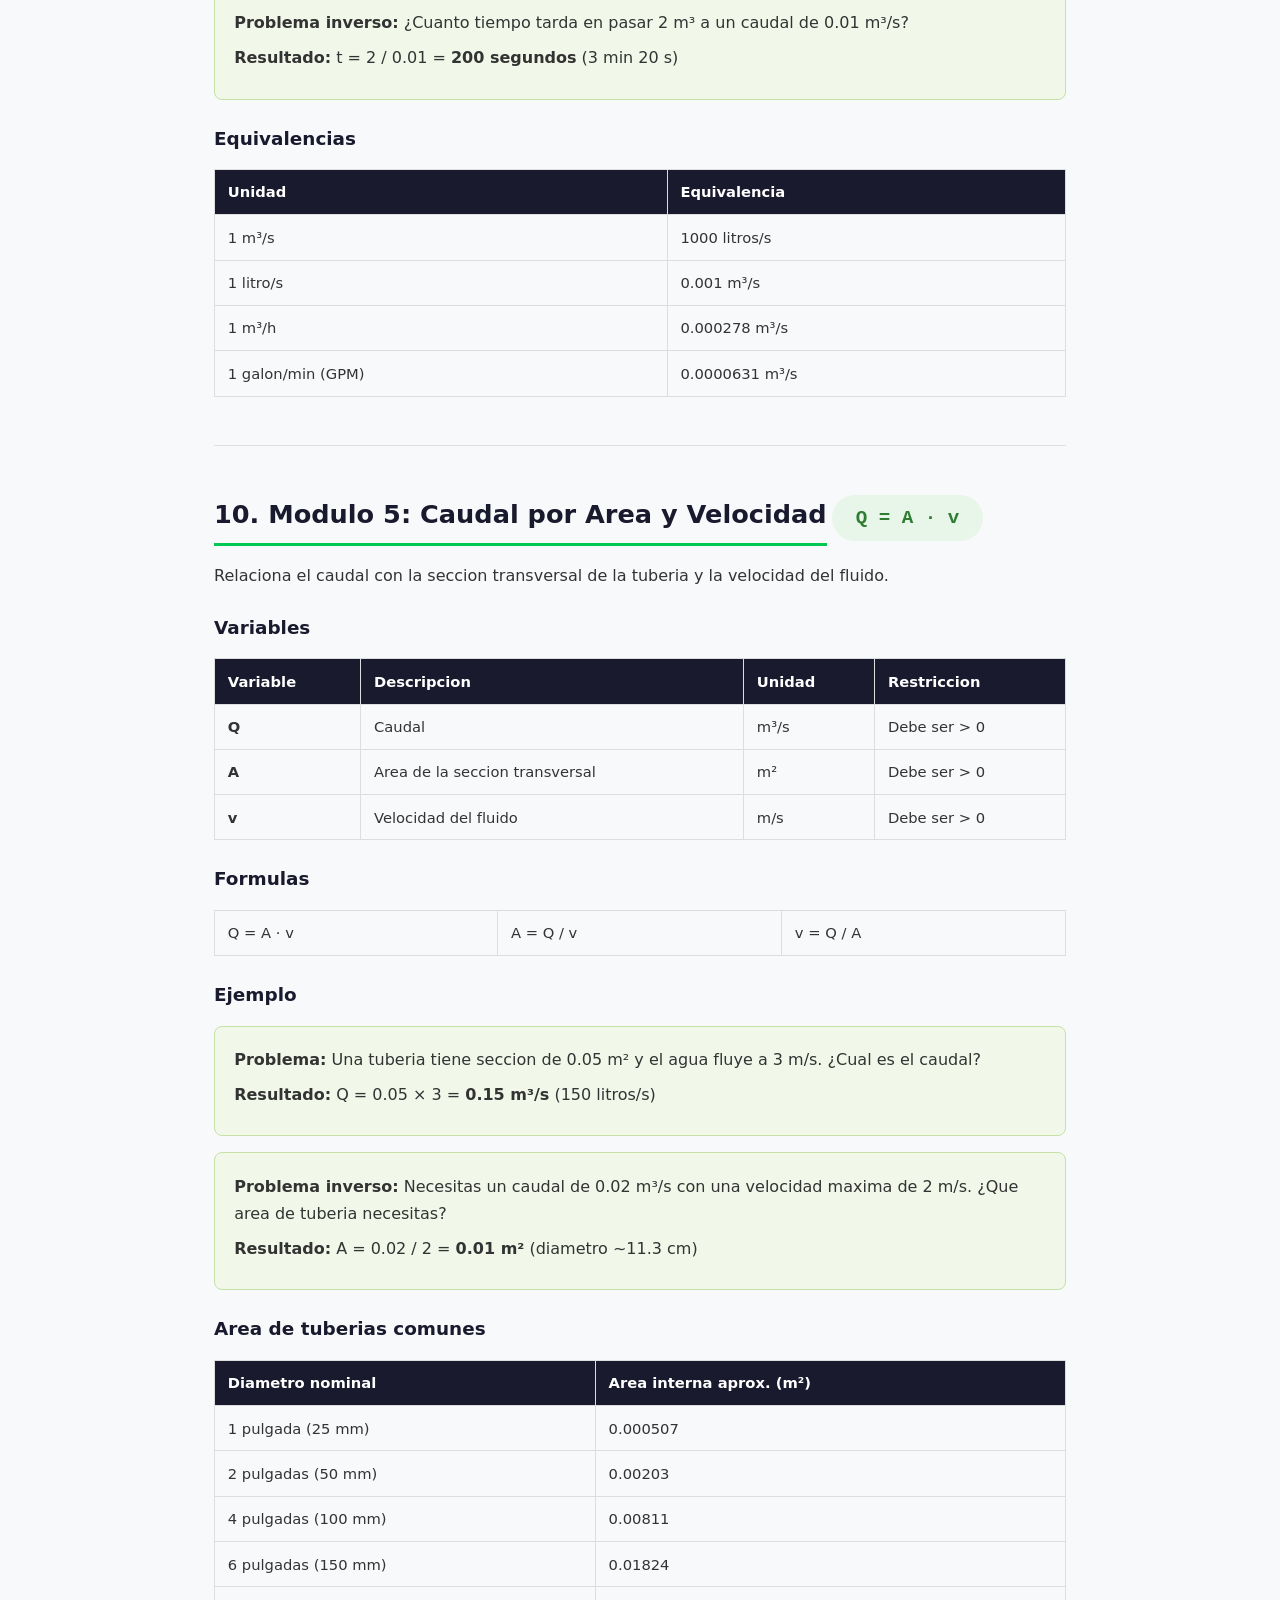
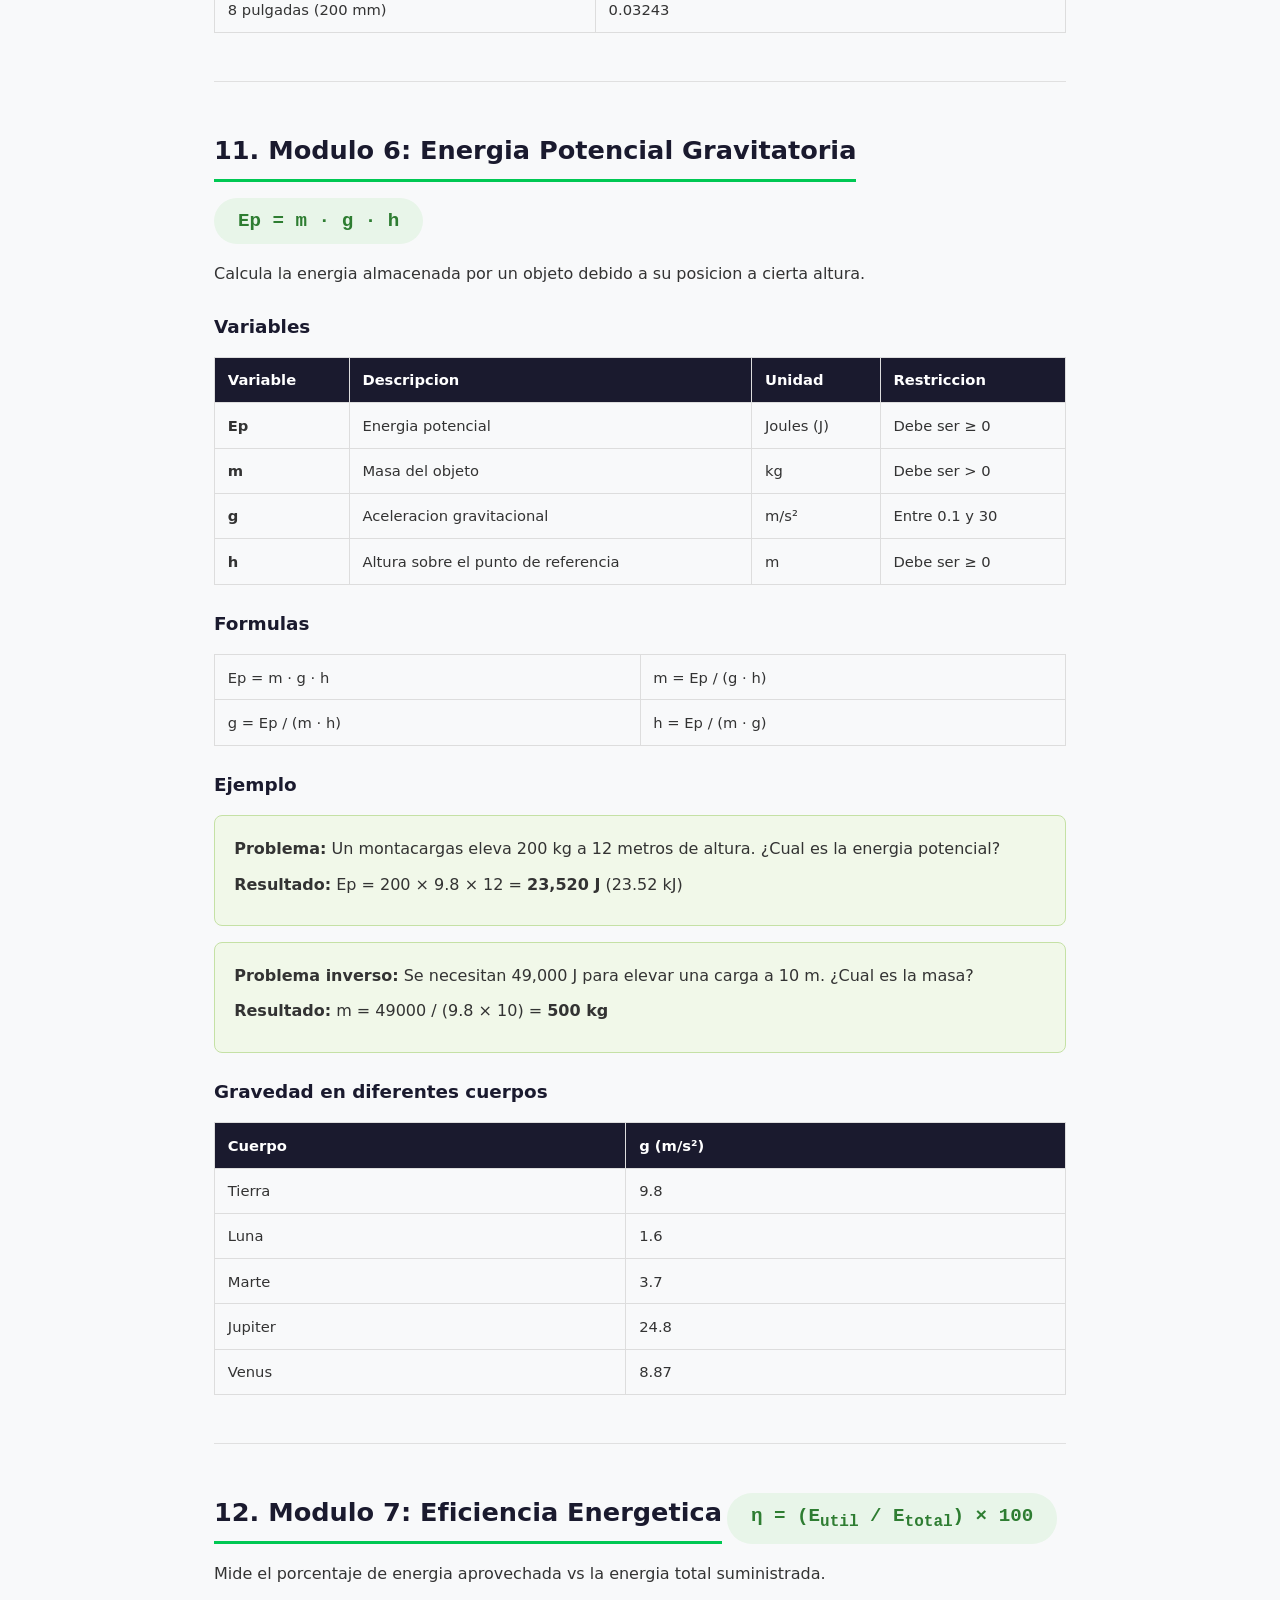
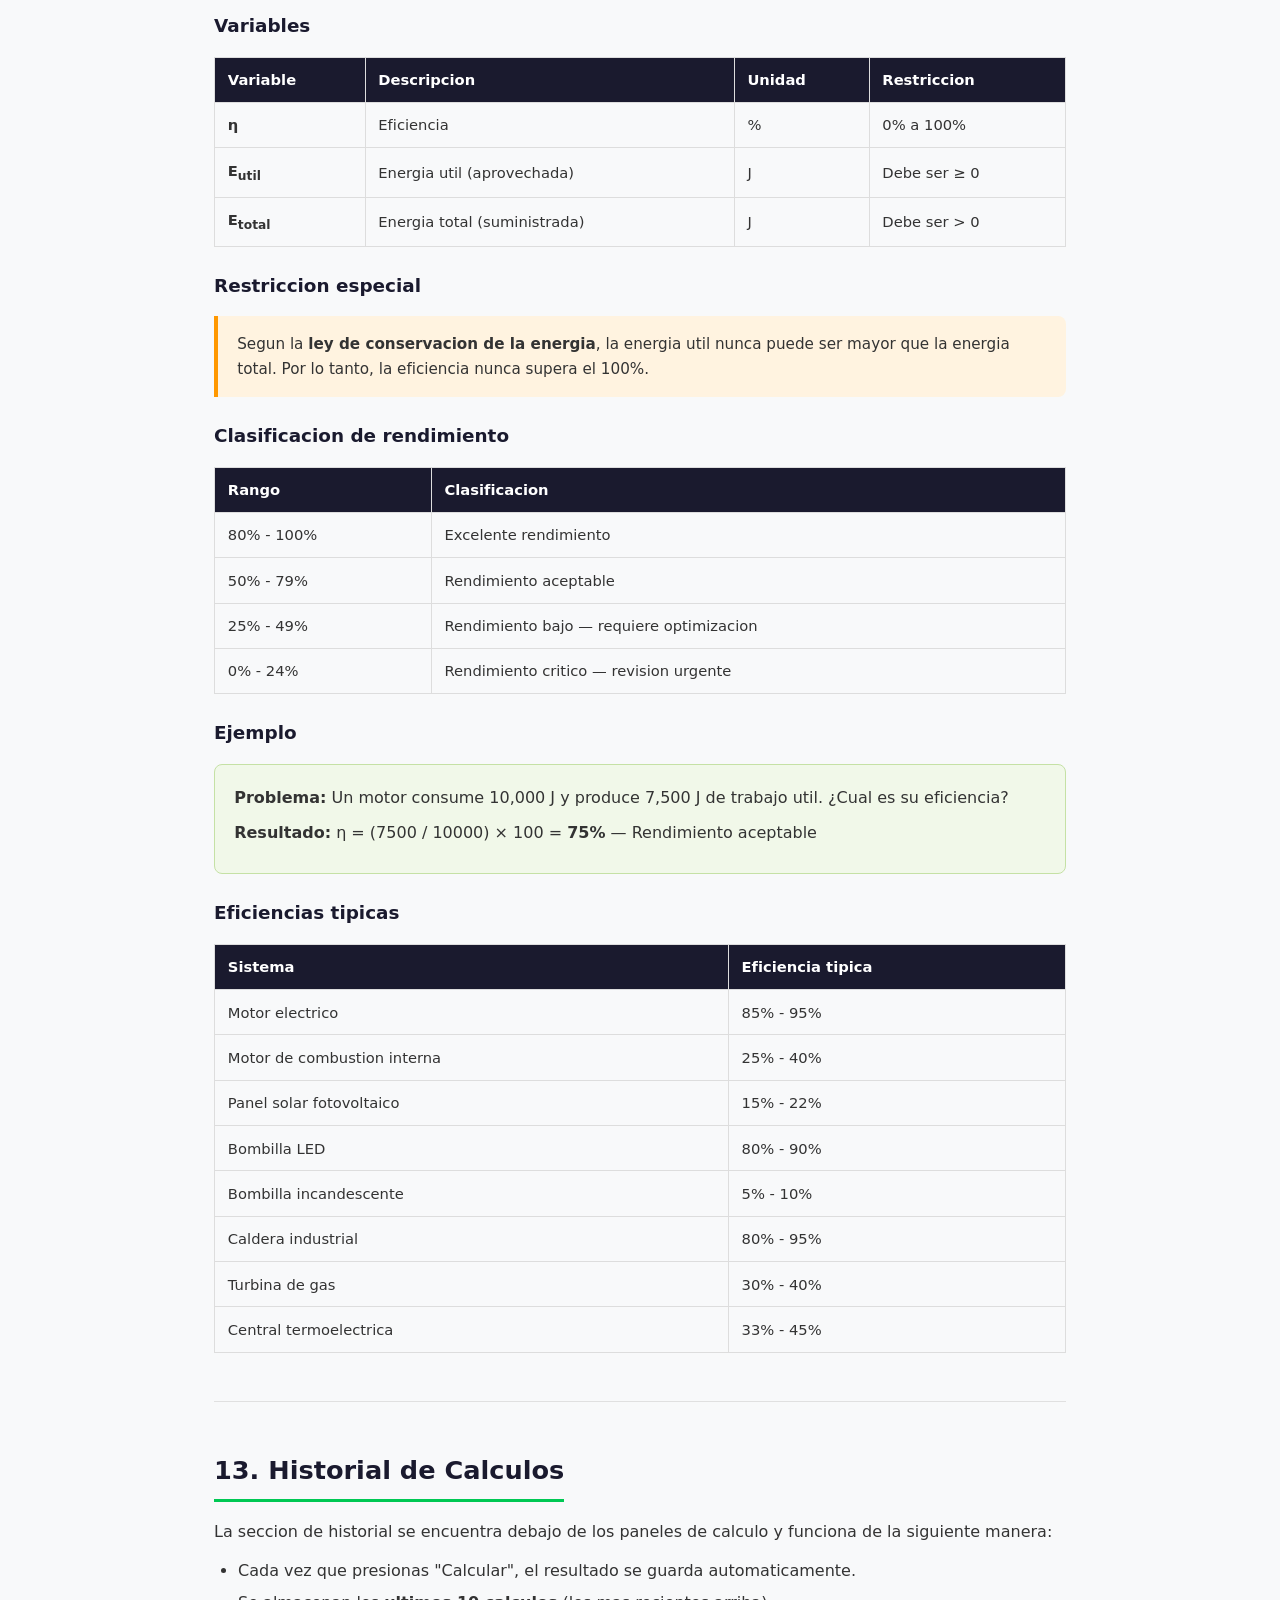
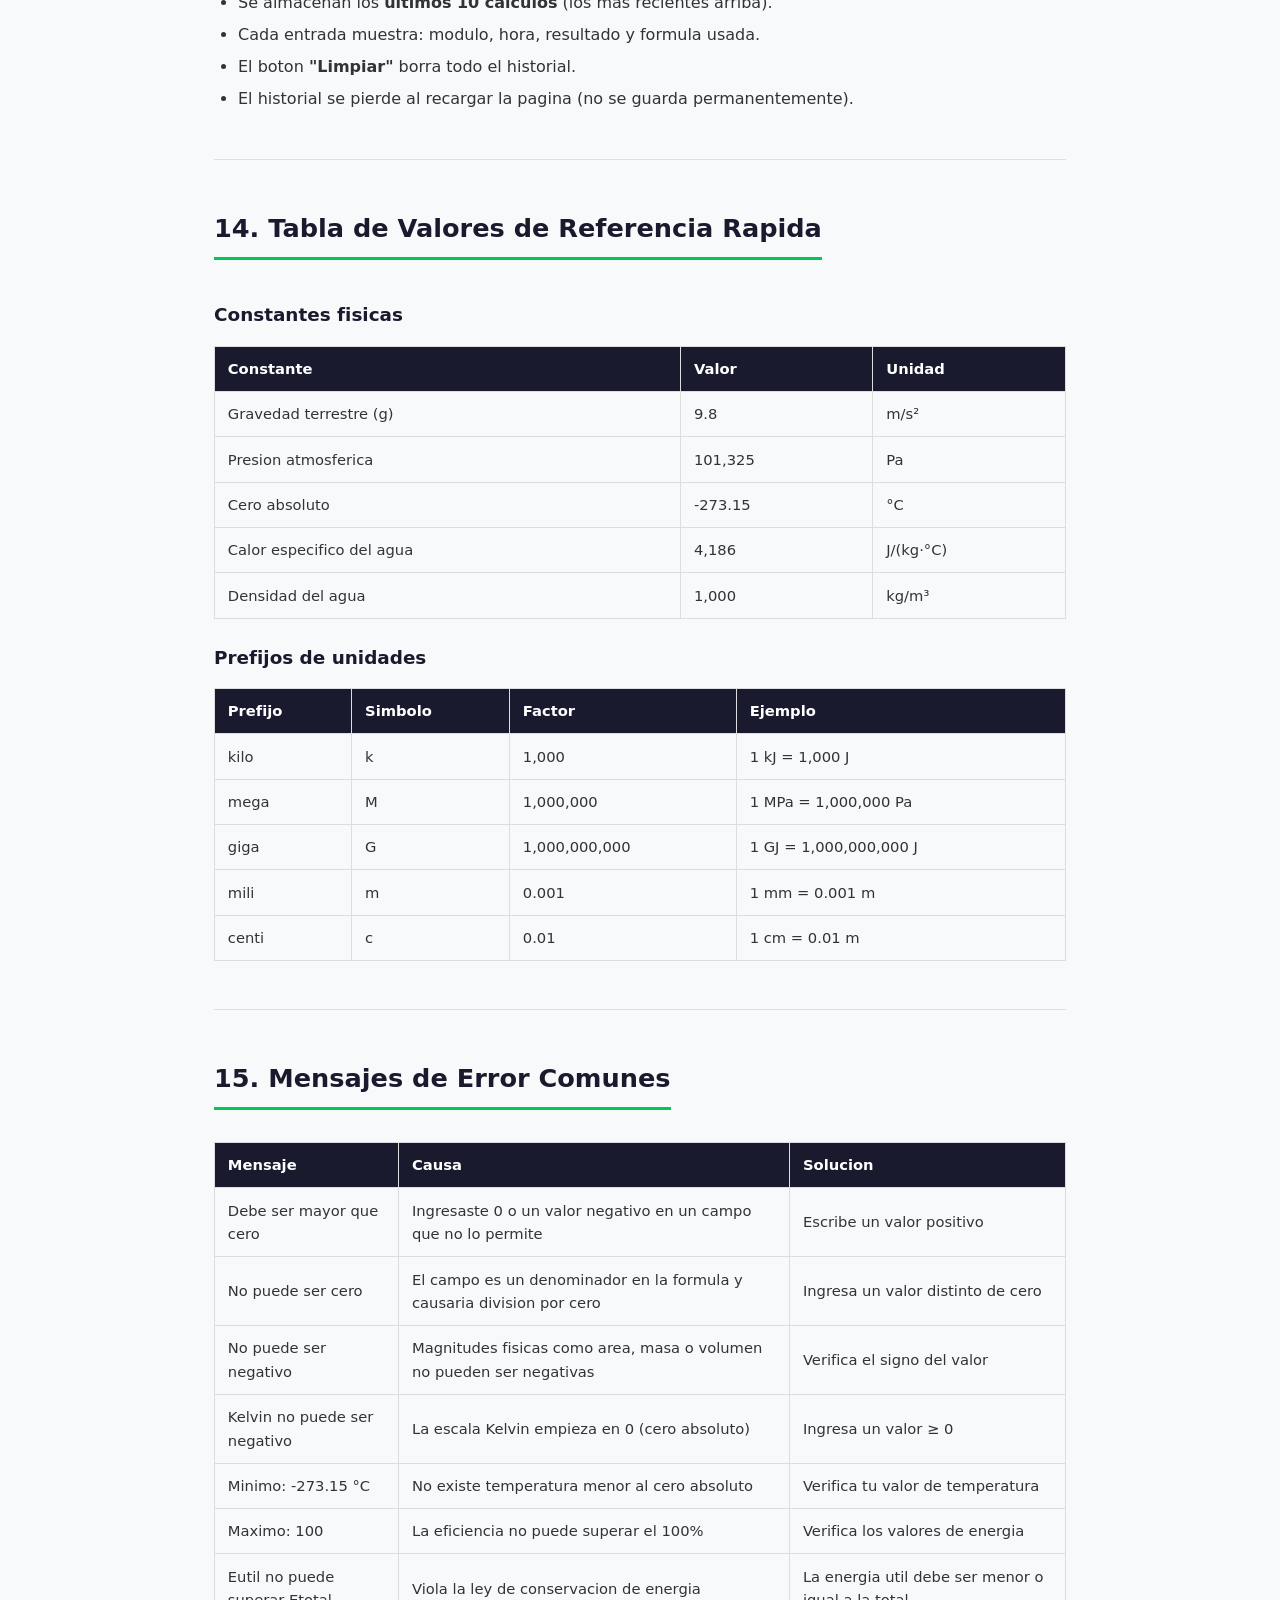
<file: manual-usuario.html>
<!DOCTYPE html>
<html lang="es">
<head>
  <meta charset="UTF-8">
  <meta name="viewport" content="width=device-width, initial-scale=1.0">
  <title>PhysCalc Pro - Manual de Usuario</title>
  <link rel="stylesheet" href="css/style.css">
  <link rel="stylesheet" href="css/manual.css">
</head>
<body>

  <header class="navbar">
    <a href="index.html" class="logo">Phys<span>Calc</span> Pro</a>
    <button class="nav-toggle" aria-label="Menu">&#9776;</button>
    <nav>
      <a href="index.html">Inicio</a>
      <a href="app.html">Calculadora</a>
      <a href="manual-tecnico.html">Manual Tecnico</a>
    </nav>
  </header>

  <div class="manual">

    <!-- PORTADA -->
    <div class="manual-hero">
      <h1>Manual de Usuario</h1>
      <p>PhysCalc Pro &mdash; Calculadora de Propiedades Fisicas Industriales</p>
      <div class="manual-meta">
        <span>Version 1.0</span>
        <span>|</span>
        <span>Abril 2026</span>
        <span>|</span>
        <span>TecnoIndustria S.A.S.</span>
      </div>
    </div>

    <div class="manual-body">

      <!-- INDICE -->
      <div class="manual-section" id="indice">
        <h2>Tabla de Contenido</h2>
        <ol class="toc">
          <li><a href="#introduccion">Introduccion</a></li>
          <li><a href="#requisitos">Requisitos del sistema</a></li>
          <li><a href="#acceso">Como acceder a la aplicacion</a></li>
          <li><a href="#interfaz">Descripcion de la interfaz</a></li>
          <li><a href="#uso-general">Uso general de la calculadora</a></li>
          <li><a href="#mod-calor">Modulo 1: Calor (Energia Termica)</a></li>
          <li><a href="#mod-temp">Modulo 2: Conversion de Temperatura</a></li>
          <li><a href="#mod-presion">Modulo 3: Presion</a></li>
          <li><a href="#mod-caudal-vol">Modulo 4: Caudal Volumetrico</a></li>
          <li><a href="#mod-caudal-av">Modulo 5: Caudal por Area y Velocidad</a></li>
          <li><a href="#mod-energia">Modulo 6: Energia Potencial Gravitatoria</a></li>
          <li><a href="#mod-eficiencia">Modulo 7: Eficiencia Energetica</a></li>
          <li><a href="#historial">Historial de calculos</a></li>
          <li><a href="#tabla-referencia">Tabla de valores de referencia</a></li>
          <li><a href="#errores">Mensajes de error comunes</a></li>
          <li><a href="#faq">Preguntas frecuentes</a></li>
        </ol>
      </div>

      <!-- 1. INTRODUCCION -->
      <div class="manual-section" id="introduccion">
        <h2>1. Introduccion</h2>
        <p>
          <strong>PhysCalc Pro</strong> es una aplicacion web disenada para calcular, analizar y resolver
          propiedades fisicas utilizadas en procesos industriales. Fue desarrollada como solucion tecnologica
          para <strong>TecnoIndustria S.A.S.</strong>, empresa dedicada a la produccion y distribucion de materiales industriales.
        </p>
        <p>La aplicacion permite resolver <strong>7 tipos de calculos fisicos</strong>:</p>
        <ul>
          <li>Calor (energia termica)</li>
          <li>Conversion de temperatura</li>
          <li>Presion</li>
          <li>Caudal volumetrico</li>
          <li>Caudal por area y velocidad</li>
          <li>Energia potencial gravitatoria</li>
          <li>Eficiencia energetica</li>
        </ul>
        <div class="manual-tip">
          <strong>Caracteristica clave:</strong> En cada modulo puedes elegir <em>cual variable despejar</em>.
          No solo calculas el resultado de la formula, sino que puedes resolver para cualquiera de sus variables.
        </div>
      </div>

      <!-- 2. REQUISITOS -->
      <div class="manual-section" id="requisitos">
        <h2>2. Requisitos del Sistema</h2>
        <table class="manual-table">
          <tr><th>Requisito</th><th>Especificacion</th></tr>
          <tr><td>Navegador web</td><td>Google Chrome 80+, Firefox 75+, Edge 80+, Safari 13+</td></tr>
          <tr><td>Conexion a internet</td><td>Solo para acceder a GitHub Pages. Funciona offline una vez cargada.</td></tr>
          <tr><td>Dispositivo</td><td>PC, laptop, tablet o celular</td></tr>
          <tr><td>Resolucion minima</td><td>320px de ancho (responsive)</td></tr>
          <tr><td>Instalacion</td><td>No requiere instalacion</td></tr>
          <tr><td>Registro</td><td>No requiere cuenta ni registro</td></tr>
        </table>
      </div>

      <!-- 3. ACCESO -->
      <div class="manual-section" id="acceso">
        <h2>3. Como Acceder a la Aplicacion</h2>
        <div class="manual-steps">
          <div class="manual-step">
            <div class="step-num">1</div>
            <div class="step-content">
              <h4>Abre tu navegador web</h4>
              <p>Chrome, Firefox, Edge o Safari en cualquier dispositivo.</p>
            </div>
          </div>
          <div class="manual-step">
            <div class="step-num">2</div>
            <div class="step-content">
              <h4>Ingresa la URL</h4>
              <p>Visita la pagina del proyecto en GitHub Pages o abre el archivo <code>index.html</code> localmente.</p>
            </div>
          </div>
          <div class="manual-step">
            <div class="step-num">3</div>
            <div class="step-content">
              <h4>Haz clic en "Probar el Demo"</h4>
              <p>Desde la pagina principal (blog), presiona el boton verde para abrir la calculadora.</p>
            </div>
          </div>
          <div class="manual-step">
            <div class="step-num">4</div>
            <div class="step-content">
              <h4>Selecciona un modulo</h4>
              <p>Usa las pestanas superiores para elegir el tipo de calculo que necesitas.</p>
            </div>
          </div>
        </div>
      </div>

      <!-- 4. INTERFAZ -->
      <div class="manual-section" id="interfaz">
        <h2>4. Descripcion de la Interfaz</h2>
        <p>La calculadora se compone de los siguientes elementos:</p>

        <div class="interface-parts">
          <div class="interface-part">
            <h4>A. Barra de navegacion</h4>
            <p>En la parte superior. Contiene el logo y un enlace para volver a la pagina principal (blog).</p>
          </div>
          <div class="interface-part">
            <h4>B. Pestanas de modulos</h4>
            <p>7 botones horizontales: Calor, Temperatura, Presion, Caudal Vol., Caudal A&times;v, Energia Pot. y Eficiencia. Al hacer clic en uno se muestra su panel.</p>
          </div>
          <div class="interface-part">
            <h4>C. Panel de calculo</h4>
            <p>Contiene: titulo, formula, descripcion, selector "Resolver para", campos de entrada, boton de calcular y caja de resultado.</p>
          </div>
          <div class="interface-part">
            <h4>D. Selector "Resolver para"</h4>
            <p>Cuadro azul/verde que permite elegir cual variable quieres calcular. Al cambiarlo, la formula se reorganiza y el campo objetivo se marca con borde verde punteado.</p>
          </div>
          <div class="interface-part">
            <h4>E. Campos de entrada</h4>
            <p>Cada campo indica: nombre de la variable, simbolo, unidad de medida y restricciones. Los campos con borde rojo tienen un valor invalido.</p>
          </div>
          <div class="interface-part">
            <h4>F. Boton de calcular</h4>
            <p>Aparece en gris (deshabilitado) hasta que todos los campos tengan valores validos. Se activa en azul cuando esta listo.</p>
          </div>
          <div class="interface-part">
            <h4>G. Caja de resultado</h4>
            <p>Muestra el resultado con el valor numerico, la unidad y el detalle del calculo paso a paso.</p>
          </div>
          <div class="interface-part">
            <h4>H. Historial</h4>
            <p>Debajo de los paneles. Guarda los ultimos 10 calculos realizados con hora, modulo, resultado y formula usada.</p>
          </div>
        </div>
      </div>

      <!-- 5. USO GENERAL -->
      <div class="manual-section" id="uso-general">
        <h2>5. Uso General de la Calculadora</h2>
        <div class="manual-steps">
          <div class="manual-step">
            <div class="step-num">1</div>
            <div class="step-content">
              <h4>Selecciona el modulo</h4>
              <p>Haz clic en la pestana correspondiente al calculo que necesitas.</p>
            </div>
          </div>
          <div class="manual-step">
            <div class="step-num">2</div>
            <div class="step-content">
              <h4>Elige que variable resolver</h4>
              <p>Usa el selector "Resolver para:" para indicar cual variable quieres calcular. La formula se reordena automaticamente.</p>
            </div>
          </div>
          <div class="manual-step">
            <div class="step-num">3</div>
            <div class="step-content">
              <h4>Ingresa los valores conocidos</h4>
              <p>Escribe los datos en los campos activos (fondo blanco). El campo objetivo (fondo verde, borde punteado) se llenara con el resultado.</p>
            </div>
          </div>
          <div class="manual-step">
            <div class="step-num">4</div>
            <div class="step-content">
              <h4>Verifica la validacion</h4>
              <p>Si un campo se marca en rojo, corrige el valor. El mensaje debajo del campo te indica que esta mal. El boton se habilita solo cuando todos los campos son validos.</p>
            </div>
          </div>
          <div class="manual-step">
            <div class="step-num">5</div>
            <div class="step-content">
              <h4>Presiona "Calcular"</h4>
              <p>El resultado aparece en la caja verde y se guarda en el historial. El campo objetivo tambien muestra el valor calculado.</p>
            </div>
          </div>
        </div>

        <div class="manual-warning">
          <strong>Importante:</strong> La validacion es en tiempo real. Mientras escribes, el sistema verifica
          que los valores sean fisicamente coherentes (no negativos donde no aplica, no cero en denominadores, etc.).
        </div>
      </div>

      <!-- 6. MODULO CALOR -->
      <div class="manual-section" id="mod-calor">
        <h2>6. Modulo 1: Calor (Energia Termica)</h2>
        <div class="formula-box">Q = m &middot; c &middot; &Delta;T</div>
        <p>Calcula la energia termica necesaria para calentar o enfriar una sustancia.</p>

        <h3>Variables</h3>
        <table class="manual-table">
          <tr><th>Variable</th><th>Descripcion</th><th>Unidad</th><th>Restriccion</th></tr>
          <tr><td><strong>Q</strong></td><td>Calor (energia termica)</td><td>Joules (J)</td><td>Puede ser negativo (enfriamiento)</td></tr>
          <tr><td><strong>m</strong></td><td>Masa de la sustancia</td><td>Kilogramos (kg)</td><td>Debe ser &gt; 0</td></tr>
          <tr><td><strong>c</strong></td><td>Calor especifico del material</td><td>J/(kg&middot;&deg;C)</td><td>Debe ser &gt; 0</td></tr>
          <tr><td><strong>&Delta;T</strong></td><td>Cambio de temperatura (final - inicial)</td><td>&deg;C</td><td>No puede ser 0. Negativo = enfriamiento</td></tr>
        </table>

        <h3>Formulas segun variable a resolver</h3>
        <table class="manual-table">
          <tr><th>Resolver para</th><th>Formula despejada</th></tr>
          <tr><td>Q (Calor)</td><td>Q = m &middot; c &middot; &Delta;T</td></tr>
          <tr><td>m (Masa)</td><td>m = Q / (c &middot; &Delta;T)</td></tr>
          <tr><td>c (Calor especifico)</td><td>c = Q / (m &middot; &Delta;T)</td></tr>
          <tr><td>&Delta;T (Cambio de temp.)</td><td>&Delta;T = Q / (m &middot; c)</td></tr>
        </table>

        <h3>Ejemplo practico</h3>
        <div class="manual-example">
          <p><strong>Problema:</strong> ¿Cuanta energia se necesita para calentar 5 kg de agua de 20&deg;C a 80&deg;C?</p>
          <ul>
            <li>Resolver para: <strong>Q</strong></li>
            <li>m = 5 kg</li>
            <li>c = 4186 J/(kg&middot;&deg;C) (agua)</li>
            <li>&Delta;T = 80 - 20 = 60&deg;C</li>
          </ul>
          <p><strong>Resultado:</strong> Q = 5 &times; 4186 &times; 60 = <strong>1,255,800 J</strong> (1,255.8 kJ)</p>
          <p>El sistema absorbe calor (calentamiento).</p>
        </div>

        <div class="manual-example">
          <p><strong>Problema inverso:</strong> Si se transfirieron 500,000 J a 10 kg de un metal y la temperatura subio 50&deg;C, ¿cual es el calor especifico del metal?</p>
          <ul>
            <li>Resolver para: <strong>c</strong></li>
            <li>Q = 500000 J</li>
            <li>m = 10 kg</li>
            <li>&Delta;T = 50&deg;C</li>
          </ul>
          <p><strong>Resultado:</strong> c = 500000 / (10 &times; 50) = <strong>1000 J/(kg&middot;&deg;C)</strong></p>
        </div>

        <h3>Valores de calor especifico comunes</h3>
        <table class="manual-table">
          <tr><th>Material</th><th>c en J/(kg&middot;&deg;C)</th></tr>
          <tr><td>Agua</td><td>4186</td></tr>
          <tr><td>Aluminio</td><td>897</td></tr>
          <tr><td>Hierro / Acero</td><td>450</td></tr>
          <tr><td>Cobre</td><td>385</td></tr>
          <tr><td>Plomo</td><td>128</td></tr>
          <tr><td>Vidrio</td><td>840</td></tr>
          <tr><td>Aceite industrial</td><td>1800 - 2000</td></tr>
          <tr><td>Concreto</td><td>880</td></tr>
        </table>
      </div>

      <!-- 7. MODULO TEMPERATURA -->
      <div class="manual-section" id="mod-temp">
        <h2>7. Modulo 2: Conversion de Temperatura</h2>
        <div class="formula-box">&deg;C = (&deg;F - 32) / 1.8 &nbsp;&nbsp;|&nbsp;&nbsp; K = &deg;C + 273.15</div>
        <p>Convierte un valor de temperatura entre las tres escalas: Celsius, Fahrenheit y Kelvin.</p>

        <h3>Escalas de temperatura</h3>
        <table class="manual-table">
          <tr><th>Escala</th><th>Simbolo</th><th>Punto de congelacion del agua</th><th>Punto de ebullicion del agua</th><th>Cero absoluto</th></tr>
          <tr><td>Celsius</td><td>&deg;C</td><td>0 &deg;C</td><td>100 &deg;C</td><td>-273.15 &deg;C</td></tr>
          <tr><td>Fahrenheit</td><td>&deg;F</td><td>32 &deg;F</td><td>212 &deg;F</td><td>-459.67 &deg;F</td></tr>
          <tr><td>Kelvin</td><td>K</td><td>273.15 K</td><td>373.15 K</td><td>0 K</td></tr>
        </table>

        <h3>Como usarlo</h3>
        <ol>
          <li><strong>Primero</strong> selecciona la escala en la que esta tu dato (Celsius, Fahrenheit o Kelvin).</li>
          <li><strong>Luego</strong> escribe el valor numerico en el campo.</li>
          <li>Presiona <strong>"Convertir Temperatura"</strong>.</li>
          <li>El resultado muestra las <strong>tres escalas simultaneamente</strong>.</li>
        </ol>

        <h3>Restriccion</h3>
        <div class="manual-warning">
          No se puede ingresar un valor por debajo del <strong>cero absoluto</strong> (la temperatura mas baja fisicamente posible):
          -273.15 &deg;C, -459.67 &deg;F o 0 K.
        </div>

        <h3>Ejemplo</h3>
        <div class="manual-example">
          <p><strong>Entrada:</strong> 350 &deg;F (temperatura de un horno industrial)</p>
          <p><strong>Resultado:</strong> 176.67 &deg;C = 350 &deg;F = 449.82 K</p>
        </div>

        <h3>Temperaturas de referencia industrial</h3>
        <table class="manual-table">
          <tr><th>Proceso / Material</th><th>&deg;C</th><th>&deg;F</th><th>K</th></tr>
          <tr><td>Congelacion del agua</td><td>0</td><td>32</td><td>273.15</td></tr>
          <tr><td>Temperatura ambiente estandar</td><td>25</td><td>77</td><td>298.15</td></tr>
          <tr><td>Ebullicion del agua (nivel del mar)</td><td>100</td><td>212</td><td>373.15</td></tr>
          <tr><td>Soldadura de estano</td><td>183</td><td>361</td><td>456</td></tr>
          <tr><td>Horno de templado de acero</td><td>800 - 900</td><td>1472 - 1652</td><td>1073 - 1173</td></tr>
          <tr><td>Fusion del aluminio</td><td>660</td><td>1220</td><td>933</td></tr>
          <tr><td>Fusion del hierro</td><td>1538</td><td>2800</td><td>1811</td></tr>
        </table>
      </div>

      <!-- 8. MODULO PRESION -->
      <div class="manual-section" id="mod-presion">
        <h2>8. Modulo 3: Presion</h2>
        <div class="formula-box">P = F / A</div>
        <p>Calcula la presion ejercida por una fuerza sobre una superficie, o despeja la fuerza o el area.</p>

        <h3>Variables</h3>
        <table class="manual-table">
          <tr><th>Variable</th><th>Descripcion</th><th>Unidad</th><th>Restriccion</th></tr>
          <tr><td><strong>P</strong></td><td>Presion</td><td>Pascales (Pa)</td><td>Debe ser &ge; 0</td></tr>
          <tr><td><strong>F</strong></td><td>Fuerza aplicada</td><td>Newtons (N)</td><td>Debe ser &ge; 0</td></tr>
          <tr><td><strong>A</strong></td><td>Area de la superficie</td><td>Metros cuadrados (m&sup2;)</td><td>Debe ser &gt; 0</td></tr>
        </table>

        <h3>Formulas segun variable a resolver</h3>
        <table class="manual-table">
          <tr><th>Resolver para</th><th>Formula</th></tr>
          <tr><td>P (Presion)</td><td>P = F / A</td></tr>
          <tr><td>F (Fuerza)</td><td>F = P &middot; A</td></tr>
          <tr><td>A (Area)</td><td>A = F / P</td></tr>
        </table>

        <h3>Ejemplo practico</h3>
        <div class="manual-example">
          <p><strong>Problema:</strong> Una prensa hidraulica aplica 50,000 N sobre un piston de 0.02 m&sup2;. ¿Cual es la presion?</p>
          <ul>
            <li>Resolver para: <strong>P</strong></li>
            <li>F = 50000 N</li>
            <li>A = 0.02 m&sup2;</li>
          </ul>
          <p><strong>Resultado:</strong> P = 50000 / 0.02 = <strong>2,500,000 Pa</strong> (2.5 MPa = ~24.7 atm)</p>
        </div>

        <h3>Equivalencias de presion</h3>
        <table class="manual-table">
          <tr><th>Unidad</th><th>Equivalencia en Pa</th></tr>
          <tr><td>1 atmosfera (atm)</td><td>101,325 Pa</td></tr>
          <tr><td>1 bar</td><td>100,000 Pa</td></tr>
          <tr><td>1 PSI (lb/in&sup2;)</td><td>6,894.76 Pa</td></tr>
          <tr><td>1 mmHg (torr)</td><td>133.32 Pa</td></tr>
        </table>
      </div>

      <!-- 9. MODULO CAUDAL VOL -->
      <div class="manual-section" id="mod-caudal-vol">
        <h2>9. Modulo 4: Caudal Volumetrico</h2>
        <div class="formula-box">Q = V / t</div>
        <p>Determina el volumen de fluido que pasa por un punto en un tiempo dado.</p>

        <h3>Variables</h3>
        <table class="manual-table">
          <tr><th>Variable</th><th>Descripcion</th><th>Unidad</th><th>Restriccion</th></tr>
          <tr><td><strong>Q</strong></td><td>Caudal (flujo volumetrico)</td><td>m&sup3;/s</td><td>Debe ser &gt; 0</td></tr>
          <tr><td><strong>V</strong></td><td>Volumen del fluido</td><td>m&sup3;</td><td>Debe ser &gt; 0</td></tr>
          <tr><td><strong>t</strong></td><td>Tiempo transcurrido</td><td>Segundos (s)</td><td>Debe ser &gt; 0</td></tr>
        </table>

        <h3>Formulas</h3>
        <table class="manual-table">
          <tr><td>Q = V / t</td><td>V = Q &middot; t</td><td>t = V / Q</td></tr>
        </table>

        <h3>Ejemplo</h3>
        <div class="manual-example">
          <p><strong>Problema:</strong> En 60 segundos pasan 0.3 m&sup3; de agua por una tuberia. ¿Cual es el caudal?</p>
          <p><strong>Resultado:</strong> Q = 0.3 / 60 = <strong>0.005 m&sup3;/s</strong> (5 litros/s)</p>
        </div>
        <div class="manual-example">
          <p><strong>Problema inverso:</strong> ¿Cuanto tiempo tarda en pasar 2 m&sup3; a un caudal de 0.01 m&sup3;/s?</p>
          <p><strong>Resultado:</strong> t = 2 / 0.01 = <strong>200 segundos</strong> (3 min 20 s)</p>
        </div>

        <h3>Equivalencias</h3>
        <table class="manual-table">
          <tr><th>Unidad</th><th>Equivalencia</th></tr>
          <tr><td>1 m&sup3;/s</td><td>1000 litros/s</td></tr>
          <tr><td>1 litro/s</td><td>0.001 m&sup3;/s</td></tr>
          <tr><td>1 m&sup3;/h</td><td>0.000278 m&sup3;/s</td></tr>
          <tr><td>1 galon/min (GPM)</td><td>0.0000631 m&sup3;/s</td></tr>
        </table>
      </div>

      <!-- 10. MODULO CAUDAL A×v -->
      <div class="manual-section" id="mod-caudal-av">
        <h2>10. Modulo 5: Caudal por Area y Velocidad</h2>
        <div class="formula-box">Q = A &middot; v</div>
        <p>Relaciona el caudal con la seccion transversal de la tuberia y la velocidad del fluido.</p>

        <h3>Variables</h3>
        <table class="manual-table">
          <tr><th>Variable</th><th>Descripcion</th><th>Unidad</th><th>Restriccion</th></tr>
          <tr><td><strong>Q</strong></td><td>Caudal</td><td>m&sup3;/s</td><td>Debe ser &gt; 0</td></tr>
          <tr><td><strong>A</strong></td><td>Area de la seccion transversal</td><td>m&sup2;</td><td>Debe ser &gt; 0</td></tr>
          <tr><td><strong>v</strong></td><td>Velocidad del fluido</td><td>m/s</td><td>Debe ser &gt; 0</td></tr>
        </table>

        <h3>Formulas</h3>
        <table class="manual-table">
          <tr><td>Q = A &middot; v</td><td>A = Q / v</td><td>v = Q / A</td></tr>
        </table>

        <h3>Ejemplo</h3>
        <div class="manual-example">
          <p><strong>Problema:</strong> Una tuberia tiene seccion de 0.05 m&sup2; y el agua fluye a 3 m/s. ¿Cual es el caudal?</p>
          <p><strong>Resultado:</strong> Q = 0.05 &times; 3 = <strong>0.15 m&sup3;/s</strong> (150 litros/s)</p>
        </div>
        <div class="manual-example">
          <p><strong>Problema inverso:</strong> Necesitas un caudal de 0.02 m&sup3;/s con una velocidad maxima de 2 m/s. ¿Que area de tuberia necesitas?</p>
          <p><strong>Resultado:</strong> A = 0.02 / 2 = <strong>0.01 m&sup2;</strong> (diametro ~11.3 cm)</p>
        </div>

        <h3>Area de tuberias comunes</h3>
        <table class="manual-table">
          <tr><th>Diametro nominal</th><th>Area interna aprox. (m&sup2;)</th></tr>
          <tr><td>1 pulgada (25 mm)</td><td>0.000507</td></tr>
          <tr><td>2 pulgadas (50 mm)</td><td>0.00203</td></tr>
          <tr><td>4 pulgadas (100 mm)</td><td>0.00811</td></tr>
          <tr><td>6 pulgadas (150 mm)</td><td>0.01824</td></tr>
          <tr><td>8 pulgadas (200 mm)</td><td>0.03243</td></tr>
        </table>
      </div>

      <!-- 11. MODULO ENERGIA -->
      <div class="manual-section" id="mod-energia">
        <h2>11. Modulo 6: Energia Potencial Gravitatoria</h2>
        <div class="formula-box">Ep = m &middot; g &middot; h</div>
        <p>Calcula la energia almacenada por un objeto debido a su posicion a cierta altura.</p>

        <h3>Variables</h3>
        <table class="manual-table">
          <tr><th>Variable</th><th>Descripcion</th><th>Unidad</th><th>Restriccion</th></tr>
          <tr><td><strong>Ep</strong></td><td>Energia potencial</td><td>Joules (J)</td><td>Debe ser &ge; 0</td></tr>
          <tr><td><strong>m</strong></td><td>Masa del objeto</td><td>kg</td><td>Debe ser &gt; 0</td></tr>
          <tr><td><strong>g</strong></td><td>Aceleracion gravitacional</td><td>m/s&sup2;</td><td>Entre 0.1 y 30</td></tr>
          <tr><td><strong>h</strong></td><td>Altura sobre el punto de referencia</td><td>m</td><td>Debe ser &ge; 0</td></tr>
        </table>

        <h3>Formulas</h3>
        <table class="manual-table">
          <tr><td>Ep = m &middot; g &middot; h</td><td>m = Ep / (g &middot; h)</td></tr>
          <tr><td>g = Ep / (m &middot; h)</td><td>h = Ep / (m &middot; g)</td></tr>
        </table>

        <h3>Ejemplo</h3>
        <div class="manual-example">
          <p><strong>Problema:</strong> Un montacargas eleva 200 kg a 12 metros de altura. ¿Cual es la energia potencial?</p>
          <p><strong>Resultado:</strong> Ep = 200 &times; 9.8 &times; 12 = <strong>23,520 J</strong> (23.52 kJ)</p>
        </div>
        <div class="manual-example">
          <p><strong>Problema inverso:</strong> Se necesitan 49,000 J para elevar una carga a 10 m. ¿Cual es la masa?</p>
          <p><strong>Resultado:</strong> m = 49000 / (9.8 &times; 10) = <strong>500 kg</strong></p>
        </div>

        <h3>Gravedad en diferentes cuerpos</h3>
        <table class="manual-table">
          <tr><th>Cuerpo</th><th>g (m/s&sup2;)</th></tr>
          <tr><td>Tierra</td><td>9.8</td></tr>
          <tr><td>Luna</td><td>1.6</td></tr>
          <tr><td>Marte</td><td>3.7</td></tr>
          <tr><td>Jupiter</td><td>24.8</td></tr>
          <tr><td>Venus</td><td>8.87</td></tr>
        </table>
      </div>

      <!-- 12. MODULO EFICIENCIA -->
      <div class="manual-section" id="mod-eficiencia">
        <h2>12. Modulo 7: Eficiencia Energetica</h2>
        <div class="formula-box">&eta; = (E<sub>util</sub> / E<sub>total</sub>) &times; 100</div>
        <p>Mide el porcentaje de energia aprovechada vs la energia total suministrada.</p>

        <h3>Variables</h3>
        <table class="manual-table">
          <tr><th>Variable</th><th>Descripcion</th><th>Unidad</th><th>Restriccion</th></tr>
          <tr><td><strong>&eta;</strong></td><td>Eficiencia</td><td>%</td><td>0% a 100%</td></tr>
          <tr><td><strong>E<sub>util</sub></strong></td><td>Energia util (aprovechada)</td><td>J</td><td>Debe ser &ge; 0</td></tr>
          <tr><td><strong>E<sub>total</sub></strong></td><td>Energia total (suministrada)</td><td>J</td><td>Debe ser &gt; 0</td></tr>
        </table>

        <h3>Restriccion especial</h3>
        <div class="manual-warning">
          Segun la <strong>ley de conservacion de la energia</strong>, la energia util nunca puede ser mayor
          que la energia total. Por lo tanto, la eficiencia nunca supera el 100%.
        </div>

        <h3>Clasificacion de rendimiento</h3>
        <table class="manual-table">
          <tr><th>Rango</th><th>Clasificacion</th></tr>
          <tr><td>80% - 100%</td><td>Excelente rendimiento</td></tr>
          <tr><td>50% - 79%</td><td>Rendimiento aceptable</td></tr>
          <tr><td>25% - 49%</td><td>Rendimiento bajo &mdash; requiere optimizacion</td></tr>
          <tr><td>0% - 24%</td><td>Rendimiento critico &mdash; revision urgente</td></tr>
        </table>

        <h3>Ejemplo</h3>
        <div class="manual-example">
          <p><strong>Problema:</strong> Un motor consume 10,000 J y produce 7,500 J de trabajo util. ¿Cual es su eficiencia?</p>
          <p><strong>Resultado:</strong> &eta; = (7500 / 10000) &times; 100 = <strong>75%</strong> &mdash; Rendimiento aceptable</p>
        </div>

        <h3>Eficiencias tipicas</h3>
        <table class="manual-table">
          <tr><th>Sistema</th><th>Eficiencia tipica</th></tr>
          <tr><td>Motor electrico</td><td>85% - 95%</td></tr>
          <tr><td>Motor de combustion interna</td><td>25% - 40%</td></tr>
          <tr><td>Panel solar fotovoltaico</td><td>15% - 22%</td></tr>
          <tr><td>Bombilla LED</td><td>80% - 90%</td></tr>
          <tr><td>Bombilla incandescente</td><td>5% - 10%</td></tr>
          <tr><td>Caldera industrial</td><td>80% - 95%</td></tr>
          <tr><td>Turbina de gas</td><td>30% - 40%</td></tr>
          <tr><td>Central termoelectrica</td><td>33% - 45%</td></tr>
        </table>
      </div>

      <!-- 13. HISTORIAL -->
      <div class="manual-section" id="historial">
        <h2>13. Historial de Calculos</h2>
        <p>La seccion de historial se encuentra debajo de los paneles de calculo y funciona de la siguiente manera:</p>
        <ul>
          <li>Cada vez que presionas "Calcular", el resultado se guarda automaticamente.</li>
          <li>Se almacenan los <strong>ultimos 10 calculos</strong> (los mas recientes arriba).</li>
          <li>Cada entrada muestra: modulo, hora, resultado y formula usada.</li>
          <li>El boton <strong>"Limpiar"</strong> borra todo el historial.</li>
          <li>El historial se pierde al recargar la pagina (no se guarda permanentemente).</li>
        </ul>
      </div>

      <!-- 14. TABLA DE REFERENCIA -->
      <div class="manual-section" id="tabla-referencia">
        <h2>14. Tabla de Valores de Referencia Rapida</h2>

        <h3>Constantes fisicas</h3>
        <table class="manual-table">
          <tr><th>Constante</th><th>Valor</th><th>Unidad</th></tr>
          <tr><td>Gravedad terrestre (g)</td><td>9.8</td><td>m/s&sup2;</td></tr>
          <tr><td>Presion atmosferica</td><td>101,325</td><td>Pa</td></tr>
          <tr><td>Cero absoluto</td><td>-273.15</td><td>&deg;C</td></tr>
          <tr><td>Calor especifico del agua</td><td>4,186</td><td>J/(kg&middot;&deg;C)</td></tr>
          <tr><td>Densidad del agua</td><td>1,000</td><td>kg/m&sup3;</td></tr>
        </table>

        <h3>Prefijos de unidades</h3>
        <table class="manual-table">
          <tr><th>Prefijo</th><th>Simbolo</th><th>Factor</th><th>Ejemplo</th></tr>
          <tr><td>kilo</td><td>k</td><td>1,000</td><td>1 kJ = 1,000 J</td></tr>
          <tr><td>mega</td><td>M</td><td>1,000,000</td><td>1 MPa = 1,000,000 Pa</td></tr>
          <tr><td>giga</td><td>G</td><td>1,000,000,000</td><td>1 GJ = 1,000,000,000 J</td></tr>
          <tr><td>mili</td><td>m</td><td>0.001</td><td>1 mm = 0.001 m</td></tr>
          <tr><td>centi</td><td>c</td><td>0.01</td><td>1 cm = 0.01 m</td></tr>
        </table>
      </div>

      <!-- 15. ERRORES -->
      <div class="manual-section" id="errores">
        <h2>15. Mensajes de Error Comunes</h2>
        <table class="manual-table">
          <tr><th>Mensaje</th><th>Causa</th><th>Solucion</th></tr>
          <tr><td>Debe ser mayor que cero</td><td>Ingresaste 0 o un valor negativo en un campo que no lo permite</td><td>Escribe un valor positivo</td></tr>
          <tr><td>No puede ser cero</td><td>El campo es un denominador en la formula y causaria division por cero</td><td>Ingresa un valor distinto de cero</td></tr>
          <tr><td>No puede ser negativo</td><td>Magnitudes fisicas como area, masa o volumen no pueden ser negativas</td><td>Verifica el signo del valor</td></tr>
          <tr><td>Kelvin no puede ser negativo</td><td>La escala Kelvin empieza en 0 (cero absoluto)</td><td>Ingresa un valor &ge; 0</td></tr>
          <tr><td>Minimo: -273.15 &deg;C</td><td>No existe temperatura menor al cero absoluto</td><td>Verifica tu valor de temperatura</td></tr>
          <tr><td>Maximo: 100</td><td>La eficiencia no puede superar el 100%</td><td>Verifica los valores de energia</td></tr>
          <tr><td>Eutil no puede superar Etotal</td><td>Viola la ley de conservacion de energia</td><td>La energia util debe ser menor o igual a la total</td></tr>
          <tr><td>Max ~24.8 m/s&sup2; (Jupiter)</td><td>El valor de gravedad es irreal</td><td>Usa un valor entre 0.1 y 30</td></tr>
          <tr><td>Valor no valido</td><td>El campo contiene texto o caracteres no numericos</td><td>Ingresa solo numeros</td></tr>
        </table>
      </div>

      <!-- 16. FAQ -->
      <div class="manual-section" id="faq">
        <h2>16. Preguntas Frecuentes</h2>

        <div class="faq-item">
          <h4>¿Por que el boton esta en gris y no puedo hacer clic?</h4>
          <p>El boton se habilita solo cuando todos los campos requeridos tienen valores validos. Revisa si algun campo tiene borde rojo o esta vacio.</p>
        </div>

        <div class="faq-item">
          <h4>¿Puedo usar decimales?</h4>
          <p>Si. Usa el punto (.) como separador decimal. Ejemplo: 0.05, 3.14, 9.81.</p>
        </div>

        <div class="faq-item">
          <h4>¿Que pasa si obtengo un resultado negativo en Calor?</h4>
          <p>Es correcto. Un Q negativo significa que el sistema <em>libera</em> calor (enfriamiento). Ocurre cuando &Delta;T es negativo.</p>
        </div>

        <div class="faq-item">
          <h4>¿Se guardan mis calculos permanentemente?</h4>
          <p>No. El historial se pierde al cerrar o recargar la pagina. Es solo una referencia temporal.</p>
        </div>

        <div class="faq-item">
          <h4>¿Necesito internet para usar la calculadora?</h4>
          <p>Solo para cargar la pagina. Una vez abierta, funciona sin conexion.</p>
        </div>

        <div class="faq-item">
          <h4>¿Puedo usarla desde el celular?</h4>
          <p>Si. El diseno es responsive y se adapta a cualquier tamano de pantalla.</p>
        </div>

        <div class="faq-item">
          <h4>¿Por que el campo tiene fondo verde y no puedo escribir en el?</h4>
          <p>Ese es el campo de la variable que estas resolviendo (el resultado). Si quieres ingresar un valor ahi, cambia la opcion en "Resolver para:".</p>
        </div>
      </div>

    </div><!-- /manual-body -->
  </div><!-- /manual -->

  <footer class="footer">
    <p>&copy; 2026 <span>PhysCalc Pro</span> &mdash; Proyecto SENA | TecnoIndustria S.A.S.</p>
  </footer>

  <script src="js/app.js"></script>
</body>
</html>
</file>
<file: css/style.css>
/* ===== VARIABLES ===== */
:root {
  --primary: #0d6efd;
  --primary-dark: #0a58ca;
  --accent: #00c853;
  --dark: #1a1a2e;
  --dark2: #16213e;
  --light: #f8f9fa;
  --gray: #6c757d;
  --white: #ffffff;
  --shadow: 0 4px 20px rgba(0,0,0,0.1);
  --radius: 12px;
}

/* ===== RESET ===== */
*, *::before, *::after { box-sizing: border-box; margin: 0; padding: 0; }

html { scroll-behavior: smooth; }

body {
  font-family: 'Segoe UI', system-ui, -apple-system, sans-serif;
  color: #333;
  line-height: 1.6;
  background: var(--light);
}

a { text-decoration: none; color: inherit; }
ul { list-style: none; }
img { max-width: 100%; display: block; }

/* ===== NAVBAR ===== */
.navbar {
  position: fixed; top: 0; width: 100%; z-index: 1000;
  background: rgba(26, 26, 46, 0.95);
  backdrop-filter: blur(10px);
  padding: 1rem 2rem;
  display: flex; justify-content: space-between; align-items: center;
}

.navbar .logo {
  font-size: 1.4rem; font-weight: 700; color: var(--white);
}

.navbar .logo span { color: var(--accent); }

.navbar nav a {
  color: rgba(255,255,255,0.8); margin-left: 2rem;
  font-weight: 500; transition: color 0.3s;
}

.navbar nav a:hover { color: var(--accent); }

.nav-toggle { display: none; background: none; border: none; color: white; font-size: 1.5rem; cursor: pointer; }

/* ===== HERO ===== */
.hero {
  min-height: 100vh;
  background: linear-gradient(135deg, var(--dark) 0%, var(--dark2) 50%, #0a3d62 100%);
  display: flex; align-items: center; justify-content: center;
  text-align: center; color: var(--white);
  padding: 6rem 2rem 4rem;
  position: relative; overflow: hidden;
}

.hero::before {
  content: ''; position: absolute; top: -50%; left: -50%;
  width: 200%; height: 200%;
  background: radial-gradient(circle at 30% 50%, rgba(0,200,83,0.08) 0%, transparent 50%),
              radial-gradient(circle at 70% 50%, rgba(13,110,253,0.08) 0%, transparent 50%);
  animation: heroFloat 15s ease-in-out infinite;
}

@keyframes heroFloat {
  0%, 100% { transform: translate(0, 0); }
  50% { transform: translate(-2%, 2%); }
}

.hero-content { position: relative; z-index: 1; max-width: 800px; }

.hero h1 {
  font-size: clamp(2rem, 5vw, 3.5rem);
  font-weight: 800; margin-bottom: 1rem;
  line-height: 1.2;
}

.hero h1 .highlight { color: var(--accent); }

.hero p {
  font-size: 1.2rem; color: rgba(255,255,255,0.8);
  margin-bottom: 2rem; max-width: 600px; margin-inline: auto;
}

.hero-buttons { display: flex; gap: 1rem; justify-content: center; flex-wrap: wrap; }

.btn {
  display: inline-flex; align-items: center; gap: 0.5rem;
  padding: 0.85rem 2rem; border-radius: 50px;
  font-weight: 600; font-size: 1rem;
  transition: all 0.3s; cursor: pointer; border: none;
}

.btn-primary {
  background: var(--accent); color: var(--dark);
}

.btn-primary:hover { background: #00e676; transform: translateY(-2px); box-shadow: 0 8px 25px rgba(0,200,83,0.3); }

.btn-outline {
  background: transparent; color: var(--white);
  border: 2px solid rgba(255,255,255,0.3);
}

.btn-outline:hover { border-color: var(--white); transform: translateY(-2px); }

/* ===== SECTIONS ===== */
.section {
  padding: 5rem 2rem;
}

.section-dark { background: var(--dark); color: var(--white); }
.section-alt { background: #eef2f7; }

.container { max-width: 1100px; margin: 0 auto; }

.section-title {
  text-align: center; margin-bottom: 3rem;
}

.section-title h2 {
  font-size: 2rem; font-weight: 700; margin-bottom: 0.5rem;
}

.section-title .bar {
  width: 60px; height: 4px; background: var(--accent);
  margin: 0 auto; border-radius: 2px;
}

.section-title p {
  color: var(--gray); margin-top: 1rem; max-width: 600px; margin-inline: auto;
}

.section-dark .section-title p { color: rgba(255,255,255,0.7); }

/* ===== PROBLEMA ===== */
.problem-grid {
  display: grid; grid-template-columns: repeat(auto-fit, minmax(280px, 1fr));
  gap: 1.5rem;
}

.problem-card {
  background: var(--white); border-radius: var(--radius);
  padding: 2rem; box-shadow: var(--shadow);
  border-left: 4px solid var(--primary);
  transition: transform 0.3s;
}

.problem-card:hover { transform: translateY(-4px); }

.problem-card .icon { font-size: 2rem; margin-bottom: 1rem; }

.problem-card h3 { font-size: 1.1rem; margin-bottom: 0.5rem; color: var(--dark); }

/* ===== FEATURES / FORMULAS ===== */
.features-grid {
  display: grid; grid-template-columns: repeat(auto-fit, minmax(300px, 1fr));
  gap: 1.5rem;
}

.feature-card {
  background: rgba(255,255,255,0.05);
  border: 1px solid rgba(255,255,255,0.1);
  border-radius: var(--radius);
  padding: 2rem; text-align: center;
  transition: all 0.3s;
}

.feature-card:hover {
  background: rgba(255,255,255,0.1);
  transform: translateY(-4px);
  border-color: var(--accent);
}

.feature-card .formula {
  display: inline-block;
  background: rgba(0,200,83,0.15); color: var(--accent);
  padding: 0.4rem 1rem; border-radius: 20px;
  font-family: 'Courier New', monospace;
  font-weight: 700; font-size: 1.1rem;
  margin-bottom: 1rem;
}

.feature-card h3 { margin-bottom: 0.5rem; }

.feature-card p { color: rgba(255,255,255,0.7); font-size: 0.95rem; }

/* ===== HOW IT WORKS ===== */
.steps {
  display: grid; grid-template-columns: repeat(auto-fit, minmax(220px, 1fr));
  gap: 2rem; counter-reset: step;
}

.step {
  text-align: center; position: relative;
}

.step::before {
  counter-increment: step;
  content: counter(step);
  display: flex; align-items: center; justify-content: center;
  width: 50px; height: 50px; border-radius: 50%;
  background: var(--primary); color: white;
  font-size: 1.3rem; font-weight: 700;
  margin: 0 auto 1rem;
}

.step h3 { margin-bottom: 0.5rem; }
.step p { color: var(--gray); font-size: 0.95rem; }

/* ===== BENEFITS ===== */
.benefits-grid {
  display: grid; grid-template-columns: repeat(auto-fit, minmax(250px, 1fr));
  gap: 1.5rem;
}

.benefit-card {
  background: var(--white); border-radius: var(--radius);
  padding: 2rem; text-align: center; box-shadow: var(--shadow);
  transition: transform 0.3s;
}

.benefit-card:hover { transform: translateY(-4px); }

.benefit-card .icon { font-size: 2.5rem; margin-bottom: 1rem; }

.benefit-card h3 { color: var(--dark); margin-bottom: 0.5rem; }

.benefit-card p { color: var(--gray); font-size: 0.95rem; }

/* ===== SCREENSHOT ===== */
.screenshot-wrapper {
  background: var(--dark);
  border-radius: var(--radius);
  padding: 1.5rem;
  box-shadow: 0 20px 60px rgba(0,0,0,0.3);
  max-width: 900px; margin: 0 auto;
}

.screenshot-bar {
  display: flex; gap: 6px; margin-bottom: 1rem;
}

.screenshot-bar span {
  width: 12px; height: 12px; border-radius: 50%;
}

.screenshot-bar span:nth-child(1) { background: #ff5f57; }
.screenshot-bar span:nth-child(2) { background: #ffbd2e; }
.screenshot-bar span:nth-child(3) { background: #28c840; }

.screenshot-placeholder {
  background: linear-gradient(135deg, var(--dark2), #0a3d62);
  border-radius: 8px; padding: 3rem 2rem;
  text-align: center; color: rgba(255,255,255,0.7);
  font-size: 1.1rem;
  min-height: 300px; display: flex; align-items: center; justify-content: center;
  flex-direction: column; gap: 1rem;
}

.screenshot-placeholder .btn { margin-top: 1rem; }

/* ===== TEAM ===== */
.team-grid {
  display: grid; grid-template-columns: repeat(auto-fit, minmax(200px, 1fr));
  gap: 2rem; text-align: center;
}

.team-member {
  background: var(--white); border-radius: var(--radius);
  padding: 2rem; box-shadow: var(--shadow);
}

.team-member .avatar {
  width: 80px; height: 80px; border-radius: 50%;
  background: linear-gradient(135deg, var(--primary), var(--accent));
  display: flex; align-items: center; justify-content: center;
  margin: 0 auto 1rem; font-size: 2rem; color: white;
}

.team-member h3 { font-size: 1rem; color: var(--dark); }
.team-member p { font-size: 0.85rem; color: var(--gray); }

/* ===== CTA ===== */
.cta {
  text-align: center; padding: 5rem 2rem;
  background: linear-gradient(135deg, var(--dark), var(--dark2));
  color: var(--white);
}

.cta h2 { font-size: 2rem; margin-bottom: 1rem; }
.cta p { color: rgba(255,255,255,0.7); margin-bottom: 2rem; max-width: 500px; margin-inline: auto; }

/* ===== FOOTER ===== */
.footer {
  background: #111; color: rgba(255,255,255,0.5);
  text-align: center; padding: 2rem;
  font-size: 0.9rem;
}

.footer span { color: var(--accent); }

/* ===== RESPONSIVE ===== */
@media (max-width: 768px) {
  .navbar nav {
    display: none; position: absolute; top: 100%; left: 0; width: 100%;
    background: var(--dark); flex-direction: column; padding: 1rem 2rem;
  }
  .navbar nav.active { display: flex; }
  .navbar nav a { margin: 0.5rem 0; }
  .nav-toggle { display: block; }
  .hero { padding-top: 8rem; }
}

/* ========================================
   APP STYLES (app.html)
   ======================================== */

.app-container {
  min-height: 100vh;
  padding-top: 80px;
  background: var(--light);
}

.app-header {
  text-align: center; padding: 2rem;
}

.app-header h1 { font-size: 1.8rem; color: var(--dark); }
.app-header p { color: var(--gray); }

/* Calculator tabs */
.calc-tabs {
  display: flex; flex-wrap: wrap; justify-content: center;
  gap: 0.5rem; padding: 0 1rem; max-width: 900px; margin: 0 auto 2rem;
}

.calc-tab {
  padding: 0.6rem 1.2rem; border-radius: 50px;
  border: 2px solid #ddd; background: var(--white);
  cursor: pointer; font-size: 0.9rem; font-weight: 500;
  transition: all 0.3s; color: var(--gray);
}

.calc-tab:hover { border-color: var(--primary); color: var(--primary); }

.calc-tab.active {
  background: var(--primary); color: white; border-color: var(--primary);
}

/* Calculator panels */
.calc-panels { max-width: 700px; margin: 0 auto; padding: 0 1rem 3rem; }

.calc-panel {
  display: none;
  background: var(--white);
  border-radius: var(--radius);
  box-shadow: var(--shadow);
  padding: 2.5rem;
  animation: fadeIn 0.3s;
}

.calc-panel.active { display: block; }

@keyframes fadeIn { from { opacity: 0; transform: translateY(10px); } to { opacity: 1; transform: translateY(0); } }

.calc-panel h2 {
  font-size: 1.4rem; color: var(--dark); margin-bottom: 0.3rem;
}

.calc-panel .formula-display {
  display: inline-block;
  background: #e8f5e9; color: #2e7d32;
  padding: 0.3rem 1rem; border-radius: 20px;
  font-family: 'Courier New', monospace;
  font-weight: 700; margin-bottom: 1.5rem;
}

.calc-panel .description {
  color: var(--gray); font-size: 0.95rem; margin-bottom: 1.5rem;
  padding-bottom: 1.5rem; border-bottom: 1px solid #eee;
  line-height: 1.6;
}

/* Solve-for selector */
.solve-for-group {
  margin-bottom: 1.5rem;
  padding: 1rem 1.2rem;
  background: linear-gradient(135deg, #e3f2fd, #e8f5e9);
  border-radius: 8px;
  border: 2px solid var(--primary);
  display: flex;
  align-items: center;
  gap: 1rem;
  flex-wrap: wrap;
}

.solve-for-group label {
  font-weight: 700;
  color: var(--primary-dark);
  white-space: nowrap;
  font-size: 0.95rem;
}

.solve-for-select {
  flex: 1;
  min-width: 200px;
  padding: 0.6rem 1rem;
  border: 2px solid var(--primary);
  border-radius: 8px;
  font-size: 0.95rem;
  font-weight: 600;
  background: white;
  cursor: pointer;
  color: var(--dark);
}

.solve-for-select:focus {
  outline: none;
  box-shadow: 0 0 0 3px rgba(13, 110, 253, 0.2);
}

/* Target field (the variable being solved) */
.form-group input.solve-target {
  background: linear-gradient(135deg, #e8f5e9, #f1f8e9);
  border: 2px dashed var(--accent);
  color: #2e7d32;
  font-weight: 700;
  cursor: default;
}

.form-group input.solve-target::placeholder {
  color: #66bb6a;
  font-style: italic;
}

.form-group.target-group label::after {
  content: ' (resultado)';
  color: var(--accent);
  font-size: 0.8rem;
  font-weight: 700;
}

.form-group {
  margin-bottom: 1.2rem;
}

.form-group label {
  display: block; font-weight: 600; margin-bottom: 0.3rem;
  color: var(--dark); font-size: 0.95rem;
}

.form-group small {
  color: var(--gray); font-size: 0.8rem;
}

.form-group input, .form-group select {
  width: 100%; padding: 0.75rem 1rem;
  border: 2px solid #e0e0e0; border-radius: 8px;
  font-size: 1rem; transition: border-color 0.3s;
  background: #fafafa;
}

.form-group input:focus, .form-group select:focus {
  outline: none; border-color: var(--primary); background: white;
}

/* Input error state */
.form-group input.input-error {
  border-color: #e53935;
  background: #fff5f5;
  animation: shakeField 0.3s;
}

.form-group input.input-error:focus {
  border-color: #e53935;
  box-shadow: 0 0 0 3px rgba(229, 57, 53, 0.15);
}

.field-error-msg {
  color: #c62828;
  font-size: 0.8rem;
  margin-top: 0.25rem;
  font-weight: 500;
  animation: fadeIn 0.25s;
}

@keyframes shakeField {
  0%, 100% { transform: translateX(0); }
  25% { transform: translateX(-4px); }
  75% { transform: translateX(4px); }
}

.btn-calc {
  width: 100%; padding: 0.9rem;
  background: var(--primary); color: white;
  border: none; border-radius: 8px;
  font-size: 1.05rem; font-weight: 600;
  cursor: pointer; transition: all 0.3s;
  margin-top: 0.5rem;
}

.btn-calc:hover:not(:disabled) { background: var(--primary-dark); transform: translateY(-1px); }

.btn-calc:disabled {
  background: #b0bec5;
  cursor: not-allowed;
  opacity: 0.7;
}

/* Result box */
.result-box {
  margin-top: 1.5rem; padding: 1.5rem;
  background: linear-gradient(135deg, #e8f5e9, #f1f8e9);
  border-radius: 8px; border-left: 4px solid var(--accent);
  display: none;
}

.result-box.show { display: block; animation: fadeIn 0.4s; }

.result-box .result-label { font-size: 0.85rem; color: var(--gray); text-transform: uppercase; letter-spacing: 1px; }

.result-box .result-value {
  font-size: 1.8rem; font-weight: 800; color: var(--dark);
  font-family: 'Courier New', monospace;
}

.result-box .result-detail { font-size: 0.9rem; color: var(--gray); margin-top: 0.5rem; }

/* Error state */
.result-box.error {
  background: linear-gradient(135deg, #ffebee, #fce4ec);
  border-left: 4px solid #e53935;
}

.result-box.error .result-label { color: #c62828; }
.result-box.error .result-value { color: #b71c1c; font-size: 1.1rem; font-family: inherit; }

/* Input row (two columns) */
.input-row {
  display: grid; grid-template-columns: 1fr 1fr; gap: 1rem;
}

@media (max-width: 500px) {
  .input-row { grid-template-columns: 1fr; }
}

/* Back link */
.back-link {
  display: inline-flex; align-items: center; gap: 0.5rem;
  color: var(--white); font-weight: 500;
  opacity: 0.8; transition: opacity 0.3s;
}

.back-link:hover { opacity: 1; }

/* ===== HISTORY PANEL ===== */
.history-section {
  max-width: 700px; margin: 0 auto 3rem;
  padding: 0 1rem;
}

.history-card {
  background: var(--white);
  border-radius: var(--radius);
  box-shadow: var(--shadow);
  overflow: hidden;
}

.history-title {
  display: flex; justify-content: space-between; align-items: center;
  padding: 1.2rem 2rem;
  background: linear-gradient(135deg, var(--dark), var(--dark2));
  color: var(--white);
}

.history-title h3 { font-size: 1.1rem; margin: 0; }

.btn-clear-history {
  background: rgba(255,255,255,0.1);
  border: 1px solid rgba(255,255,255,0.2);
  color: rgba(255,255,255,0.8);
  padding: 0.35rem 0.9rem;
  border-radius: 20px;
  font-size: 0.8rem;
  cursor: pointer;
  transition: all 0.3s;
}

.btn-clear-history:hover {
  background: rgba(255,255,255,0.2);
  color: white;
}

#history-list { padding: 0; }

.history-item {
  padding: 1rem 2rem;
  border-bottom: 1px solid #f0f0f0;
  animation: fadeIn 0.3s both;
  transition: background 0.2s;
}

.history-item:hover { background: #f8fafc; }

.history-item:last-child { border-bottom: none; }

.history-header {
  display: flex; justify-content: space-between; align-items: center;
  margin-bottom: 0.3rem;
}

.history-module {
  background: var(--primary);
  color: white;
  padding: 0.15rem 0.6rem;
  border-radius: 12px;
  font-size: 0.75rem;
  font-weight: 600;
}

.history-time {
  font-size: 0.75rem;
  color: var(--gray);
}

.history-result {
  font-size: 1.15rem;
  font-weight: 700;
  color: var(--dark);
  font-family: 'Courier New', monospace;
}

.history-detail {
  font-size: 0.85rem;
  color: var(--gray);
}

.history-empty {
  padding: 2rem;
  text-align: center;
  color: var(--gray);
  font-size: 0.95rem;
}
</file>
<file: css/manual.css>
/* ===== MANUAL STYLES ===== */

.manual {
  padding-top: 70px;
}

/* Hero */
.manual-hero {
  background: linear-gradient(135deg, var(--dark) 0%, var(--dark2) 50%, #0a3d62 100%);
  color: var(--white);
  text-align: center;
  padding: 4rem 2rem 3rem;
}

.manual-hero.technical {
  background: linear-gradient(135deg, #1b5e20 0%, #0d47a1 100%);
}

.manual-hero h1 {
  font-size: clamp(1.8rem, 4vw, 2.8rem);
  font-weight: 800;
  margin-bottom: 0.5rem;
}

.manual-hero p {
  font-size: 1.1rem;
  color: rgba(255,255,255,0.8);
  margin-bottom: 1rem;
}

.manual-meta {
  display: flex;
  justify-content: center;
  gap: 0.8rem;
  font-size: 0.9rem;
  color: rgba(255,255,255,0.6);
  flex-wrap: wrap;
}

/* Body */
.manual-body {
  max-width: 900px;
  margin: 0 auto;
  padding: 2rem 1.5rem 4rem;
}

/* Sections */
.manual-section {
  margin-bottom: 3rem;
  padding-bottom: 2rem;
  border-bottom: 1px solid #e0e0e0;
}

.manual-section:last-child {
  border-bottom: none;
}

.manual-section h2 {
  font-size: 1.6rem;
  color: var(--dark);
  margin-bottom: 1rem;
  padding-bottom: 0.5rem;
  border-bottom: 3px solid var(--accent);
  display: inline-block;
}

.manual-section h3 {
  font-size: 1.15rem;
  color: var(--dark);
  margin: 1.5rem 0 0.8rem;
}

.manual-section h4 {
  font-size: 1rem;
  color: var(--dark);
  margin-bottom: 0.3rem;
}

.manual-section p {
  margin-bottom: 0.8rem;
  line-height: 1.7;
}

.manual-section ul, .manual-section ol {
  padding-left: 1.5rem;
  margin-bottom: 1rem;
}

.manual-section li {
  margin-bottom: 0.4rem;
  line-height: 1.6;
  list-style: disc;
}

.manual-section ol li {
  list-style: decimal;
}

/* TOC */
.toc {
  columns: 2;
  column-gap: 2rem;
}

.toc li {
  list-style: decimal !important;
  margin-bottom: 0.5rem;
}

.toc a {
  color: var(--primary);
  font-weight: 500;
  transition: color 0.2s;
}

.toc a:hover {
  color: var(--primary-dark);
  text-decoration: underline;
}

@media (max-width: 600px) {
  .toc { columns: 1; }
}

/* Tables */
.manual-table {
  width: 100%;
  border-collapse: collapse;
  margin: 1rem 0;
  font-size: 0.92rem;
}

.manual-table th, .manual-table td {
  border: 1px solid #ddd;
  padding: 0.65rem 0.8rem;
  text-align: left;
}

.manual-table th {
  background: var(--dark);
  color: var(--white);
  font-weight: 600;
}

.manual-table tr:nth-child(even) {
  background: #f8f9fa;
}

.manual-table tr:hover {
  background: #e8f5e9;
}

.manual-table code {
  background: #e3f2fd;
  padding: 0.1rem 0.4rem;
  border-radius: 4px;
  font-size: 0.85rem;
  color: #0d47a1;
}

/* Formula box */
.formula-box {
  display: inline-block;
  background: #e8f5e9;
  color: #2e7d32;
  padding: 0.5rem 1.5rem;
  border-radius: 25px;
  font-family: 'Courier New', monospace;
  font-size: 1.2rem;
  font-weight: 700;
  margin-bottom: 1rem;
}

/* Tips & Warnings */
.manual-tip {
  background: #e3f2fd;
  border-left: 4px solid var(--primary);
  padding: 1rem 1.2rem;
  border-radius: 0 8px 8px 0;
  margin: 1rem 0;
  font-size: 0.95rem;
}

.manual-warning {
  background: #fff3e0;
  border-left: 4px solid #ff9800;
  padding: 1rem 1.2rem;
  border-radius: 0 8px 8px 0;
  margin: 1rem 0;
  font-size: 0.95rem;
}

/* Examples */
.manual-example {
  background: #f1f8e9;
  border: 1px solid #c5e1a5;
  border-radius: 8px;
  padding: 1.2rem;
  margin: 1rem 0;
}

.manual-example p { margin-bottom: 0.5rem; }

.manual-example ul {
  padding-left: 1.2rem;
  margin-bottom: 0.5rem;
}

/* Steps */
.manual-steps {
  margin: 1rem 0;
}

.manual-step {
  display: flex;
  gap: 1rem;
  align-items: flex-start;
  margin-bottom: 1.2rem;
  padding: 1rem;
  background: var(--white);
  border-radius: 8px;
  box-shadow: 0 2px 8px rgba(0,0,0,0.06);
}

.step-num {
  flex-shrink: 0;
  width: 36px;
  height: 36px;
  border-radius: 50%;
  background: var(--primary);
  color: white;
  display: flex;
  align-items: center;
  justify-content: center;
  font-weight: 700;
  font-size: 1rem;
}

.step-content h4 { margin-bottom: 0.2rem; }
.step-content p { margin: 0; color: var(--gray); font-size: 0.92rem; }

/* Interface parts */
.interface-parts {
  display: grid;
  grid-template-columns: repeat(auto-fit, minmax(280px, 1fr));
  gap: 1rem;
  margin: 1rem 0;
}

.interface-part {
  background: var(--white);
  border: 1px solid #e0e0e0;
  border-radius: 8px;
  padding: 1.2rem;
}

.interface-part h4 {
  color: var(--primary);
  margin-bottom: 0.3rem;
}

.interface-part p {
  font-size: 0.9rem;
  color: var(--gray);
  margin: 0;
}

/* Code blocks */
.code-block {
  background: #263238;
  color: #e0e0e0;
  padding: 1.2rem 1.5rem;
  border-radius: 8px;
  overflow-x: auto;
  font-family: 'Courier New', monospace;
  font-size: 0.85rem;
  line-height: 1.6;
  margin: 1rem 0;
  white-space: pre;
}

/* FAQ */
.faq-item {
  margin-bottom: 1.5rem;
  padding: 1.2rem;
  background: var(--white);
  border-radius: 8px;
  border: 1px solid #e0e0e0;
}

.faq-item h4 {
  color: var(--primary);
  margin-bottom: 0.5rem;
}

.faq-item p {
  margin: 0;
  color: var(--gray);
}

/* Print styles */
@media print {
  .navbar, .footer { display: none; }
  .manual-hero { padding: 2rem; }
  .manual-section { break-inside: avoid; }
  .code-block { background: #f5f5f5; color: #333; border: 1px solid #ddd; }
}
</file>
